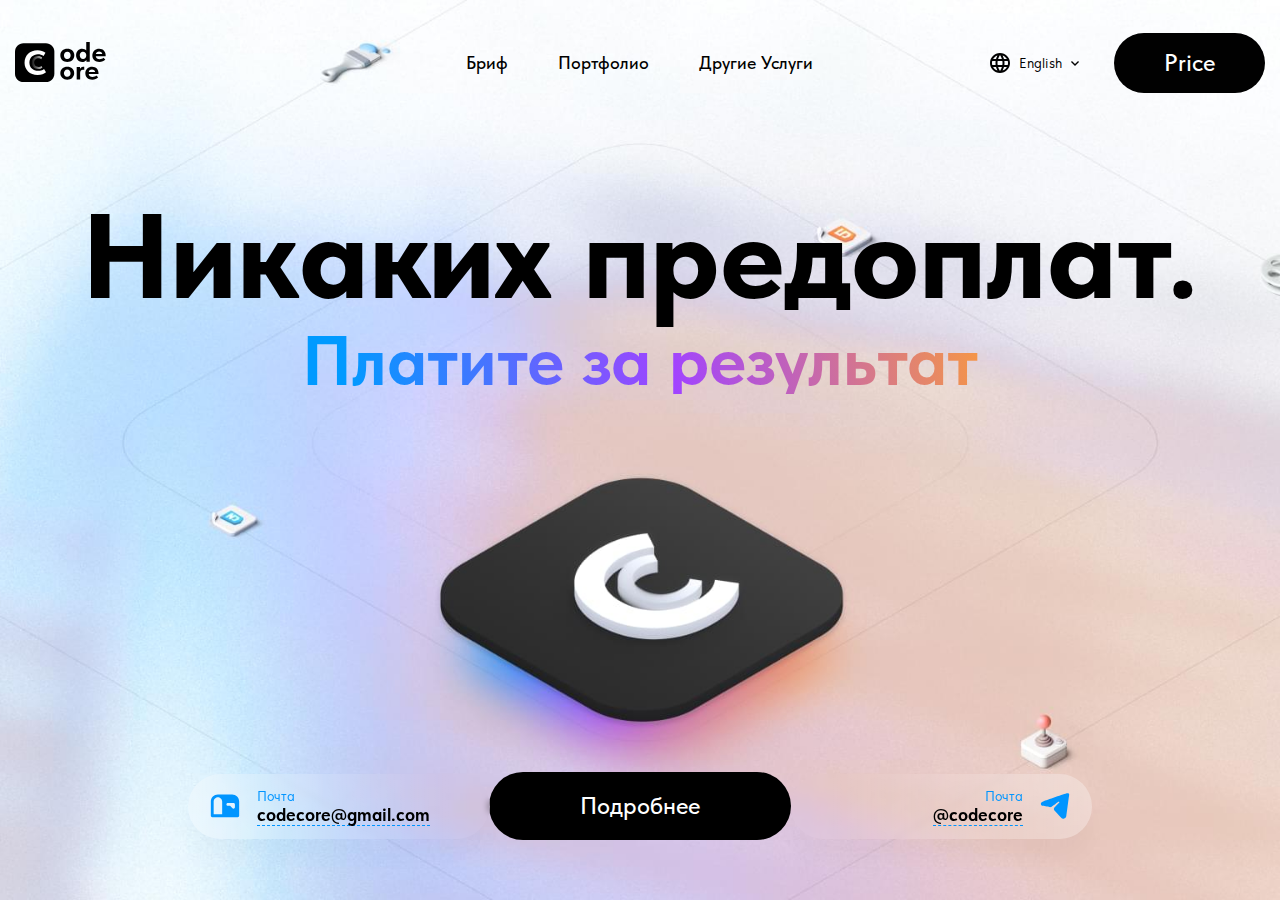
<file: index.html>
<!DOCTYPE html>
<html lang="ru">

<head>
	<meta charset="UTF-8">
	<meta http-equiv="X-UA-Compatible" content="IE=edge">
	<meta name="viewport" content="width=device-width, initial-scale=1.0">
	<link rel="stylesheet" href="css/style.min.css?_v=20230506172841">
	<title>Главная</title>
</head>

<body>
	<div class="wrapper">

		<header class="header">
			<div class="header__container _container">

				<div class="header__contacts">
					<a href="#" class="header__logo">
						<img src="img/Logo.svg" alt="Logo">
					</a>
				</div>

				<nav class="header__menu menu">
					<ul class="menu__list">
						<li class="menu__item">
							<a href="#" class="menu__link">Бриф</a>
						</li>
						<li class="menu__item">
							<a href="#" class="menu__link">Портфолио</a>
						</li>
						<li class="menu__item">
							<a href="#" class="menu__link">Другие Услуги</a>
						</li>
					</ul>
				</nav>
				<div class="header__controls">
					<div class="header__language language-header">
						<button type="button" class="language-header__lang">
							English
						</button>
						<ul class="language-header__list">
							<li class="language-header__item">
								<a href="#" class="language-header__link">English</a>
							</li>
							<li class="language-header__item">
								<a href="#" class="language-header__link">English</a>
							</li>
							<li class="language-header__item">
								<a href="#" class="language-header__link">English</a>
							</li>
						</ul>
					</div>
					<a href="#" class="header__price">Price</a>
				</div>
				<button class="header__burger">
					<span></span>
					<span></span>
					<span></span>
				</button>
			</div>
		</header>

		<main class="main">
			<section class="home">
				<div class="home__container _container">
					<div class="home__text">
						<h1 class="home__title">Никаких предоплат.</h1>
						<h2 class="home__sub-title">Платите за результат</h2>
					</div>
					<div class="home__footer">
						<div class="home__social">
							<div class="home__icon">
								<svg width="34" height="34" viewBox="0 0 34 34" fill="none" xmlns="http://www.w3.org/2000/svg">
									<path d="M9.91512 5.53394C6.00314 5.53394 2.83179 8.70585 2.83179 12.6173V26.74C2.83179 27.522 3.46674 28.1553 4.24845 28.1567L29.7484 28.2006C30.5316 28.202 31.1651 27.5674 31.1651 26.7839V12.6173C31.1651 8.70585 27.9938 5.53394 24.0818 5.53394H9.91512ZM9.91512 8.36727C11.8749 8.36727 14.1651 10.2359 14.1651 12.6173V25.3673L5.66512 25.278V12.6173C5.66512 10.2359 7.9553 8.36727 9.91512 8.36727ZM19.8318 14.0339H25.4984C26.2809 14.0339 26.9151 14.6686 26.9151 15.4506V18.2839C26.9151 19.5462 25.3727 20.195 24.4803 19.3025L22.0453 16.8673H19.8318C19.0494 16.8673 18.4151 16.2326 18.4151 15.4506C18.4151 14.6686 19.0494 14.0339 19.8318 14.0339Z" fill="#0095FF" />
								</svg>
							</div>
							<div class="home__info">
								<div class="home__name">Почта</div>
								<a href="mailto:codecore@gmail.com" class="home__link">codecore@gmail.com</a>
							</div>
						</div>
						<div class="home__button">
							<a href="page.html" class="home__more">Подробнее</a>
						</div>
						<div class="home__social home__social_reverse">
							<div class="home__info">
								<div class="home__name">Почта</div>
								<a href="#" class="home__link">@codecore</a>
							</div>
							<div class="home__icon">
								<svg width="34" height="34" viewBox="0 0 34 34" fill="none" xmlns="http://www.w3.org/2000/svg">
									<path d="M5.70941 12.1875C7.59358 11.533 27.6012 4.70182 28.6212 4.34907C29.0178 4.21166 29.4159 4.13374 29.7814 4.15357C30.1158 4.17199 30.4232 4.27257 30.6796 4.48366C31.055 4.79249 31.174 5.17357 31.1839 5.58157C31.1938 5.95556 31.1131 6.35365 31.0536 6.74181C30.8184 8.28881 28.5744 25.7039 28.3902 26.8613C28.1735 28.2298 27.2541 29.6748 25.5598 29.6479C24.6984 29.6337 24.0397 29.4354 22.9927 28.3984C21.4047 26.8245 17.9862 23.1964 16.4378 21.4652C15.6686 20.6039 15.7323 19.4097 16.3302 18.724C16.7183 18.2792 19.7486 15.3169 21.1511 13.8294C21.4585 13.5036 21.2757 13.0092 21.1072 12.8377C20.9443 12.672 20.4853 12.5615 20.2104 12.7811C18.2583 14.3408 14.3171 17.2846 13.7943 17.6346C13.1625 18.0581 12.185 18.2296 11.369 18.0695C10.553 17.9094 4.49957 16.8667 4.49957 16.8667C3.88332 16.7534 2.86192 16.0791 2.85342 14.7346C2.84634 13.3279 4.13549 12.7343 5.70941 12.1875Z" fill="#0095FF" />
								</svg>
							</div>
						</div>
					</div>
				</div>
			</section>
		</main>

	</div>



	<script src="js/app.min.js?_v=20230506172841"></script>
</body>

</html>
</file>
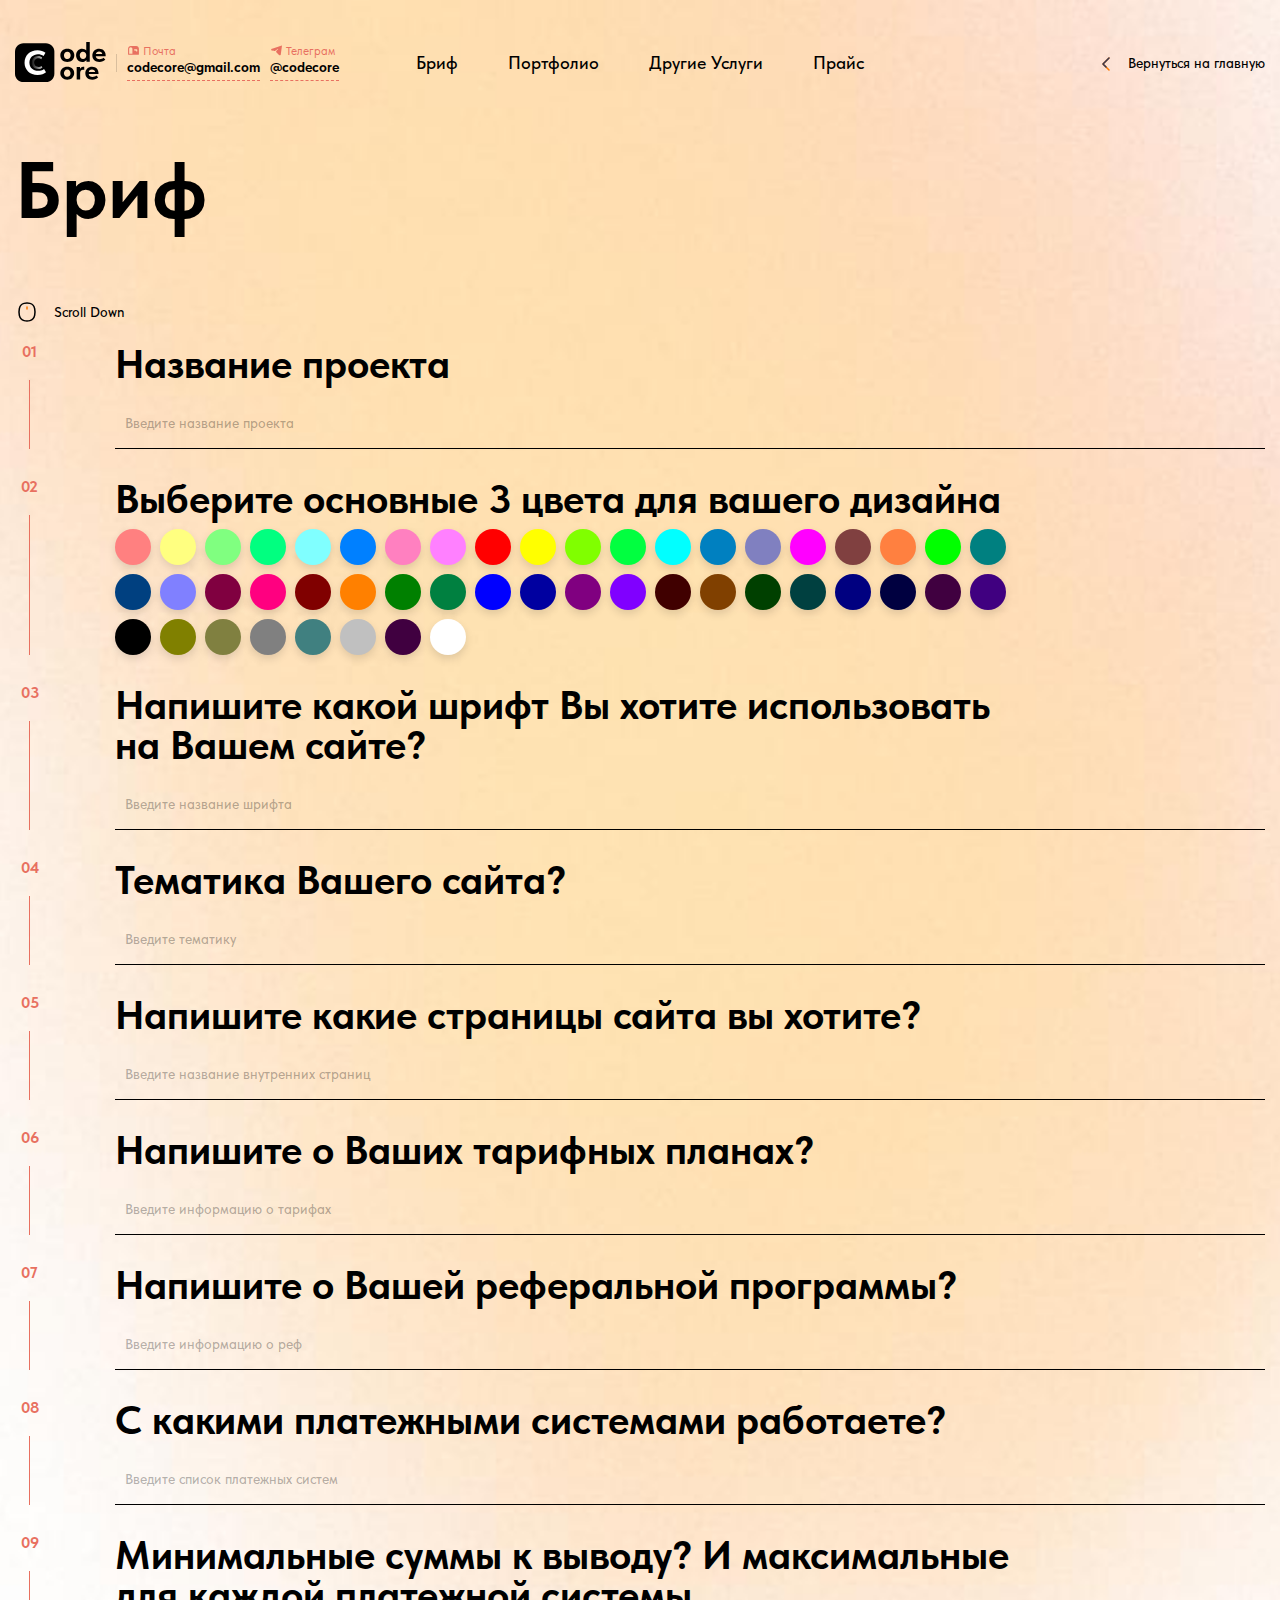
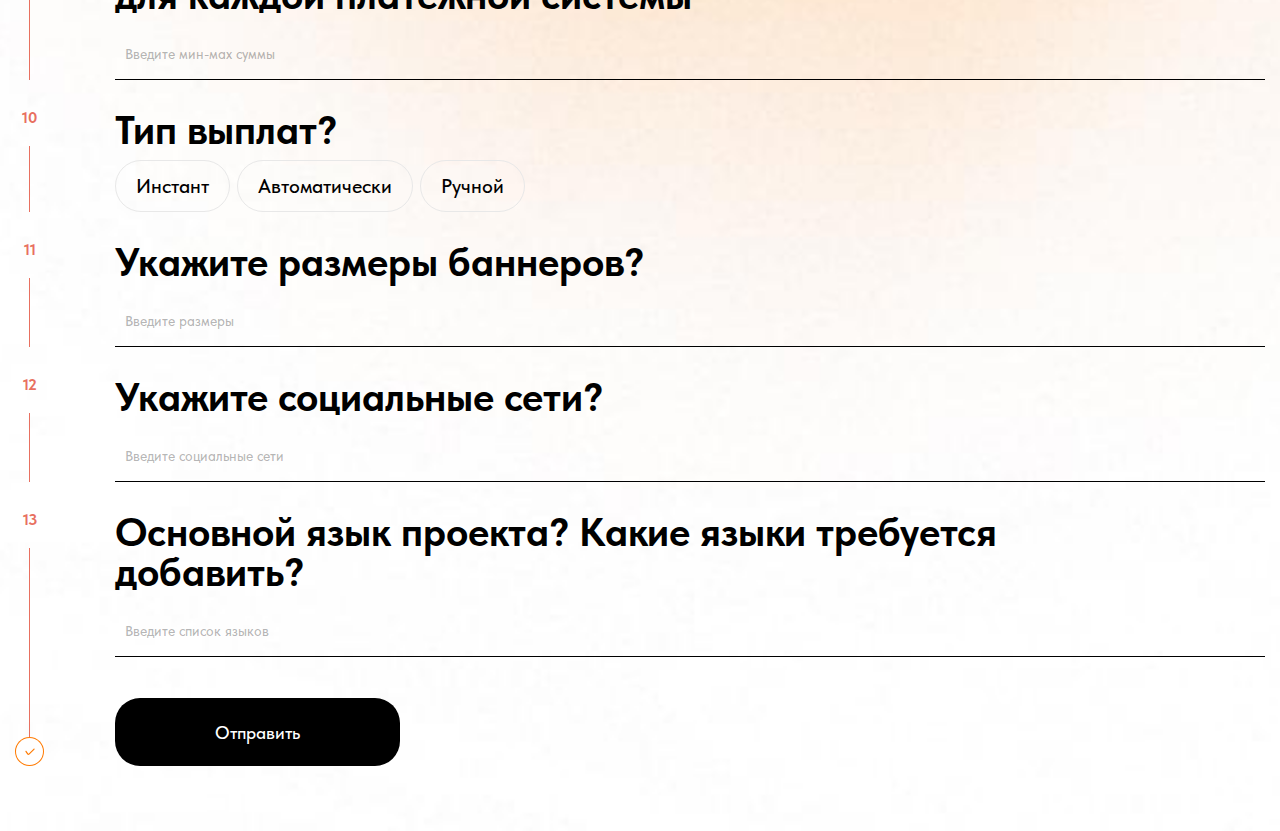
<file: brief.html>
<!DOCTYPE html>
<html lang="ru">

<head>
	<meta charset="UTF-8">
	<meta http-equiv="X-UA-Compatible" content="IE=edge">
	<meta name="viewport" content="width=device-width, initial-scale=1.0">
	<link rel="stylesheet" href="css/style.min.css?_v=20230506172841">
	<title>Главная</title>
</head>

<body>
	<div class="wrapper">

		<header class="header _orange">
			<div class="header__container _container">
				<div class="header__contacts">
					<a href="#" class="header__logo">
						<img src="img/Logo.svg" alt="Logo">
					</a>
					<div data-da=".menu, 767.98, last" class="header__list">
						<div class="header__item">
							<div class="header__name">
								<span>
									<svg width="13" height="13" viewBox="0 0 13 13" fill="none" xmlns="http://www.w3.org/2000/svg">
										<path d="M3.79107 2.11594C2.29532 2.11594 1.08274 3.32873 1.08274 4.82427V10.2241C1.08274 10.5231 1.32552 10.7653 1.62441 10.7658L11.3744 10.7826C11.6738 10.7831 11.9161 10.5405 11.9161 10.2409V4.82427C11.9161 3.32873 10.7035 2.11594 9.20774 2.11594H3.79107ZM3.79107 3.19927C4.54041 3.19927 5.41607 3.91373 5.41607 4.82427V9.69927L2.16607 9.66515V4.82427C2.16607 3.91373 3.04173 3.19927 3.79107 3.19927ZM7.58274 5.36594H9.7494C10.0486 5.36594 10.2911 5.6086 10.2911 5.9076V6.99094C10.2911 7.47356 9.70131 7.72164 9.36011 7.38039L8.42909 6.44927H7.58274C7.28358 6.44927 7.04107 6.2066 7.04107 5.9076C7.04107 5.6086 7.28358 5.36594 7.58274 5.36594Z" fill="#0095FF" />
									</svg>
								</span>
								Почта
							</div>
							<a href="mailto:codecore@gmail.com" class="header__link">codecore@gmail.com</a>
						</div>
						<div class="header__item">
							<div class="header__name">
								<span>
									<svg width="13" height="13" viewBox="0 0 13 13" fill="none" xmlns="http://www.w3.org/2000/svg">
										<path d="M2.18301 4.65993C2.90343 4.40968 10.5534 1.79777 10.9434 1.6629C11.0951 1.61035 11.2473 1.58056 11.387 1.58814C11.5148 1.59519 11.6324 1.63365 11.7304 1.71435C11.874 1.83244 11.9195 1.97814 11.9233 2.13414C11.9271 2.27714 11.8962 2.42935 11.8734 2.57777C11.7835 3.16927 10.9255 9.82797 10.8551 10.2705C10.7722 10.7938 10.4207 11.3463 9.77285 11.336C9.44352 11.3306 9.19163 11.2547 8.79134 10.8582C8.18413 10.2564 6.87709 8.86922 6.28505 8.20731C5.99093 7.87798 6.01531 7.42135 6.24389 7.15919C6.39231 6.9891 7.55093 5.85649 8.08718 5.28774C8.20472 5.16315 8.13485 4.9741 8.07039 4.90856C8.0081 4.84519 7.8326 4.80293 7.72752 4.88689C6.9811 5.48327 5.47418 6.60885 5.2743 6.74264C5.03272 6.9046 4.65897 6.97014 4.34697 6.90893C4.03497 6.84772 1.72042 6.44906 1.72042 6.44906C1.4848 6.40572 1.09426 6.14789 1.09101 5.63385C1.08831 5.09597 1.58122 4.86901 2.18301 4.65993Z" fill="#0095FF" />
									</svg>
								</span>
								Телеграм
							</div>
							<a href="#" class="header__link">@codecore</a>
						</div>
					</div>
				</div>

				<nav class="header__menu menu">
					<ul class="menu__list">
						<li class="menu__item">
							<a href="#" class="menu__link">Бриф</a>
						</li>
						<li class="menu__item">
							<a href="#" class="menu__link">Портфолио</a>
						</li>
						<li class="menu__item">
							<a href="#" class="menu__link">Другие Услуги</a>
						</li>
						<li class="menu__item">
							<a href="#" class="menu__link">Прайс</a>
						</li>
					</ul>
				</nav>
				<div class="header__controls">
					<a href="#" class="header__return">
						<span>
							<svg width="8" height="14" viewBox="0 0 8 14" fill="none" xmlns="http://www.w3.org/2000/svg">
								<path d="M7 13L4 10L1 7L7 1" stroke="#FF7A00" stroke-width="1.5" stroke-linecap="round" stroke-linejoin="round" />
								<path d="M7 1L1 7L4 10" stroke="#363853" stroke-width="1.5" stroke-linecap="round" stroke-linejoin="round" />
							</svg>
						</span>
						Вернуться на главную
					</a>
				</div>
				<button class="header__burger">
					<span></span>
					<span></span>
					<span></span>
				</button>
			</div>
		</header>

		<main class="main">
			<section class="brief">
				<div class="brief__container _container">
					<h2 class="brief__title title">Бриф</h2>
					<div class="brief__body">
						<div class="brief__scroll-down scroll-down">
							<span>
								<svg width="24" height="24" viewBox="0 0 24 24" fill="none" xmlns="http://www.w3.org/2000/svg">
									<path d="M9.08393 20.6215C6.72938 19.9998 4.92802 18.1003 4.43096 15.7151L4.33598 15.2593C3.88801 13.1095 3.88801 10.8905 4.33598 8.74072L4.43096 8.28494C4.92801 5.89968 6.72938 4.0002 9.08394 3.3785C10.9953 2.87383 13.0047 2.87383 14.9161 3.3785C17.2706 4.00019 19.072 5.89968 19.569 8.28494L19.664 8.74072C20.112 10.8905 20.112 13.1095 19.664 15.2593L19.569 15.7151C19.072 18.1003 17.2706 19.9998 14.9161 20.6215C13.0047 21.1262 10.9953 21.1262 9.08393 20.6215Z" stroke="black" stroke-width="1.5" />
									<path d="M12 7L12 9" stroke="#FF7A00" stroke-width="1.5" stroke-linecap="round" />
								</svg>
							</span>
							Scroll Down
						</div>
						<form action="#" class="brief__form form-brief">
							<div class="form-brief__body">
								<div class="form-brief__block">
									<div class="form-brief__progress">
										<div class="form-brief__progress-number">
											01
										</div>
									</div>
									<div class="form-brief__block-wrapper">
										<div class="form-brief__name">Название проекта</div>
										<div class="form-brief__field">
											<input autocomplete="off" type="text" placeholder="Введите название проекта" class="form-brief__input">
										</div>
									</div>

								</div>
								<div class="form-brief__block">
									<div class="form-brief__progress">
										<div class="form-brief__progress-number">
											02
										</div>
									</div>
									<div class="form-brief__block-wrapper">
										<div class="form-brief__name">Выберите основные 3 цвета для вашего дизайна</div>
										<div class="form-brief__colors">
											<div style="background: #FF8080;" class="form-brief__color"></div>
											<div style="background: #FFFF80;" class="form-brief__color"></div>
											<div style="background: #80FF80;" class="form-brief__color"></div>
											<div style="background: #01FF80;" class="form-brief__color"></div>
											<div style="background: #80FFFF;" class="form-brief__color"></div>
											<div style="background: #0080FF;" class="form-brief__color"></div>
											<div style="background: #FF80C0;" class="form-brief__color"></div>
											<div style="background: #FF80FF;" class="form-brief__color"></div>
											<div style="background: #FF0000;" class="form-brief__color"></div>
											<div style="background: #FFFF00;" class="form-brief__color"></div>
											<div style="background: #80FF00;" class="form-brief__color"></div>
											<div style="background: #01FF40;" class="form-brief__color"></div>
											<div style="background: #01FFFF;" class="form-brief__color"></div>
											<div style="background: #0080C0;" class="form-brief__color"></div>
											<div style="background: #8080C0;" class="form-brief__color"></div>
											<div style="background: #FF00FF;" class="form-brief__color"></div>
											<div style="background: #804040;" class="form-brief__color"></div>
											<div style="background: #FF8040;" class="form-brief__color"></div>
											<div style="background: #01FF00;" class="form-brief__color"></div>
											<div style="background: #008080;" class="form-brief__color"></div>
											<div style="background: #004080;" class="form-brief__color"></div>
											<div style="background: #8080FF;" class="form-brief__color"></div>
											<div style="background: #800040;" class="form-brief__color"></div>
											<div style="background: #FF0080;" class="form-brief__color"></div>
											<div style="background: #800000;" class="form-brief__color"></div>
											<div style="background: #FF8000;" class="form-brief__color"></div>
											<div style="background: #008000;" class="form-brief__color"></div>
											<div style="background: #008040;" class="form-brief__color"></div>
											<div style="background: #0000FF;" class="form-brief__color"></div>
											<div style="background: #0000A0;" class="form-brief__color"></div>
											<div style="background: #800080;" class="form-brief__color"></div>
											<div style="background: #8000FF;" class="form-brief__color"></div>
											<div style="background: #400000;" class="form-brief__color"></div>
											<div style="background: #804000;" class="form-brief__color"></div>
											<div style="background: #004000;" class="form-brief__color"></div>
											<div style="background: #004040;" class="form-brief__color"></div>
											<div style="background: #000080;" class="form-brief__color"></div>
											<div style="background: #000040;" class="form-brief__color"></div>
											<div style="background: #400040;" class="form-brief__color"></div>
											<div style="background: #400080;" class="form-brief__color"></div>
											<div style="background: #000000;" class="form-brief__color"></div>
											<div style="background: #808000;" class="form-brief__color"></div>
											<div style="background: #808040;" class="form-brief__color"></div>
											<div style="background: #808080;" class="form-brief__color"></div>
											<div style="background: #408080;" class="form-brief__color"></div>
											<div style="background: #C0C0C0;" class="form-brief__color"></div>
											<div style="background: #400040;" class="form-brief__color"></div>
											<div style="background: #FFFFFF;" class="form-brief__color"></div>
										</div>
									</div>
								</div>
								<div class="form-brief__block">
									<div class="form-brief__progress">
										<div class="form-brief__progress-number">
											03
										</div>
									</div>
									<div class="form-brief__block-wrapper">
										<div class="form-brief__name">Напишите какой шрифт Вы хотите использовать на Вашем сайте?</div>
										<div class="form-brief__field">
											<input autocomplete="off" type="text" placeholder="Введите название шрифта" class="form-brief__input">
										</div>
									</div>
								</div>
								<div class="form-brief__block">
									<div class="form-brief__progress">
										<div class="form-brief__progress-number">
											04
										</div>
									</div>
									<div class="form-brief__block-wrapper">
										<div class="form-brief__name">Тематика Вашего сайта?</div>
										<div class="form-brief__field">
											<input autocomplete="off" type="text" placeholder="Введите тематику" class="form-brief__input">
										</div>
									</div>
								</div>
								<div class="form-brief__block">
									<div class="form-brief__progress">
										<div class="form-brief__progress-number">
											05
										</div>
									</div>
									<div class="form-brief__block-wrapper">
										<div class="form-brief__name">Напишите какие страницы сайта вы хотите?</div>
										<div class="form-brief__field">
											<input autocomplete="off" type="text" placeholder="Введите название внутренних страниц" class="form-brief__input">
										</div>
									</div>
								</div>
								<div class="form-brief__block">
									<div class="form-brief__progress">
										<div class="form-brief__progress-number">
											06
										</div>
									</div>
									<div class="form-brief__block-wrapper">
										<div class="form-brief__name">Напишите о Ваших тарифных планах?</div>
										<div class="form-brief__field">
											<input autocomplete="off" type="text" placeholder="Введите информацию о тарифах" class="form-brief__input">
										</div>
									</div>
								</div>
								<div class="form-brief__block">
									<div class="form-brief__progress">
										<div class="form-brief__progress-number">
											07
										</div>
									</div>
									<div class="form-brief__block-wrapper">
										<div class="form-brief__name">Напишите о Вашей реферальной программы?</div>
										<div class="form-brief__field">
											<input autocomplete="off" type="text" placeholder="Введите информацию о реф" class="form-brief__input">
										</div>
									</div>
								</div>
								<div class="form-brief__block">
									<div class="form-brief__progress">
										<div class="form-brief__progress-number">
											08
										</div>
									</div>
									<div class="form-brief__block-wrapper">
										<div class="form-brief__name">С какими платежными системами работаете?</div>
										<div class="form-brief__field">
											<input autocomplete="off" type="text" placeholder="Введите список платежных систем" class="form-brief__input">
										</div>
									</div>
								</div>
								<div class="form-brief__block">
									<div class="form-brief__progress">
										<div class="form-brief__progress-number">
											09
										</div>
									</div>
									<div class="form-brief__block-wrapper">
										<div class="form-brief__name">Минимальные суммы к выводу? И максимальные для каждой платежной системы</div>
										<div class="form-brief__field">
											<input autocomplete="off" type="text" placeholder="Введите мин-мах суммы" class="form-brief__input">
										</div>
									</div>
								</div>
								<div class="form-brief__block">
									<div class="form-brief__progress">
										<div class="form-brief__progress-number">
											10
										</div>
									</div>
									<div class="form-brief__block-wrapper">
										<div class="form-brief__name">Тип выплат?</div>
										<div class="form-brief__check">
											<div class="form-brief__check-box">
												<input name="payment" id="instant" type="radio" class="form-brief__radio">
												<label for="instant" class="form-brief__radio-label">Инстант</label>
											</div>
											<div class="form-brief__check-box">
												<input name="payment" id="auto" type="radio" class="form-brief__radio">
												<label for="auto" class="form-brief__radio-label">Автоматически</label>
											</div>
											<div class="form-brief__check-box">
												<input name="payment" id="hand" type="radio" class="form-brief__radio">
												<label for="hand" class="form-brief__radio-label">Ручной</label>
											</div>
										</div>
									</div>
								</div>
								<div class="form-brief__block">
									<div class="form-brief__progress">
										<div class="form-brief__progress-number">
											11
										</div>
									</div>
									<div class="form-brief__block-wrapper">
										<div class="form-brief__name">Укажите размеры баннеров?</div>
										<div class="form-brief__field">
											<input autocomplete="off" type="text" placeholder="Введите размеры" class="form-brief__input">
										</div>
									</div>
								</div>
								<div class="form-brief__block">
									<div class="form-brief__progress">
										<div class="form-brief__progress-number">
											12
										</div>
									</div>
									<div class="form-brief__block-wrapper">
										<div class="form-brief__name">Укажите социальные сети?</div>
										<div class="form-brief__field">
											<input autocomplete="off" type="text" placeholder="Введите социальные сети" class="form-brief__input">
										</div>
									</div>
								</div>
								<div class="form-brief__block">
									<div class="form-brief__progress">
										<div class="form-brief__progress-number">
											13
										</div>
									</div>
									<div class="form-brief__block-wrapper">
										<div class="form-brief__name">Основной язык проекта? Какие языки требуется добавить?</div>
										<div class="form-brief__field">
											<input autocomplete="off" type="text" placeholder="Введите список языков" class="form-brief__input">
										</div>
									</div>
								</div>
							</div>
							<div class="form-brief__button">
								<div class="form-brief__complete">
								</div>
								<button class="form-brief__send button">Отправить</button>
							</div>
						</form>
					</div>
				</div>
			</section>
		</main>

	</div>



	<script src="js/app.min.js?_v=20230506172841"></script>
</body>

</html>
</file>
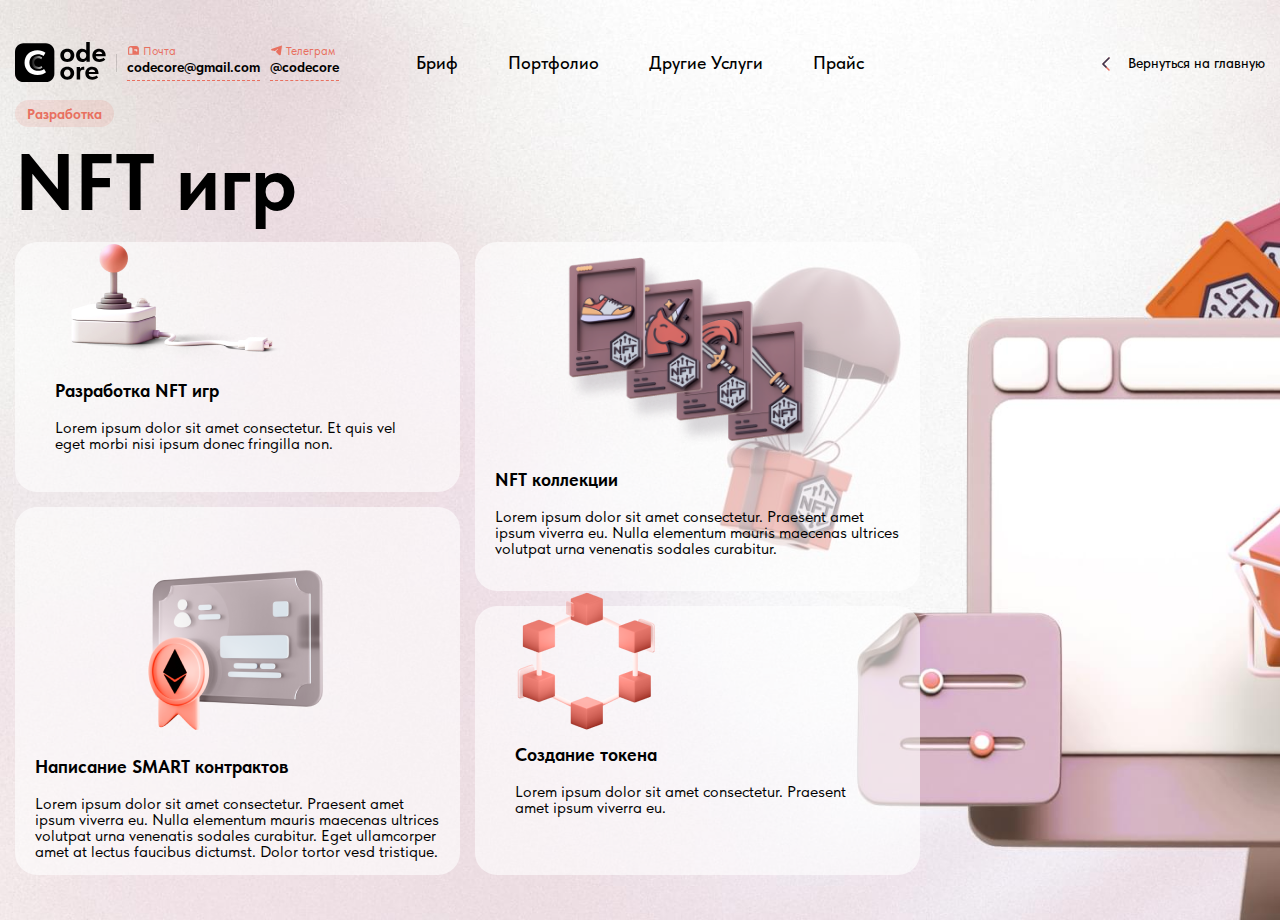
<file: nft-game.html>
<!DOCTYPE html>
<html lang="ru">

<head>
	<meta charset="UTF-8">
	<meta http-equiv="X-UA-Compatible" content="IE=edge">
	<meta name="viewport" content="width=device-width, initial-scale=1.0">
	<link rel="stylesheet" href="css/style.min.css?_v=20230506172841">
	<title>Главная</title>
</head>

<body>
	<div class="wrapper">

		<header class="header _orange">
			<div class="header__container _container">
				<div class="header__contacts">
					<a href="#" class="header__logo">
						<img src="img/Logo.svg" alt="Logo">
					</a>
					<div data-da=".menu, 767.98, last" class="header__list">
						<div class="header__item">
							<div class="header__name">
								<span>
									<svg width="13" height="13" viewBox="0 0 13 13" fill="none" xmlns="http://www.w3.org/2000/svg">
										<path d="M3.79107 2.11594C2.29532 2.11594 1.08274 3.32873 1.08274 4.82427V10.2241C1.08274 10.5231 1.32552 10.7653 1.62441 10.7658L11.3744 10.7826C11.6738 10.7831 11.9161 10.5405 11.9161 10.2409V4.82427C11.9161 3.32873 10.7035 2.11594 9.20774 2.11594H3.79107ZM3.79107 3.19927C4.54041 3.19927 5.41607 3.91373 5.41607 4.82427V9.69927L2.16607 9.66515V4.82427C2.16607 3.91373 3.04173 3.19927 3.79107 3.19927ZM7.58274 5.36594H9.7494C10.0486 5.36594 10.2911 5.6086 10.2911 5.9076V6.99094C10.2911 7.47356 9.70131 7.72164 9.36011 7.38039L8.42909 6.44927H7.58274C7.28358 6.44927 7.04107 6.2066 7.04107 5.9076C7.04107 5.6086 7.28358 5.36594 7.58274 5.36594Z" fill="#0095FF" />
									</svg>
								</span>
								Почта
							</div>
							<a href="mailto:codecore@gmail.com" class="header__link">codecore@gmail.com</a>
						</div>
						<div class="header__item">
							<div class="header__name">
								<span>
									<svg width="13" height="13" viewBox="0 0 13 13" fill="none" xmlns="http://www.w3.org/2000/svg">
										<path d="M2.18301 4.65993C2.90343 4.40968 10.5534 1.79777 10.9434 1.6629C11.0951 1.61035 11.2473 1.58056 11.387 1.58814C11.5148 1.59519 11.6324 1.63365 11.7304 1.71435C11.874 1.83244 11.9195 1.97814 11.9233 2.13414C11.9271 2.27714 11.8962 2.42935 11.8734 2.57777C11.7835 3.16927 10.9255 9.82797 10.8551 10.2705C10.7722 10.7938 10.4207 11.3463 9.77285 11.336C9.44352 11.3306 9.19163 11.2547 8.79134 10.8582C8.18413 10.2564 6.87709 8.86922 6.28505 8.20731C5.99093 7.87798 6.01531 7.42135 6.24389 7.15919C6.39231 6.9891 7.55093 5.85649 8.08718 5.28774C8.20472 5.16315 8.13485 4.9741 8.07039 4.90856C8.0081 4.84519 7.8326 4.80293 7.72752 4.88689C6.9811 5.48327 5.47418 6.60885 5.2743 6.74264C5.03272 6.9046 4.65897 6.97014 4.34697 6.90893C4.03497 6.84772 1.72042 6.44906 1.72042 6.44906C1.4848 6.40572 1.09426 6.14789 1.09101 5.63385C1.08831 5.09597 1.58122 4.86901 2.18301 4.65993Z" fill="#0095FF" />
									</svg>
								</span>
								Телеграм
							</div>
							<a href="#" class="header__link">@codecore</a>
						</div>
					</div>
				</div>

				<nav class="header__menu menu">
					<ul class="menu__list">
						<li class="menu__item">
							<a href="#" class="menu__link">Бриф</a>
						</li>
						<li class="menu__item">
							<a href="#" class="menu__link">Портфолио</a>
						</li>
						<li class="menu__item">
							<a href="#" class="menu__link">Другие Услуги</a>
						</li>
						<li class="menu__item">
							<a href="#" class="menu__link">Прайс</a>
						</li>
					</ul>
				</nav>
				<div class="header__controls">
					<a href="#" class="header__return">
						<span>
							<svg width="8" height="14" viewBox="0 0 8 14" fill="none" xmlns="http://www.w3.org/2000/svg">
								<path d="M7 13L4 10L1 7L7 1" stroke="#E87060" stroke-width="1.5" stroke-linecap="round" stroke-linejoin="round" />
								<path d="M7 1L1 7L4 10" stroke="#363853" stroke-width="1.5" stroke-linecap="round" stroke-linejoin="round" />
							</svg>
						</span>
						Вернуться на главную
					</a>
				</div>
				<button class="header__burger">
					<span></span>
					<span></span>
					<span></span>
				</button>
			</div>
		</header>

		<main class="main">
			<section class="nft-game">
				<div class="nft-game__container _container">
					<div class="nft-game__text">
						<h4 class="nft-game__additionally additionally">
							<span>Разработка</span>
						</h4>
						<h1 class="nft-game__title title">
							<span>
								NFT игр
							</span>
						</h1>
					</div>
					<div class="nft-game__body">
						<div class="nft-game__column">
							<div class="nft-game__item nft-game__item_small">
								<div class="nft-game__image">
									<img src="img/nft-game/image-1.png" alt="Image">
								</div>
								<h4 class="nft-game__name item-name">Разработка NFT игр</h4>
								<div class="nft-game__description item-description">
									Lorem ipsum dolor sit amet consectetur. Et quis vel eget morbi nisi ipsum donec fringilla non.
								</div>
							</div>
							<div class="nft-game__item">
								<div class="nft-game__image">
									<img src="img/nft-game/image-2.png" alt="Image">
								</div>
								<h4 class="nft-game__name item-name">Написание SMART контрактов</h4>
								<div class="nft-game__description item-description">
									Lorem ipsum dolor sit amet consectetur. Praesent amet ipsum viverra eu. Nulla elementum mauris maecenas ultrices volutpat urna venenatis sodales curabitur. Eget ullamcorper amet at lectus faucibus dictumst. Dolor tortor vesd tristique.
								</div>
							</div>
						</div>
						<div class="nft-game__column">
							<div class="nft-game__item">
								<div class="nft-game__image">
									<img src="img/nft-game/image-3.png" alt="Image">
								</div>
								<h4 class="nft-game__name item-name">NFT коллекции</h4>
								<div class="nft-game__description item-description">
									Lorem ipsum dolor sit amet consectetur. Praesent amet ipsum viverra eu. Nulla elementum mauris maecenas ultrices volutpat urna venenatis sodales curabitur.
								</div>
							</div>
							<div class="nft-game__item nft-game__item_small">
								<div class="nft-game__image">
									<img src="img/nft-game/image-4.png" alt="Image">
								</div>
								<h4 class="nft-game__name item-name">Создание токена</h4>
								<div class="nft-game__description item-description">
									Lorem ipsum dolor sit amet consectetur. Praesent amet ipsum viverra eu.
								</div>
							</div>
						</div>
					</div>
				</div>
			</section>
		</main>

	</div>



	<script src="js/app.min.js?_v=20230506172841"></script>
</body>

</html>
</file>
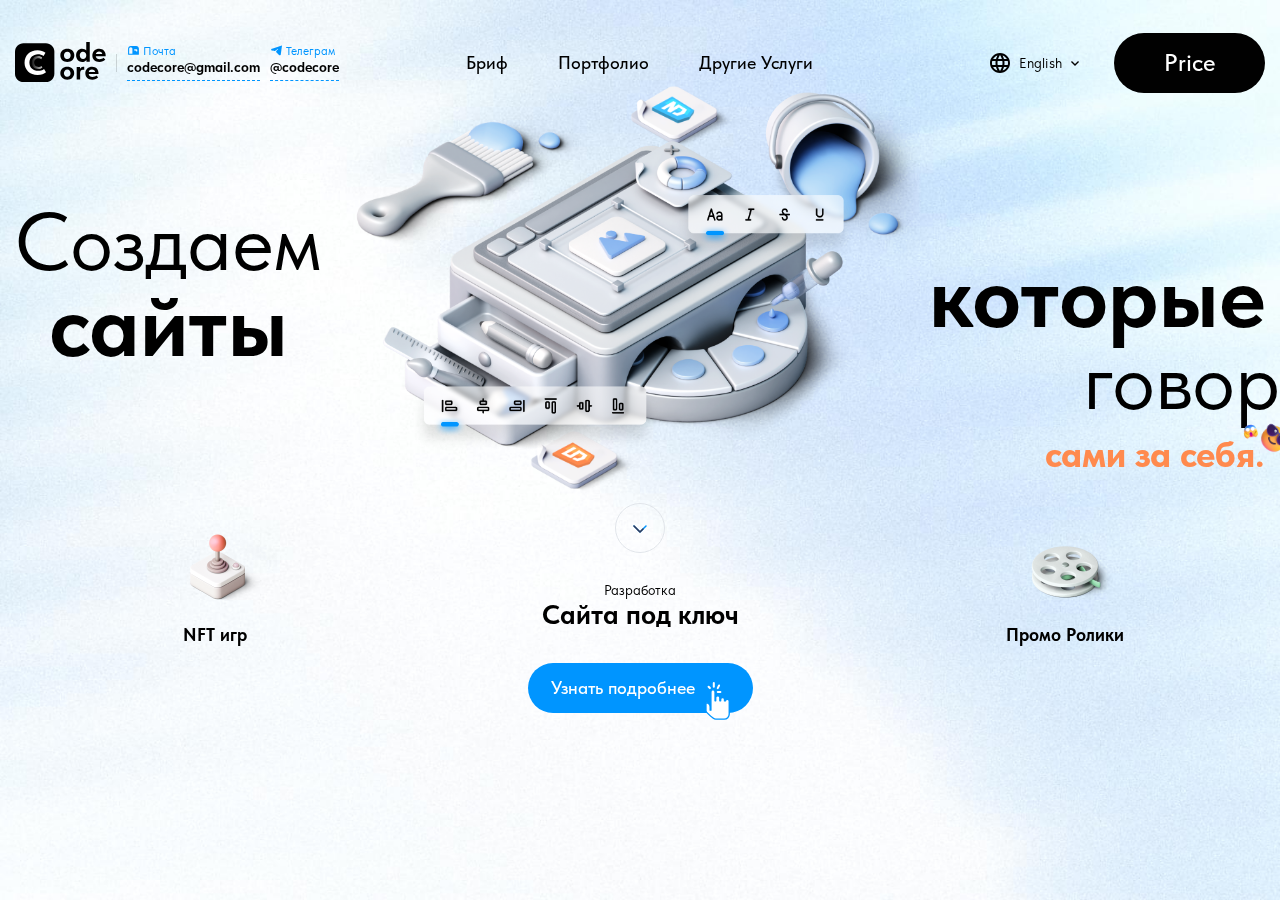
<file: page.html>
<!DOCTYPE html>
<html lang="ru">

<head>
	<meta charset="UTF-8">
	<meta http-equiv="X-UA-Compatible" content="IE=edge">
	<meta name="viewport" content="width=device-width, initial-scale=1.0">
	<link rel="stylesheet" href="css/style.min.css?_v=20230508121411">
	<title>Главная</title>
</head>

<body>
	<div class="wrapper">

		<header class="header">
			<div class="header__container _container">

				<div class="header__contacts">
					<a href="#" class="header__logo">
						<img src="img/Logo.svg" alt="Logo">
					</a>
					<div data-da=".menu, 767.98, last" class="header__list">
						<div class="header__item">
							<div class="header__name">
								<span>
									<svg width="13" height="13" viewBox="0 0 13 13" fill="none" xmlns="http://www.w3.org/2000/svg">
										<path d="M3.79107 2.11594C2.29532 2.11594 1.08274 3.32873 1.08274 4.82427V10.2241C1.08274 10.5231 1.32552 10.7653 1.62441 10.7658L11.3744 10.7826C11.6738 10.7831 11.9161 10.5405 11.9161 10.2409V4.82427C11.9161 3.32873 10.7035 2.11594 9.20774 2.11594H3.79107ZM3.79107 3.19927C4.54041 3.19927 5.41607 3.91373 5.41607 4.82427V9.69927L2.16607 9.66515V4.82427C2.16607 3.91373 3.04173 3.19927 3.79107 3.19927ZM7.58274 5.36594H9.7494C10.0486 5.36594 10.2911 5.6086 10.2911 5.9076V6.99094C10.2911 7.47356 9.70131 7.72164 9.36011 7.38039L8.42909 6.44927H7.58274C7.28358 6.44927 7.04107 6.2066 7.04107 5.9076C7.04107 5.6086 7.28358 5.36594 7.58274 5.36594Z" fill="#0095FF" />
									</svg>
								</span>
								Почта
							</div>
							<a href="mailto:codecore@gmail.com" class="header__link">codecore@gmail.com</a>
						</div>
						<div class="header__item">
							<div class="header__name">
								<span>
									<svg width="13" height="13" viewBox="0 0 13 13" fill="none" xmlns="http://www.w3.org/2000/svg">
										<path d="M2.18301 4.65993C2.90343 4.40968 10.5534 1.79777 10.9434 1.6629C11.0951 1.61035 11.2473 1.58056 11.387 1.58814C11.5148 1.59519 11.6324 1.63365 11.7304 1.71435C11.874 1.83244 11.9195 1.97814 11.9233 2.13414C11.9271 2.27714 11.8962 2.42935 11.8734 2.57777C11.7835 3.16927 10.9255 9.82797 10.8551 10.2705C10.7722 10.7938 10.4207 11.3463 9.77285 11.336C9.44352 11.3306 9.19163 11.2547 8.79134 10.8582C8.18413 10.2564 6.87709 8.86922 6.28505 8.20731C5.99093 7.87798 6.01531 7.42135 6.24389 7.15919C6.39231 6.9891 7.55093 5.85649 8.08718 5.28774C8.20472 5.16315 8.13485 4.9741 8.07039 4.90856C8.0081 4.84519 7.8326 4.80293 7.72752 4.88689C6.9811 5.48327 5.47418 6.60885 5.2743 6.74264C5.03272 6.9046 4.65897 6.97014 4.34697 6.90893C4.03497 6.84772 1.72042 6.44906 1.72042 6.44906C1.4848 6.40572 1.09426 6.14789 1.09101 5.63385C1.08831 5.09597 1.58122 4.86901 2.18301 4.65993Z" fill="#0095FF" />
									</svg>
								</span>
								Телеграм
							</div>
							<a href="#" class="header__link">@codecore</a>
						</div>
					</div>
				</div>

				<nav class="header__menu menu">
					<ul class="menu__list">
						<li class="menu__item">
							<a href="#" class="menu__link">Бриф</a>
						</li>
						<li class="menu__item">
							<a href="#" class="menu__link">Портфолио</a>
						</li>
						<li class="menu__item">
							<a href="#" class="menu__link">Другие Услуги</a>
						</li>
					</ul>
				</nav>
				<div class="header__controls">
					<div class="header__language language-header">
						<button type="button" class="language-header__lang">
							English
						</button>
						<ul class="language-header__list">
							<li class="language-header__item">
								<a href="#" class="language-header__link">English</a>
							</li>
							<li class="language-header__item">
								<a href="#" class="language-header__link">English</a>
							</li>
							<li class="language-header__item">
								<a href="#" class="language-header__link">English</a>
							</li>
						</ul>
					</div>
					<a href="#" class="header__price">Price</a>
				</div>
				<button class="header__burger">
					<span></span>
					<span></span>
					<span></span>
				</button>
			</div>
		</header>

		<main class="main">
			<div class="fullpage">
				<div class="fullpage__wrapper">
					<div data-class="_blue" class="fullpage__screen">
						<div class="page">
							<div class="page__container _container">
								<div class="top-page first-page">
									<div class="first-page__text">
										<span class="first-page__span first-page__span_thin">Создаем</span>
										<span class="first-page__span">сайты</span>
									</div>
									<div class="first-page__image">
										<div class="first-page__wrapper">
											<img src="img/pages/first-page/main-img.png" alt="Main">
										</div>
										<div data-prlx-mouse data-prlx-dxr data-prlx-dyr data-prlx-cx="50" class="first-page__decor first-page__decor_1">
											<img src="img/pages/first-page/css.png" alt="css">
										</div>
										<div data-prlx-mouse data-prlx-dxr data-prlx-cy="110" data-prlx-a="30" class="first-page__decor first-page__decor_2">
											<img src="img/pages/first-page/decor-2.png" alt="Decor">
										</div>
										<div data-prlx-mouse data-prlx-dyr data-prlx-cx="70" class="first-page__decor first-page__decor_3">
											<img src="img/pages/first-page/html.png" alt="Decor">
										</div>
										<div data-prlx-mouse data-prlx-dyr data-prlx-cy="80" data-prlx-a="30" class="first-page__decor first-page__decor_4">
											<img src="img/pages/first-page/decor-1.png" alt="Decor">
										</div>

									</div>
									<div class="first-page__text">
										<span class="first-page__span">которые</span>
										<span class="first-page__span first-page__span_thin">говорят</span>
										<span class="first-page__yoursalf">
											<span>сами за себя.</span>
										</span>
									</div>
								</div>
								<div class="page__bottom bottom-page">
									<div class="bottom-page__item">
										<div class="bottom-page__icon">
											<img src="img/pages/item-img-1.png" alt="image">
										</div>
										<div class="bottom-page__name">NFT игр</div>
									</div>
									<div class="bottom-page__item bottom-page__item_more">
										<div class="bottom-page__wrapper">
											<div class="bottom-page__arrow">
												<span>
													<svg width="14" height="8" viewBox="0 0 14 8" fill="none" xmlns="http://www.w3.org/2000/svg">
														<path d="M13 1L10 4L7 7L1 1" stroke="#0095FF" stroke-width="1.5" stroke-linecap="round" stroke-linejoin="round" />
														<path d="M1 1L7 7L10 4" stroke="#363853" stroke-width="1.5" stroke-linecap="round" stroke-linejoin="round" />
													</svg>
												</span>
											</div>
											<div class="bottom-page__text">
												<div class="bottom-page__sub-title">Разработка</div>
												<div class="bottom-page__title">Сайта под ключ</div>
											</div>
											<div class="bottom-page__button cursor-button">
												<a href="#" class="cursor-button__link">Узнать подробнее</a>
											</div>
										</div>
									</div>
									<div class="bottom-page__item">
										<div class="bottom-page__icon">
											<img src="img/pages/item-img-3.png" alt="image">
										</div>
										<div class="bottom-page__name">Промо Ролики</div>
									</div>
								</div>
							</div>
						</div>
					</div>
					<div data-class="_orange" class="fullpage__screen fullpage__screen_second">
						<div class="page">
							<div class="page__container _container">
								<div class="top-page second-page">
									<div class="second-page__text">
										<span class="second-page__span second-page__span_thin">Создай</span>
										<span class="second-page__span">свой</span>
									</div>
									<div class="second-page__image">
										<div class="second-page__wrapper">
											<img src="img/pages/second-page/main.png" alt="Main">
										</div>
										<div class="second-page__decor second-page__decor_1">
											<img src="img/pages/second-page/decor-1.png" alt="css">
										</div>
										<div class="second-page__decor second-page__decor_2">
											<img src="img/pages/second-page/decor-2.png" alt="Decor">
										</div>
										<div class="second-page__decor second-page__decor_3">
											<img src="img/pages/second-page/decor-3.png" alt="Decor">
										</div>
										<div data-prlx-mouse data-prlx-cx="90" class="second-page__decor-wrapper">
											<div class="second-page__decor second-page__decor_4">
												<img src="img/pages/second-page/mouse.png" alt="Decor">
											</div>
										</div>
									</div>
									<div class="second-page__text">
										<span class="second-page__span">уникальный</span>
										<span class="second-page__text-block">
											<span class="second-page__span second-page__span_thin">МИР</span>
											<span class="second-page__special">
												с нашей <span>CodeCore</span> студией!
											</span>
										</span>
									</div>
								</div>
								<div class="page__bottom bottom-page">
									<div class="bottom-page__item bottom-page__item_more">
										<div class="bottom-page__wrapper">
											<div class="bottom-page__arrow">
												<span>
													<svg width="14" height="8" viewBox="0 0 14 8" fill="none" xmlns="http://www.w3.org/2000/svg">
														<path d="M13 1L10 4L7 7L1 1" stroke="#0095FF" stroke-width="1.5" stroke-linecap="round" stroke-linejoin="round" />
														<path d="M1 1L7 7L10 4" stroke="#363853" stroke-width="1.5" stroke-linecap="round" stroke-linejoin="round" />
													</svg>
												</span>
											</div>
											<div class="bottom-page__text">
												<div class="bottom-page__sub-title">Разработка</div>
												<div class="bottom-page__title">NFT Игр</div>
											</div>
											<div class="bottom-page__button cursor-button">
												<a href="#" class="cursor-button__link">Узнать подробнее</a>
											</div>
										</div>
									</div>
									<div class="bottom-page__item">
										<div class="bottom-page__icon">
											<img src="img/pages/item-img-2.png" alt="image">
										</div>
										<div class="bottom-page__name">Сайт под ключ</div>
									</div>
									<div class="bottom-page__item">
										<div class="bottom-page__icon">
											<img src="img/pages/item-img-3.png" alt="image">
										</div>
										<div class="bottom-page__name">Промо Ролики</div>
									</div>
								</div>
							</div>
						</div>
					</div>
					<div data-class="_green" class="fullpage__screen fullpage__screen_third">
						<div class="page">
							<div class="page__container _container">
								<div class="top-page third-page">
									<div class="third-page__text">
										<span class="third-page__span third-page__span_thin">Визуализируйте</span>
										<span class="third-page__span">свой</span>
									</div>
									<div class="third-page__image">
										<div class="third-page__wrapper">
											<img src="img/pages/third-page/main.png" alt="Main">
										</div>
										<div data-prlx-mouse data-prlx-dxr data-prlx-dyr data-prlx-cx="50" class="third-page__decor third-page__decor_1">
											<img src="img/pages/third-page/decor-1.png" alt="css">
										</div>
										<div data-prlx-mouse data-prlx-dxr data-prlx-cy="110" data-prlx-a="30" class="third-page__decor third-page__decor_2">
											<img src="img/pages/third-page/decor-2.png" alt="Decor">
										</div>
										<div data-prlx-mouse data-prlx-dyr data-prlx-cx="70" class="third-page__decor third-page__decor_3">
											<img src="img/pages/third-page/decor-4.png" alt="Decor">
										</div>
										<div data-prlx-mouse data-prlx-cx="50" data-prlx-cy="50" class="third-page__decor third-page__decor_4">
											<img src="img/pages/third-page/cursor.png" alt="Decor">
										</div>
									</div>
									<div class="third-page__text">
										<span class="third-page__span">успех</span>
										<span class="third-page__span third-page__span_thin">с нами!</span>
									</div>
								</div>
								<div class="page__bottom bottom-page">
									<div class="bottom-page__item">
										<div class="bottom-page__icon">
											<img src="img/pages/item-img-1.png" alt="image">
										</div>
										<div class="bottom-page__name">NFT игр</div>
									</div>
									<div class="bottom-page__item">
										<div class="bottom-page__icon">
											<img src="img/pages/item-img-2.png" alt="image">
										</div>
										<div class="bottom-page__name">Сайт под Ключ</div>
									</div>
									<div class="bottom-page__item bottom-page__item_more">
										<div class="bottom-page__wrapper">
											<div class="bottom-page__arrow">
												<span>
													<svg width="14" height="8" viewBox="0 0 14 8" fill="none" xmlns="http://www.w3.org/2000/svg">
														<path d="M13 1L10 4L7 7L1 1" stroke="#0095FF" stroke-width="1.5" stroke-linecap="round" stroke-linejoin="round" />
														<path d="M1 1L7 7L10 4" stroke="#363853" stroke-width="1.5" stroke-linecap="round" stroke-linejoin="round" />
													</svg>
												</span>
											</div>
											<div class="bottom-page__text">
												<div class="bottom-page__sub-title">Разработка</div>
												<div class="bottom-page__title">Промо Ролики</div>
											</div>
											<div class="bottom-page__button cursor-button">
												<a href="#" class="cursor-button__link">Узнать подробнее</a>
											</div>
										</div>
									</div>
								</div>
							</div>
						</div>
					</div>
				</div>
			</div>
		</main>

	</div>



	<script src="js/app.min.js?_v=20230508121411"></script>
</body>

</html>
</file>
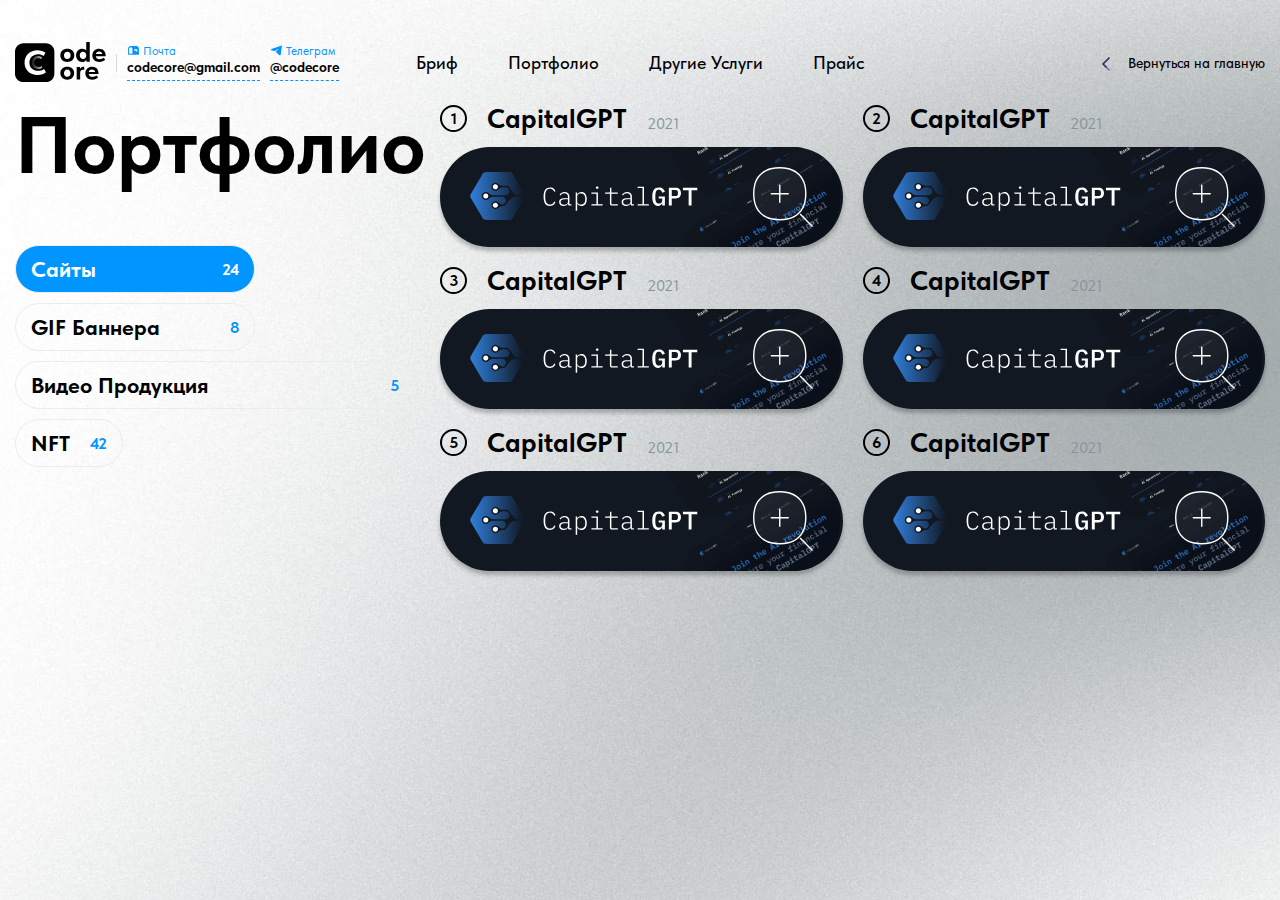
<file: portfolio.html>
<!DOCTYPE html>
<html lang="ru">

<head>
	<meta charset="UTF-8">
	<meta http-equiv="X-UA-Compatible" content="IE=edge">
	<meta name="viewport" content="width=device-width, initial-scale=1.0">
	<link rel="stylesheet" href="css/style.min.css?_v=20230506172841">
	<title>Главная</title>
</head>

<body>
	<div class="wrapper">

		<header class="header">
			<div class="header__container _container">

				<div class="header__contacts">
					<a href="#" class="header__logo">
						<img src="img/Logo.svg" alt="Logo">
					</a>
					<div data-da=".menu, 767.98, last" class="header__list">
						<div class="header__item">
							<div class="header__name">
								<span>
									<svg width="13" height="13" viewBox="0 0 13 13" fill="none" xmlns="http://www.w3.org/2000/svg">
										<path d="M3.79107 2.11594C2.29532 2.11594 1.08274 3.32873 1.08274 4.82427V10.2241C1.08274 10.5231 1.32552 10.7653 1.62441 10.7658L11.3744 10.7826C11.6738 10.7831 11.9161 10.5405 11.9161 10.2409V4.82427C11.9161 3.32873 10.7035 2.11594 9.20774 2.11594H3.79107ZM3.79107 3.19927C4.54041 3.19927 5.41607 3.91373 5.41607 4.82427V9.69927L2.16607 9.66515V4.82427C2.16607 3.91373 3.04173 3.19927 3.79107 3.19927ZM7.58274 5.36594H9.7494C10.0486 5.36594 10.2911 5.6086 10.2911 5.9076V6.99094C10.2911 7.47356 9.70131 7.72164 9.36011 7.38039L8.42909 6.44927H7.58274C7.28358 6.44927 7.04107 6.2066 7.04107 5.9076C7.04107 5.6086 7.28358 5.36594 7.58274 5.36594Z" fill="#0095FF" />
									</svg>
								</span>
								Почта
							</div>
							<a href="mailto:codecore@gmail.com" class="header__link">codecore@gmail.com</a>
						</div>
						<div class="header__item">
							<div class="header__name">
								<span>
									<svg width="13" height="13" viewBox="0 0 13 13" fill="none" xmlns="http://www.w3.org/2000/svg">
										<path d="M2.18301 4.65993C2.90343 4.40968 10.5534 1.79777 10.9434 1.6629C11.0951 1.61035 11.2473 1.58056 11.387 1.58814C11.5148 1.59519 11.6324 1.63365 11.7304 1.71435C11.874 1.83244 11.9195 1.97814 11.9233 2.13414C11.9271 2.27714 11.8962 2.42935 11.8734 2.57777C11.7835 3.16927 10.9255 9.82797 10.8551 10.2705C10.7722 10.7938 10.4207 11.3463 9.77285 11.336C9.44352 11.3306 9.19163 11.2547 8.79134 10.8582C8.18413 10.2564 6.87709 8.86922 6.28505 8.20731C5.99093 7.87798 6.01531 7.42135 6.24389 7.15919C6.39231 6.9891 7.55093 5.85649 8.08718 5.28774C8.20472 5.16315 8.13485 4.9741 8.07039 4.90856C8.0081 4.84519 7.8326 4.80293 7.72752 4.88689C6.9811 5.48327 5.47418 6.60885 5.2743 6.74264C5.03272 6.9046 4.65897 6.97014 4.34697 6.90893C4.03497 6.84772 1.72042 6.44906 1.72042 6.44906C1.4848 6.40572 1.09426 6.14789 1.09101 5.63385C1.08831 5.09597 1.58122 4.86901 2.18301 4.65993Z" fill="#0095FF" />
									</svg>
								</span>
								Телеграм
							</div>
							<a href="#" class="header__link">@codecore</a>
						</div>
					</div>
				</div>

				<nav class="header__menu menu">
					<ul class="menu__list">
						<li class="menu__item">
							<a href="#" class="menu__link">Бриф</a>
						</li>
						<li class="menu__item">
							<a href="#" class="menu__link">Портфолио</a>
						</li>
						<li class="menu__item">
							<a href="#" class="menu__link">Другие Услуги</a>
						</li>
						<li class="menu__item">
							<a href="#" class="menu__link">Прайс</a>
						</li>
					</ul>
				</nav>
				<div class="header__controls">
					<a href="#" class="header__return">
						<span>
							<svg width="8" height="14" viewBox="0 0 8 14" fill="none" xmlns="http://www.w3.org/2000/svg">
								<path d="M7 13L4 10L1 7L7 1" stroke="#9358C1" stroke-width="1.5" stroke-linecap="round" stroke-linejoin="round" />
								<path d="M7 1L1 7L4 10" stroke="#363853" stroke-width="1.5" stroke-linecap="round" stroke-linejoin="round" />
							</svg>
						</span>
						Вернуться на главную
					</a>
				</div>
				<button class="header__burger">
					<span></span>
					<span></span>
					<span></span>
				</button>
			</div>
		</header>

		<main class="main">
			<section class="portfolio">
				<div class="portfolio__container _container">
					<div data-tabs class="portfolio__tabs tabs">
						<div class="tabs__nav">
							<div class="tabs__title title">Портфолио</div>
							<nav data-tabs-titles class="tabs__navigation">
								<button type="button" class="tabs__btn tabs__btn_small _tab-active">
									Сайты
									<span>24</span>
								</button>
								<button type="button" class="tabs__btn tabs__btn_small">
									GIF Баннера
									<span>8</span>
								</button>
								<button type="button" class="tabs__btn tabs__btn_large">
									Видео Продукция
									<span>5</span>
								</button>
								<button type="button" class="tabs__btn">
									NFT
									<span>42</span>
								</button>
							</nav>
						</div>

						<div data-tabs-body class="tabs__content">
							<div class="tabs__body">
								<div class="tabs__wrapper">
									<div class="tabs__item portfolio-item">
										<div class="portfolio-item__header">
											<div class="portfolio-item__number">1</div>
											<div class="portfolio-item__name">CapitalGPT</div>
											<div class="portfolio-item__date">2021</div>
										</div>
										<div class="portfolio-item__body">
											<div style="background: url('img/portfolio/portfolio-item-bg.png')no-repeat center / cover" class="portfolio-item__wrapper">
												<div class="portfolio-item__logo">
													<img src="img/portfolio/logo-portfolio-1.svg" alt="logo">
												</div>
												<a href="img/portfolio/portfolio-image.png" class="portfolio-item__loop">
													<img src="img/portfolio/zoom.svg" alt="Zoom">
												</a>
											</div>
										</div>
									</div>
									<div class="tabs__item portfolio-item">
										<div class="portfolio-item__header">
											<div class="portfolio-item__number">2</div>
											<div class="portfolio-item__name">CapitalGPT</div>
											<div class="portfolio-item__date">2021</div>
										</div>
										<div class="portfolio-item__body">
											<div style="background: url('img/portfolio/portfolio-item-bg.png')no-repeat center / cover" class="portfolio-item__wrapper">
												<div class="portfolio-item__logo">
													<img src="img/portfolio/logo-portfolio-1.svg" alt="logo">
												</div>
												<a href="img/portfolio/portfolio-image.png" class="portfolio-item__loop">
													<img src="img/portfolio/zoom.svg" alt="Zoom">
												</a>
											</div>
										</div>
									</div>
									<div class="tabs__item portfolio-item">
										<div class="portfolio-item__header">
											<div class="portfolio-item__number">3</div>
											<div class="portfolio-item__name">CapitalGPT</div>
											<div class="portfolio-item__date">2021</div>
										</div>
										<div class="portfolio-item__body">
											<div style="background: url('img/portfolio/portfolio-item-bg.png')no-repeat center / cover" class="portfolio-item__wrapper">
												<div class="portfolio-item__logo">
													<img src="img/portfolio/logo-portfolio-1.svg" alt="logo">
												</div>
												<a href="img/portfolio/portfolio-image.png" class="portfolio-item__loop">
													<img src="img/portfolio/zoom.svg" alt="Zoom">
												</a>
											</div>
										</div>
									</div>
									<div class="tabs__item portfolio-item">
										<div class="portfolio-item__header">
											<div class="portfolio-item__number">4</div>
											<div class="portfolio-item__name">CapitalGPT</div>
											<div class="portfolio-item__date">2021</div>
										</div>
										<div class="portfolio-item__body">
											<div style="background: url('img/portfolio/portfolio-item-bg.png')no-repeat center / cover" class="portfolio-item__wrapper">
												<div class="portfolio-item__logo">
													<img src="img/portfolio/logo-portfolio-1.svg" alt="logo">
												</div>
												<a href="img/portfolio/portfolio-image.png" class="portfolio-item__loop">
													<img src="img/portfolio/zoom.svg" alt="Zoom">
												</a>
											</div>
										</div>
									</div>
									<div class="tabs__item portfolio-item">
										<div class="portfolio-item__header">
											<div class="portfolio-item__number">5</div>
											<div class="portfolio-item__name">CapitalGPT</div>
											<div class="portfolio-item__date">2021</div>
										</div>
										<div class="portfolio-item__body">
											<div style="background: url('img/portfolio/portfolio-item-bg.png')no-repeat center / cover" class="portfolio-item__wrapper">
												<div class="portfolio-item__logo">
													<img src="img/portfolio/logo-portfolio-1.svg" alt="logo">
												</div>
												<a href="img/portfolio/portfolio-image.png" class="portfolio-item__loop">
													<img src="img/portfolio/zoom.svg" alt="Zoom">
												</a>
											</div>
										</div>
									</div>
									<div class="tabs__item portfolio-item">
										<div class="portfolio-item__header">
											<div class="portfolio-item__number">6</div>
											<div class="portfolio-item__name">CapitalGPT</div>
											<div class="portfolio-item__date">2021</div>
										</div>
										<div class="portfolio-item__body">
											<div style="background: url('img/portfolio/portfolio-item-bg.png')no-repeat center / cover" class="portfolio-item__wrapper">
												<div class="portfolio-item__logo">
													<img src="img/portfolio/logo-portfolio-1.svg" alt="logo">
												</div>
												<a href="img/portfolio/portfolio-image.png" class="portfolio-item__loop">
													<img src="img/portfolio/zoom.svg" alt="Zoom">
												</a>
											</div>
										</div>
									</div>
								</div>
							</div>
							<div class="tabs__body">
								<div class="tabs__wrapper">
									<div class="tabs__item portfolio-item">
										<div class="portfolio-item__header">
											<div class="portfolio-item__number">1</div>
											<div class="portfolio-item__name">CapitalGPT</div>
											<div class="portfolio-item__date">2021</div>
										</div>
										<div class="portfolio-item__body">
											<div style="background: url('img/portfolio/portfolio-item-bg.png')no-repeat center / cover" class="portfolio-item__wrapper">
												<div class="portfolio-item__logo">
													<img src="img/portfolio/logo-portfolio-1.svg" alt="logo">
												</div>
												<a href="img/portfolio/portfolio-image.png" class="portfolio-item__loop">
													<img src="img/portfolio/zoom.svg" alt="Zoom">
												</a>
											</div>
										</div>
									</div>
									<div class="tabs__item portfolio-item">
										<div class="portfolio-item__header">
											<div class="portfolio-item__number">2</div>
											<div class="portfolio-item__name">CapitalGPT</div>
											<div class="portfolio-item__date">2021</div>
										</div>
										<div class="portfolio-item__body">
											<div style="background: url('img/portfolio/portfolio-item-bg.png')no-repeat center / cover" class="portfolio-item__wrapper">
												<div class="portfolio-item__logo">
													<img src="img/portfolio/logo-portfolio-1.svg" alt="logo">
												</div>
												<a href="img/portfolio/portfolio-image.png" class="portfolio-item__loop">
													<img src="img/portfolio/zoom.svg" alt="Zoom">
												</a>
											</div>
										</div>
									</div>
									<div class="tabs__item portfolio-item">
										<div class="portfolio-item__header">
											<div class="portfolio-item__number">3</div>
											<div class="portfolio-item__name">CapitalGPT</div>
											<div class="portfolio-item__date">2021</div>
										</div>
										<div class="portfolio-item__body">
											<div style="background: url('img/portfolio/portfolio-item-bg.png')no-repeat center / cover" class="portfolio-item__wrapper">
												<div class="portfolio-item__logo">
													<img src="img/portfolio/logo-portfolio-1.svg" alt="logo">
												</div>
												<a href="img/portfolio/portfolio-image.png" class="portfolio-item__loop">
													<img src="img/portfolio/zoom.svg" alt="Zoom">
												</a>
											</div>
										</div>
									</div>
									<div class="tabs__item portfolio-item">
										<div class="portfolio-item__header">
											<div class="portfolio-item__number">4</div>
											<div class="portfolio-item__name">CapitalGPT</div>
											<div class="portfolio-item__date">2021</div>
										</div>
										<div class="portfolio-item__body">
											<div style="background: url('img/portfolio/portfolio-item-bg.png')no-repeat center / cover" class="portfolio-item__wrapper">
												<div class="portfolio-item__logo">
													<img src="img/portfolio/logo-portfolio-1.svg" alt="logo">
												</div>
												<a href="img/portfolio/portfolio-image.png" class="portfolio-item__loop">
													<img src="img/portfolio/zoom.svg" alt="Zoom">
												</a>
											</div>
										</div>
									</div>
									<div class="tabs__item portfolio-item">
										<div class="portfolio-item__header">
											<div class="portfolio-item__number">5</div>
											<div class="portfolio-item__name">CapitalGPT</div>
											<div class="portfolio-item__date">2021</div>
										</div>
										<div class="portfolio-item__body">
											<div style="background: url('img/portfolio/portfolio-item-bg.png')no-repeat center / cover" class="portfolio-item__wrapper">
												<div class="portfolio-item__logo">
													<img src="img/portfolio/logo-portfolio-1.svg" alt="logo">
												</div>
												<a href="img/portfolio/portfolio-image.png" class="portfolio-item__loop">
													<img src="img/portfolio/zoom.svg" alt="Zoom">
												</a>
											</div>
										</div>
									</div>
									<div class="tabs__item portfolio-item">
										<div class="portfolio-item__header">
											<div class="portfolio-item__number">6</div>
											<div class="portfolio-item__name">CapitalGPT</div>
											<div class="portfolio-item__date">2021</div>
										</div>
										<div class="portfolio-item__body">
											<div style="background: url('img/portfolio/portfolio-item-bg.png')no-repeat center / cover" class="portfolio-item__wrapper">
												<div class="portfolio-item__logo">
													<img src="img/portfolio/logo-portfolio-1.svg" alt="logo">
												</div>
												<a href="img/portfolio/portfolio-image.png" class="portfolio-item__loop">
													<img src="img/portfolio/zoom.svg" alt="Zoom">
												</a>
											</div>
										</div>
									</div>
								</div>
							</div>
							<div class="tabs__body">
								<div class="tabs__wrapper">
									<div class="tabs__item portfolio-item">
										<div class="portfolio-item__header">
											<div class="portfolio-item__number">1</div>
											<div class="portfolio-item__name">CapitalGPT</div>
											<div class="portfolio-item__date">2021</div>
										</div>
										<div class="portfolio-item__body">
											<div style="background: url('img/portfolio/portfolio-item-bg.png')no-repeat center / cover" class="portfolio-item__wrapper">
												<div class="portfolio-item__logo">
													<img src="img/portfolio/logo-portfolio-1.svg" alt="logo">
												</div>
												<a href="img/portfolio/portfolio-image.png" class="portfolio-item__loop">
													<img src="img/portfolio/zoom.svg" alt="Zoom">
												</a>
											</div>
										</div>
									</div>
									<div class="tabs__item portfolio-item">
										<div class="portfolio-item__header">
											<div class="portfolio-item__number">2</div>
											<div class="portfolio-item__name">CapitalGPT</div>
											<div class="portfolio-item__date">2021</div>
										</div>
										<div class="portfolio-item__body">
											<div style="background: url('img/portfolio/portfolio-item-bg.png')no-repeat center / cover" class="portfolio-item__wrapper">
												<div class="portfolio-item__logo">
													<img src="img/portfolio/logo-portfolio-1.svg" alt="logo">
												</div>
												<a href="img/portfolio/portfolio-image.png" class="portfolio-item__loop">
													<img src="img/portfolio/zoom.svg" alt="Zoom">
												</a>
											</div>
										</div>
									</div>
									<div class="tabs__item portfolio-item">
										<div class="portfolio-item__header">
											<div class="portfolio-item__number">3</div>
											<div class="portfolio-item__name">CapitalGPT</div>
											<div class="portfolio-item__date">2021</div>
										</div>
										<div class="portfolio-item__body">
											<div style="background: url('img/portfolio/portfolio-item-bg.png')no-repeat center / cover" class="portfolio-item__wrapper">
												<div class="portfolio-item__logo">
													<img src="img/portfolio/logo-portfolio-1.svg" alt="logo">
												</div>
												<a href="img/portfolio/portfolio-image.png" class="portfolio-item__loop">
													<img src="img/portfolio/zoom.svg" alt="Zoom">
												</a>
											</div>
										</div>
									</div>
									<div class="tabs__item portfolio-item">
										<div class="portfolio-item__header">
											<div class="portfolio-item__number">4</div>
											<div class="portfolio-item__name">CapitalGPT</div>
											<div class="portfolio-item__date">2021</div>
										</div>
										<div class="portfolio-item__body">
											<div style="background: url('img/portfolio/portfolio-item-bg.png')no-repeat center / cover" class="portfolio-item__wrapper">
												<div class="portfolio-item__logo">
													<img src="img/portfolio/logo-portfolio-1.svg" alt="logo">
												</div>
												<a href="img/portfolio/portfolio-image.png" class="portfolio-item__loop">
													<img src="img/portfolio/zoom.svg" alt="Zoom">
												</a>
											</div>
										</div>
									</div>
									<div class="tabs__item portfolio-item">
										<div class="portfolio-item__header">
											<div class="portfolio-item__number">5</div>
											<div class="portfolio-item__name">CapitalGPT</div>
											<div class="portfolio-item__date">2021</div>
										</div>
										<div class="portfolio-item__body">
											<div style="background: url('img/portfolio/portfolio-item-bg.png')no-repeat center / cover" class="portfolio-item__wrapper">
												<div class="portfolio-item__logo">
													<img src="img/portfolio/logo-portfolio-1.svg" alt="logo">
												</div>
												<a href="img/portfolio/portfolio-image.png" class="portfolio-item__loop">
													<img src="img/portfolio/zoom.svg" alt="Zoom">
												</a>
											</div>
										</div>
									</div>
									<div class="tabs__item portfolio-item">
										<div class="portfolio-item__header">
											<div class="portfolio-item__number">6</div>
											<div class="portfolio-item__name">CapitalGPT</div>
											<div class="portfolio-item__date">2021</div>
										</div>
										<div class="portfolio-item__body">
											<div style="background: url('img/portfolio/portfolio-item-bg.png')no-repeat center / cover" class="portfolio-item__wrapper">
												<div class="portfolio-item__logo">
													<img src="img/portfolio/logo-portfolio-1.svg" alt="logo">
												</div>
												<a href="img/portfolio/portfolio-image.png" class="portfolio-item__loop">
													<img src="img/portfolio/zoom.svg" alt="Zoom">
												</a>
											</div>
										</div>
									</div>
								</div>
							</div>
							<div class="tabs__body">
								<div class="tabs__wrapper">
									<div class="tabs__item portfolio-item">
										<div class="portfolio-item__header">
											<div class="portfolio-item__number">1</div>
											<div class="portfolio-item__name">CapitalGPT</div>
											<div class="portfolio-item__date">2021</div>
										</div>
										<div class="portfolio-item__body">
											<div style="background: url('img/portfolio/portfolio-item-bg.png')no-repeat center / cover" class="portfolio-item__wrapper">
												<div class="portfolio-item__logo">
													<img src="img/portfolio/logo-portfolio-1.svg" alt="logo">
												</div>
												<a href="img/portfolio/portfolio-image.png" class="portfolio-item__loop">
													<img src="img/portfolio/zoom.svg" alt="Zoom">
												</a>
											</div>
										</div>
									</div>
									<div class="tabs__item portfolio-item">
										<div class="portfolio-item__header">
											<div class="portfolio-item__number">2</div>
											<div class="portfolio-item__name">CapitalGPT</div>
											<div class="portfolio-item__date">2021</div>
										</div>
										<div class="portfolio-item__body">
											<div style="background: url('img/portfolio/portfolio-item-bg.png')no-repeat center / cover" class="portfolio-item__wrapper">
												<div class="portfolio-item__logo">
													<img src="img/portfolio/logo-portfolio-1.svg" alt="logo">
												</div>
												<a href="img/portfolio/portfolio-image.png" class="portfolio-item__loop">
													<img src="img/portfolio/zoom.svg" alt="Zoom">
												</a>
											</div>
										</div>
									</div>
									<div class="tabs__item portfolio-item">
										<div class="portfolio-item__header">
											<div class="portfolio-item__number">3</div>
											<div class="portfolio-item__name">CapitalGPT</div>
											<div class="portfolio-item__date">2021</div>
										</div>
										<div class="portfolio-item__body">
											<div style="background: url('img/portfolio/portfolio-item-bg.png')no-repeat center / cover" class="portfolio-item__wrapper">
												<div class="portfolio-item__logo">
													<img src="img/portfolio/logo-portfolio-1.svg" alt="logo">
												</div>
												<a href="img/portfolio/portfolio-image.png" class="portfolio-item__loop">
													<img src="img/portfolio/zoom.svg" alt="Zoom">
												</a>
											</div>
										</div>
									</div>
									<div class="tabs__item portfolio-item">
										<div class="portfolio-item__header">
											<div class="portfolio-item__number">4</div>
											<div class="portfolio-item__name">CapitalGPT</div>
											<div class="portfolio-item__date">2021</div>
										</div>
										<div class="portfolio-item__body">
											<div style="background: url('img/portfolio/portfolio-item-bg.png')no-repeat center / cover" class="portfolio-item__wrapper">
												<div class="portfolio-item__logo">
													<img src="img/portfolio/logo-portfolio-1.svg" alt="logo">
												</div>
												<a href="img/portfolio/portfolio-image.png" class="portfolio-item__loop">
													<img src="img/portfolio/zoom.svg" alt="Zoom">
												</a>
											</div>
										</div>
									</div>
									<div class="tabs__item portfolio-item">
										<div class="portfolio-item__header">
											<div class="portfolio-item__number">5</div>
											<div class="portfolio-item__name">CapitalGPT</div>
											<div class="portfolio-item__date">2021</div>
										</div>
										<div class="portfolio-item__body">
											<div style="background: url('img/portfolio/portfolio-item-bg.png')no-repeat center / cover" class="portfolio-item__wrapper">
												<div class="portfolio-item__logo">
													<img src="img/portfolio/logo-portfolio-1.svg" alt="logo">
												</div>
												<a href="img/portfolio/portfolio-image.png" class="portfolio-item__loop">
													<img src="img/portfolio/zoom.svg" alt="Zoom">
												</a>
											</div>
										</div>
									</div>
									<div class="tabs__item portfolio-item">
										<div class="portfolio-item__header">
											<div class="portfolio-item__number">6</div>
											<div class="portfolio-item__name">CapitalGPT</div>
											<div class="portfolio-item__date">2021</div>
										</div>
										<div class="portfolio-item__body">
											<div style="background: url('img/portfolio/portfolio-item-bg.png')no-repeat center / cover" class="portfolio-item__wrapper">
												<div class="portfolio-item__logo">
													<img src="img/portfolio/logo-portfolio-1.svg" alt="logo">
												</div>
												<a href="img/portfolio/portfolio-image.png" class="portfolio-item__loop">
													<img src="img/portfolio/zoom.svg" alt="Zoom">
												</a>
											</div>
										</div>
									</div>
								</div>
							</div>
						</div>
					</div>
				</div>
			</section>
		</main>

	</div>



	<script src="js/app.min.js?_v=20230506172841"></script>
</body>

</html>
</file>
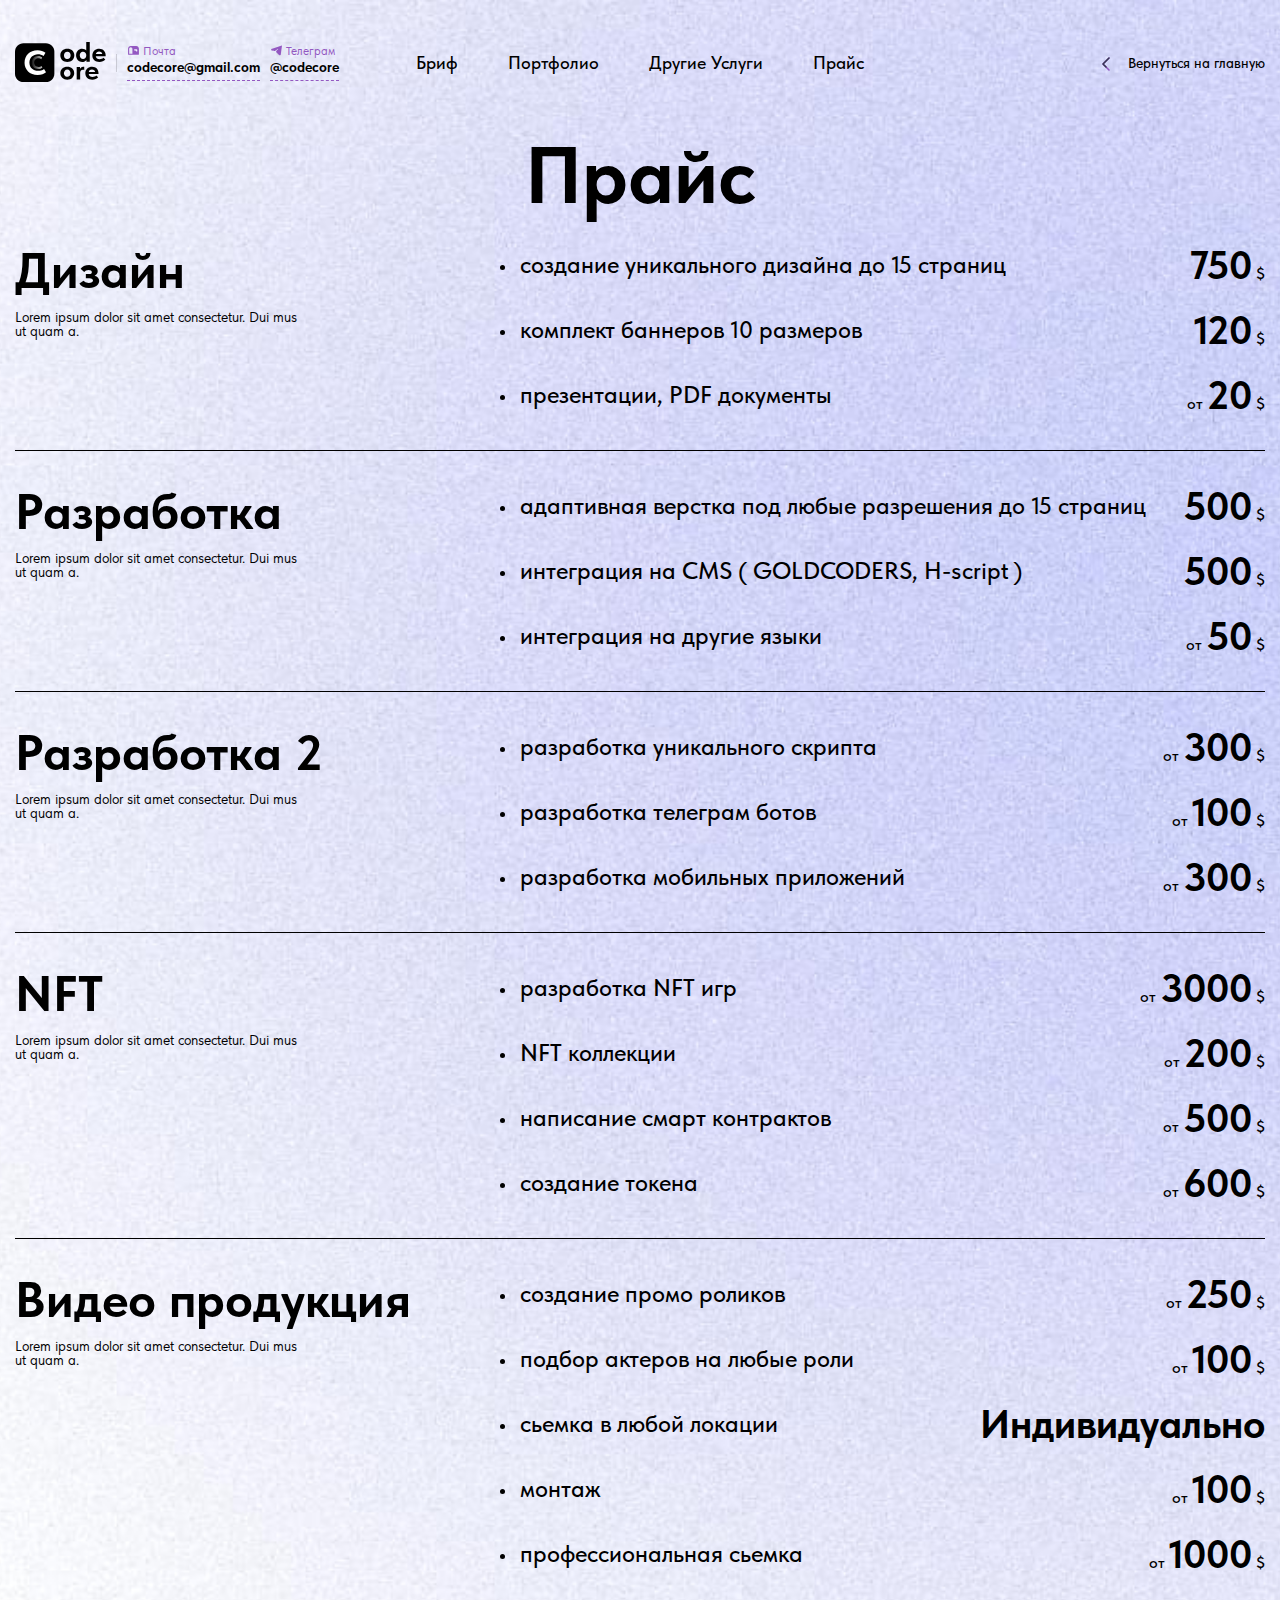
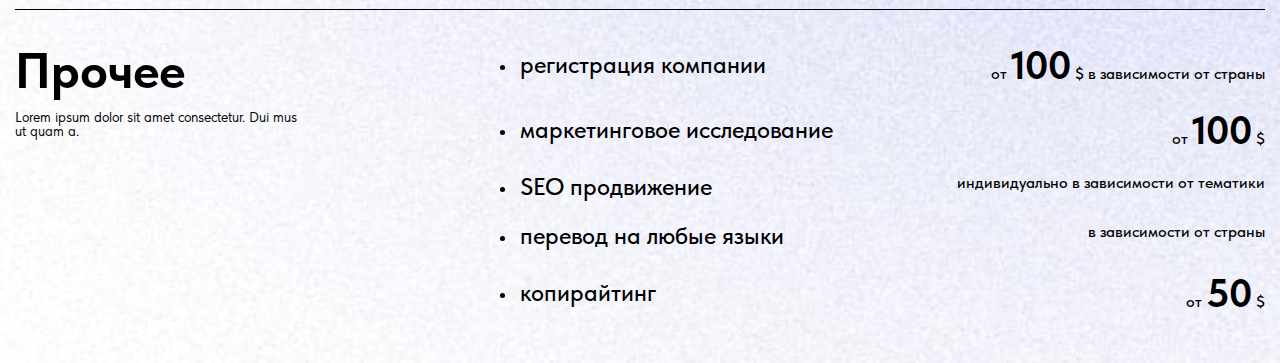
<file: price.html>
<!DOCTYPE html>
<html lang="ru">

<head>
	<meta charset="UTF-8">
	<meta http-equiv="X-UA-Compatible" content="IE=edge">
	<meta name="viewport" content="width=device-width, initial-scale=1.0">
	<link rel="stylesheet" href="css/style.min.css?_v=20230506172841">
	<title>Главная</title>
</head>

<body>
	<div class="wrapper">

		<header class="header _purple">
			<div class="header__container _container">
				<div class="header__contacts">
					<a href="#" class="header__logo">
						<img src="img/Logo.svg" alt="Logo">
					</a>
					<div data-da=".menu, 767.98, last" class="header__list">
						<div class="header__item">
							<div class="header__name">
								<span>
									<svg width="13" height="13" viewBox="0 0 13 13" fill="none" xmlns="http://www.w3.org/2000/svg">
										<path d="M3.79107 2.11594C2.29532 2.11594 1.08274 3.32873 1.08274 4.82427V10.2241C1.08274 10.5231 1.32552 10.7653 1.62441 10.7658L11.3744 10.7826C11.6738 10.7831 11.9161 10.5405 11.9161 10.2409V4.82427C11.9161 3.32873 10.7035 2.11594 9.20774 2.11594H3.79107ZM3.79107 3.19927C4.54041 3.19927 5.41607 3.91373 5.41607 4.82427V9.69927L2.16607 9.66515V4.82427C2.16607 3.91373 3.04173 3.19927 3.79107 3.19927ZM7.58274 5.36594H9.7494C10.0486 5.36594 10.2911 5.6086 10.2911 5.9076V6.99094C10.2911 7.47356 9.70131 7.72164 9.36011 7.38039L8.42909 6.44927H7.58274C7.28358 6.44927 7.04107 6.2066 7.04107 5.9076C7.04107 5.6086 7.28358 5.36594 7.58274 5.36594Z" fill="#0095FF" />
									</svg>
								</span>
								Почта
							</div>
							<a href="mailto:codecore@gmail.com" class="header__link">codecore@gmail.com</a>
						</div>
						<div class="header__item">
							<div class="header__name">
								<span>
									<svg width="13" height="13" viewBox="0 0 13 13" fill="none" xmlns="http://www.w3.org/2000/svg">
										<path d="M2.18301 4.65993C2.90343 4.40968 10.5534 1.79777 10.9434 1.6629C11.0951 1.61035 11.2473 1.58056 11.387 1.58814C11.5148 1.59519 11.6324 1.63365 11.7304 1.71435C11.874 1.83244 11.9195 1.97814 11.9233 2.13414C11.9271 2.27714 11.8962 2.42935 11.8734 2.57777C11.7835 3.16927 10.9255 9.82797 10.8551 10.2705C10.7722 10.7938 10.4207 11.3463 9.77285 11.336C9.44352 11.3306 9.19163 11.2547 8.79134 10.8582C8.18413 10.2564 6.87709 8.86922 6.28505 8.20731C5.99093 7.87798 6.01531 7.42135 6.24389 7.15919C6.39231 6.9891 7.55093 5.85649 8.08718 5.28774C8.20472 5.16315 8.13485 4.9741 8.07039 4.90856C8.0081 4.84519 7.8326 4.80293 7.72752 4.88689C6.9811 5.48327 5.47418 6.60885 5.2743 6.74264C5.03272 6.9046 4.65897 6.97014 4.34697 6.90893C4.03497 6.84772 1.72042 6.44906 1.72042 6.44906C1.4848 6.40572 1.09426 6.14789 1.09101 5.63385C1.08831 5.09597 1.58122 4.86901 2.18301 4.65993Z" fill="#0095FF" />
									</svg>
								</span>
								Телеграм
							</div>
							<a href="#" class="header__link">@codecore</a>
						</div>
					</div>
				</div>

				<nav class="header__menu menu">
					<ul class="menu__list">
						<li class="menu__item">
							<a href="#" class="menu__link">Бриф</a>
						</li>
						<li class="menu__item">
							<a href="#" class="menu__link">Портфолио</a>
						</li>
						<li class="menu__item">
							<a href="#" class="menu__link">Другие Услуги</a>
						</li>
						<li class="menu__item">
							<a href="#" class="menu__link">Прайс</a>
						</li>
					</ul>
				</nav>
				<div class="header__controls">
					<a href="#" class="header__return">
						<span>
							<svg width="8" height="14" viewBox="0 0 8 14" fill="none" xmlns="http://www.w3.org/2000/svg">
								<path d="M7 13L4 10L1 7L7 1" stroke="#9358C1" stroke-width="1.5" stroke-linecap="round" stroke-linejoin="round" />
								<path d="M7 1L1 7L4 10" stroke="#363853" stroke-width="1.5" stroke-linecap="round" stroke-linejoin="round" />
							</svg>
						</span>
						Вернуться на главную
					</a>
				</div>
				<button class="header__burger">
					<span></span>
					<span></span>
					<span></span>
				</button>
			</div>
		</header>

		<main class="main">
			<section class="price">
				<div class="price__container _container">
					<h2 class="price__title title">Прайс</h2>
					<div class="price__body">
						<div class="price__block block-price">
							<div class="block-price__info">
								<div class="block-price__name">Дизайн</div>
								<div class="block-price__description">Lorem ipsum dolor sit amet consectetur. Dui mus ut quam a.</div>
							</div>
							<div class="block-price__content">
								<div class="block-price__list">
									<div class="block-price__item">
										<div class="block-price__item-name">создание уникального дизайна до 15 страниц</div>
										<div class="block-price__item-price">
											<span>750</span>
											$
										</div>
									</div>
									<div class="block-price__item">
										<div class="block-price__item-name">комплект баннеров 10 размеров</div>
										<div class="block-price__item-price">
											<span>120</span>
											$
										</div>
									</div>
									<div class="block-price__item">
										<div class="block-price__item-name">презентации, PDF документы</div>
										<div class="block-price__item-price">
											от
											<span>20</span>
											$
										</div>
									</div>
								</div>
							</div>
						</div>
						<div class="price__block block-price">
							<div class="block-price__info">
								<div class="block-price__name">Разработка</div>
								<div class="block-price__description">Lorem ipsum dolor sit amet consectetur. Dui mus ut quam a.</div>
							</div>
							<div class="block-price__content">
								<div class="block-price__list">
									<div class="block-price__item">
										<div class="block-price__item-name">адаптивная верстка под любые разрешения до 15 страниц</div>
										<div class="block-price__item-price">
											<span>500</span>
											$
										</div>
									</div>
									<div class="block-price__item">
										<div class="block-price__item-name">интеграция на CMS ( GOLDCODERS, H-script )</div>
										<div class="block-price__item-price">
											<span>500</span>
											$
										</div>
									</div>
									<div class="block-price__item">
										<div class="block-price__item-name">интеграция на другие языки</div>
										<div class="block-price__item-price">
											от
											<span>50</span>
											$
										</div>
									</div>
								</div>
							</div>
						</div>
						<div class="price__block block-price">
							<div class="block-price__info">
								<div class="block-price__name">Разработка 2</div>
								<div class="block-price__description">Lorem ipsum dolor sit amet consectetur. Dui mus ut quam a.</div>
							</div>
							<div class="block-price__content">
								<div class="block-price__list">
									<div class="block-price__item">
										<div class="block-price__item-name">разработка уникального скрипта</div>
										<div class="block-price__item-price">
											от
											<span>300</span>
											$
										</div>
									</div>
									<div class="block-price__item">
										<div class="block-price__item-name">разработка телеграм ботов</div>
										<div class="block-price__item-price">
											от
											<span>100</span>
											$
										</div>
									</div>
									<div class="block-price__item">
										<div class="block-price__item-name">разработка мобильных приложений</div>
										<div class="block-price__item-price">
											от
											<span>300</span>
											$
										</div>
									</div>
								</div>
							</div>
						</div>
						<div class="price__block block-price">
							<div class="block-price__info">
								<div class="block-price__name">NFT</div>
								<div class="block-price__description">Lorem ipsum dolor sit amet consectetur. Dui mus ut quam a.</div>
							</div>
							<div class="block-price__content">
								<div class="block-price__list">
									<div class="block-price__item">
										<div class="block-price__item-name">разработка NFT игр</div>
										<div class="block-price__item-price">
											от
											<span>3000</span>
											$
										</div>
									</div>
									<div class="block-price__item">
										<div class="block-price__item-name">NFT коллекции</div>
										<div class="block-price__item-price">
											от
											<span>200</span>
											$
										</div>
									</div>
									<div class="block-price__item">
										<div class="block-price__item-name">написание смарт контрактов</div>
										<div class="block-price__item-price">
											от
											<span>500</span>
											$
										</div>
									</div>
									<div class="block-price__item">
										<div class="block-price__item-name">создание токена</div>
										<div class="block-price__item-price">
											от
											<span>600</span>
											$
										</div>
									</div>
								</div>
							</div>
						</div>
						<div class="price__block block-price">
							<div class="block-price__info">
								<div class="block-price__name">Видео продукция</div>
								<div class="block-price__description">Lorem ipsum dolor sit amet consectetur. Dui mus ut quam a.</div>
							</div>
							<div class="block-price__content">
								<div class="block-price__list">
									<div class="block-price__item">
										<div class="block-price__item-name">создание промо роликов</div>
										<div class="block-price__item-price">
											от
											<span>250</span>
											$
										</div>
									</div>
									<div class="block-price__item">
										<div class="block-price__item-name">подбор актеров на любые роли</div>
										<div class="block-price__item-price">
											от
											<span>100</span>
											$
										</div>
									</div>
									<div class="block-price__item">
										<div class="block-price__item-name">сьемка в любой локации</div>
										<div class="block-price__item-price">
											<span>Индивидуально</span>
										</div>
									</div>
									<div class="block-price__item">
										<div class="block-price__item-name">монтаж</div>
										<div class="block-price__item-price">
											от
											<span>100</span>
											$
										</div>
									</div>
									<div class="block-price__item">
										<div class="block-price__item-name">профессиональная сьемка</div>
										<div class="block-price__item-price">
											от
											<span>1000</span>
											$
										</div>
									</div>
								</div>
							</div>
						</div>
						<div class="price__block block-price">
							<div class="block-price__info">
								<div class="block-price__name">Прочее</div>
								<div class="block-price__description">Lorem ipsum dolor sit amet consectetur. Dui mus ut quam a.</div>
							</div>
							<div class="block-price__content">
								<div class="block-price__list">
									<div class="block-price__item">
										<div class="block-price__item-name">регистрация компании</div>
										<div class="block-price__item-price">
											от
											<span>100</span>
											$

											в зависимости от страны
										</div>
									</div>
									<div class="block-price__item">
										<div class="block-price__item-name">маркетинговое исследование</div>
										<div class="block-price__item-price">
											от
											<span>100</span>
											$
										</div>
									</div>
									<div class="block-price__item">
										<div class="block-price__item-name">SEO продвижение</div>
										<div class="block-price__item-price">
											индивидуально в зависимости от тематики
										</div>
									</div>
									<div class="block-price__item">
										<div class="block-price__item-name">перевод на любые языки</div>
										<div class="block-price__item-price">
											в зависимости от страны
										</div>
									</div>
									<div class="block-price__item">
										<div class="block-price__item-name">копирайтинг</div>
										<div class="block-price__item-price">
											от
											<span>50</span>
											$
										</div>
									</div>
								</div>
							</div>
						</div>
					</div>
				</div>
			</section>
		</main>

	</div>



	<script src="js/app.min.js?_v=20230506172841"></script>
</body>

</html>
</file>
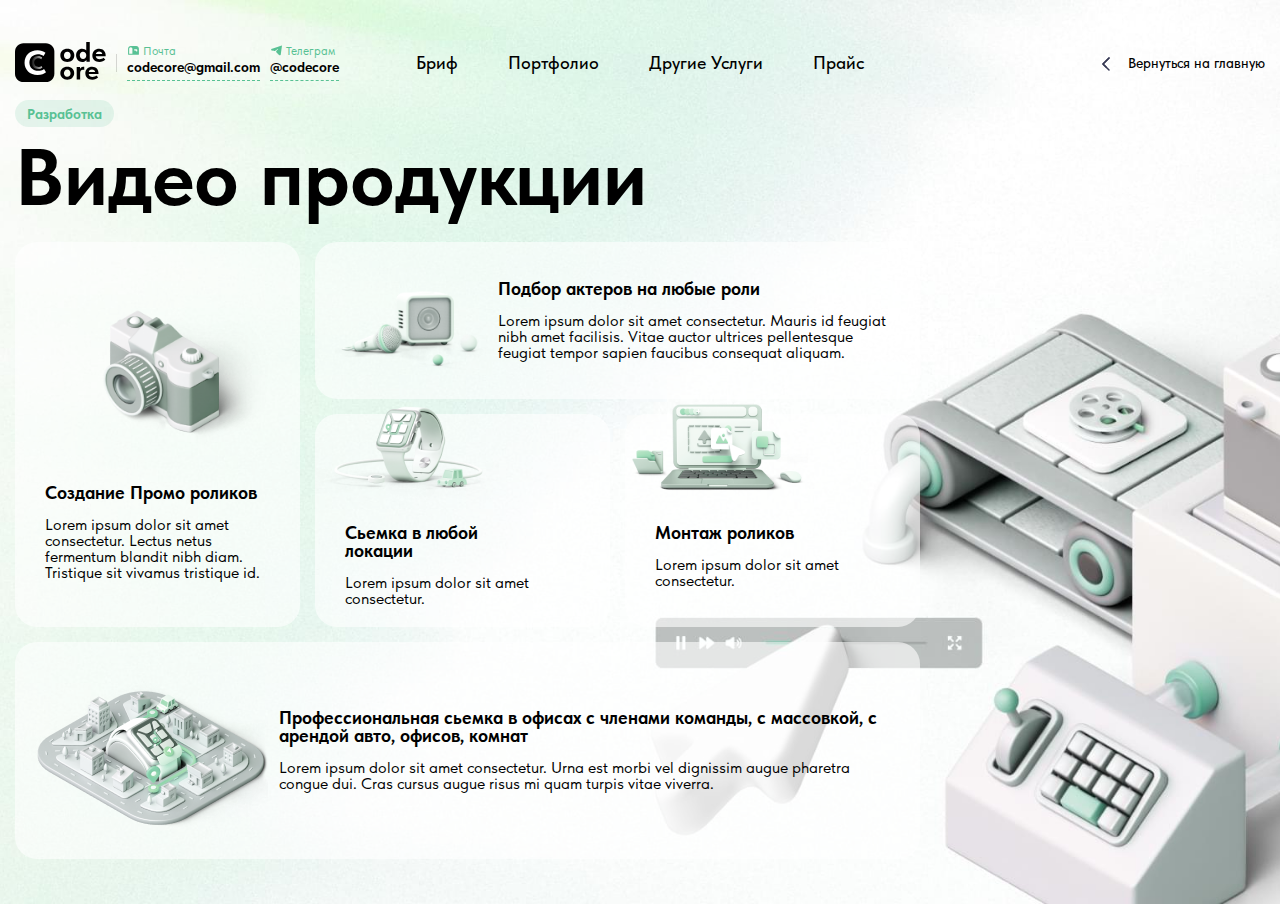
<file: product-video.html>
<!DOCTYPE html>
<html lang="ru">

<head>
	<meta charset="UTF-8">
	<meta http-equiv="X-UA-Compatible" content="IE=edge">
	<meta name="viewport" content="width=device-width, initial-scale=1.0">
	<link rel="stylesheet" href="css/style.min.css?_v=20230506172841">
	<title>Главная</title>
</head>

<body>
	<div class="wrapper">

		<header class="header _green">
			<div class="header__container _container">
				<div class="header__contacts">
					<a href="#" class="header__logo">
						<img src="img/Logo.svg" alt="Logo">
					</a>
					<div data-da=".menu, 767.98, last" class="header__list">
						<div class="header__item">
							<div class="header__name">
								<span>
									<svg width="13" height="13" viewBox="0 0 13 13" fill="none" xmlns="http://www.w3.org/2000/svg">
										<path d="M3.79107 2.11594C2.29532 2.11594 1.08274 3.32873 1.08274 4.82427V10.2241C1.08274 10.5231 1.32552 10.7653 1.62441 10.7658L11.3744 10.7826C11.6738 10.7831 11.9161 10.5405 11.9161 10.2409V4.82427C11.9161 3.32873 10.7035 2.11594 9.20774 2.11594H3.79107ZM3.79107 3.19927C4.54041 3.19927 5.41607 3.91373 5.41607 4.82427V9.69927L2.16607 9.66515V4.82427C2.16607 3.91373 3.04173 3.19927 3.79107 3.19927ZM7.58274 5.36594H9.7494C10.0486 5.36594 10.2911 5.6086 10.2911 5.9076V6.99094C10.2911 7.47356 9.70131 7.72164 9.36011 7.38039L8.42909 6.44927H7.58274C7.28358 6.44927 7.04107 6.2066 7.04107 5.9076C7.04107 5.6086 7.28358 5.36594 7.58274 5.36594Z" fill="#0095FF" />
									</svg>
								</span>
								Почта
							</div>
							<a href="mailto:codecore@gmail.com" class="header__link">codecore@gmail.com</a>
						</div>
						<div class="header__item">
							<div class="header__name">
								<span>
									<svg width="13" height="13" viewBox="0 0 13 13" fill="none" xmlns="http://www.w3.org/2000/svg">
										<path d="M2.18301 4.65993C2.90343 4.40968 10.5534 1.79777 10.9434 1.6629C11.0951 1.61035 11.2473 1.58056 11.387 1.58814C11.5148 1.59519 11.6324 1.63365 11.7304 1.71435C11.874 1.83244 11.9195 1.97814 11.9233 2.13414C11.9271 2.27714 11.8962 2.42935 11.8734 2.57777C11.7835 3.16927 10.9255 9.82797 10.8551 10.2705C10.7722 10.7938 10.4207 11.3463 9.77285 11.336C9.44352 11.3306 9.19163 11.2547 8.79134 10.8582C8.18413 10.2564 6.87709 8.86922 6.28505 8.20731C5.99093 7.87798 6.01531 7.42135 6.24389 7.15919C6.39231 6.9891 7.55093 5.85649 8.08718 5.28774C8.20472 5.16315 8.13485 4.9741 8.07039 4.90856C8.0081 4.84519 7.8326 4.80293 7.72752 4.88689C6.9811 5.48327 5.47418 6.60885 5.2743 6.74264C5.03272 6.9046 4.65897 6.97014 4.34697 6.90893C4.03497 6.84772 1.72042 6.44906 1.72042 6.44906C1.4848 6.40572 1.09426 6.14789 1.09101 5.63385C1.08831 5.09597 1.58122 4.86901 2.18301 4.65993Z" fill="#0095FF" />
									</svg>
								</span>
								Телеграм
							</div>
							<a href="#" class="header__link">@codecore</a>
						</div>
					</div>
				</div>

				<nav class="header__menu menu">
					<ul class="menu__list">
						<li class="menu__item">
							<a href="#" class="menu__link">Бриф</a>
						</li>
						<li class="menu__item">
							<a href="#" class="menu__link">Портфолио</a>
						</li>
						<li class="menu__item">
							<a href="#" class="menu__link">Другие Услуги</a>
						</li>
						<li class="menu__item">
							<a href="#" class="menu__link">Прайс</a>
						</li>
					</ul>
				</nav>
				<div class="header__controls">
					<a href="#" class="header__return">
						<span>
							<svg width="8" height="14" viewBox="0 0 8 14" fill="none" xmlns="http://www.w3.org/2000/svg">
								<path d="M7 13L4 10L1 7L7 1" stroke="#363853" stroke-width="1.5" stroke-linecap="round" stroke-linejoin="round" />
								<path d="M7 1L1 7L4 10" stroke="#363853" stroke-width="1.5" stroke-linecap="round" stroke-linejoin="round" />
							</svg>
						</span>
						Вернуться на главную
					</a>
				</div>
				<button class="header__burger">
					<span></span>
					<span></span>
					<span></span>
				</button>
			</div>
		</header>

		<main class="main">
			<section class="product-video">
				<div class="product-video__container _container">
					<div class="product-video__text">
						<h4 class="product-video__additionally additionally">
							<span>Разработка</span>
						</h4>
						<h1 class="product-video__title title">
							<span>
								Видео продукции
							</span>
						</h1>
					</div>
					<div class="product-video__body">
						<div class="product-video__block">
							<div class="product-video__column">
								<div class="product-video__item">
									<div class="product-video__image">
										<img src="img/product-video/image-1.png" alt="Image">
									</div>
									<h4 class="product-video__name item-name">Создание Промо роликов</h4>
									<div class="product-video__description item-description">Lorem ipsum dolor sit amet consectetur. Lectus netus fermentum blandit nibh diam.

										Tristique sit vivamus tristique id.</div>
								</div>
							</div>
							<div class="product-video__column product-video__column_large">
								<div class="product-video__row">
									<div class="product-video__item product-video__item_row">
										<div class="product-video__image">
											<img src="img/product-video/image-2.png" alt="Image">
										</div>
										<div class="product-video__content">
											<h4 class="product-video__name item-name">Подбор актеров на любые роли</h4>
											<div class="product-video__description item-description">Lorem ipsum dolor sit amet consectetur. Mauris id feugiat nibh amet facilisis. Vitae auctor ultrices pellentesque feugiat tempor sapien faucibus consequat aliquam. </div>
										</div>
									</div>
								</div>
								<div class="product-video__row product-video__row_large">
									<div class="product-video__item product-video__item_small">
										<div class="product-video__image">
											<img src="img/product-video/image-3.png" alt="Image">
										</div>
										<h4 class="product-video__name item-name">Сьемка в любой локации</h4>
										<div class="product-video__description item-description">Lorem ipsum dolor sit amet consectetur.</div>
									</div>
									<div class="product-video__item product-video__item_small">
										<div class="product-video__image">
											<img src="img/product-video/image-4.png" alt="Image">
										</div>
										<h4 class="product-video__name item-name">Монтаж роликов</h4>
										<div class="product-video__description item-description">Lorem ipsum dolor sit amet consectetur.</div>
									</div>
								</div>
							</div>
						</div>
						<div class="product-video__item product-video__item_row">
							<div class="product-video__image">
								<img src="img/product-video/image-5.png" alt="Image">
							</div>
							<div class="product-video__content">
								<h4 class="product-video__name item-name">Профессиональная сьемка в офисах с членами команды, с массовкой, с арендой авто, офисов, комнат</h4>
								<div class="product-video__description item-description">Lorem ipsum dolor sit amet consectetur. Urna est morbi vel dignissim augue pharetra congue dui. Cras cursus augue risus mi quam turpis vitae viverra. </div>
							</div>
						</div>
					</div>
				</div>
			</section>
		</main>

	</div>



	<script src="js/app.min.js?_v=20230506172841"></script>
</body>

</html>
</file>
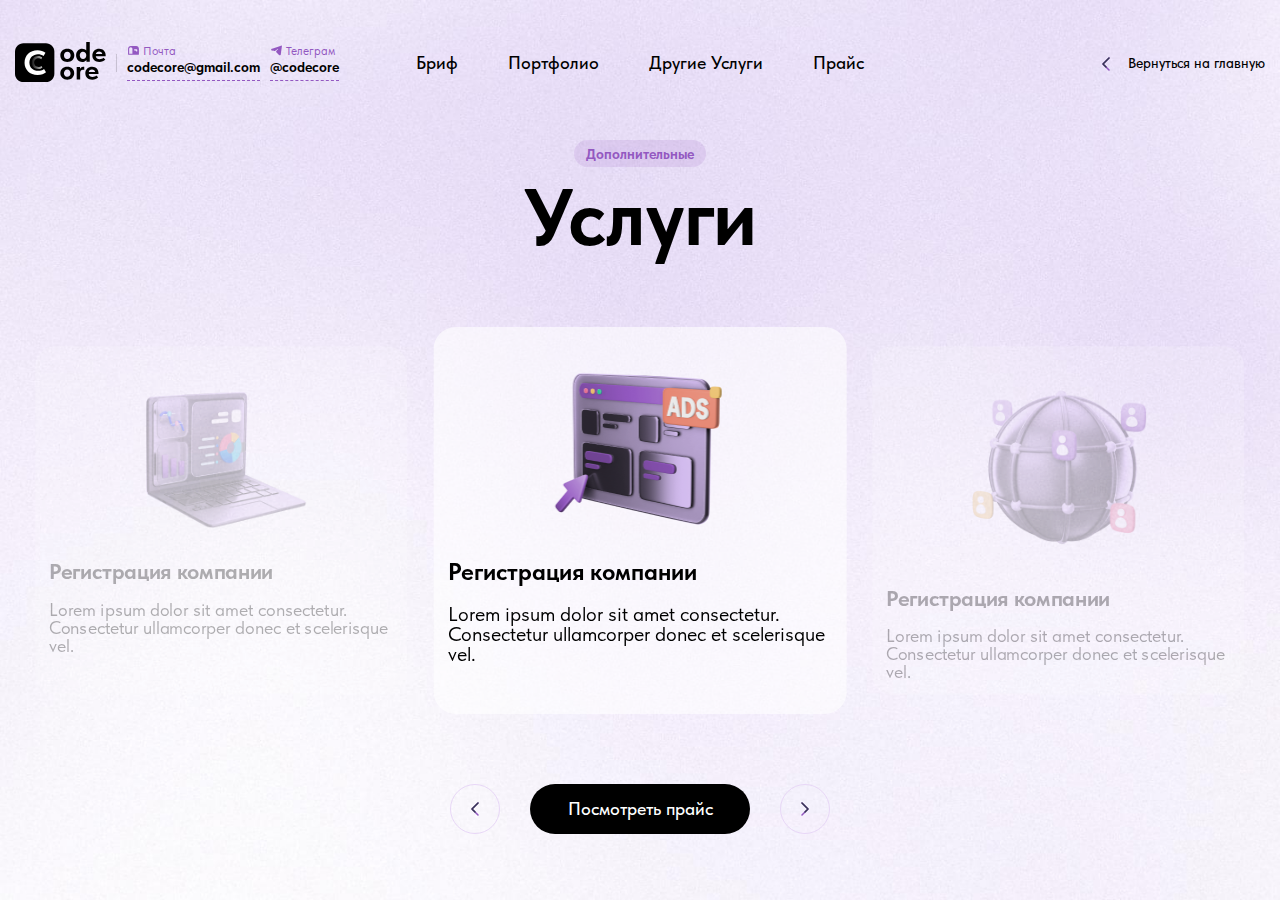
<file: services.html>
<!DOCTYPE html>
<html lang="ru">

<head>
	<meta charset="UTF-8">
	<meta http-equiv="X-UA-Compatible" content="IE=edge">
	<meta name="viewport" content="width=device-width, initial-scale=1.0">
	<link rel="stylesheet" href="css/style.min.css?_v=20230506172841">
	<title>Главная</title>
</head>

<body>
	<div class="wrapper">

		<header class="header _purple">
			<div class="header__container _container">

				<div class="header__contacts">
					<a href="#" class="header__logo">
						<img src="img/Logo.svg" alt="Logo">
					</a>
					<div data-da=".menu, 767.98, last" class="header__list">
						<div class="header__item">
							<div class="header__name">
								<span>
									<svg width="13" height="13" viewBox="0 0 13 13" fill="none" xmlns="http://www.w3.org/2000/svg">
										<path d="M3.79107 2.11594C2.29532 2.11594 1.08274 3.32873 1.08274 4.82427V10.2241C1.08274 10.5231 1.32552 10.7653 1.62441 10.7658L11.3744 10.7826C11.6738 10.7831 11.9161 10.5405 11.9161 10.2409V4.82427C11.9161 3.32873 10.7035 2.11594 9.20774 2.11594H3.79107ZM3.79107 3.19927C4.54041 3.19927 5.41607 3.91373 5.41607 4.82427V9.69927L2.16607 9.66515V4.82427C2.16607 3.91373 3.04173 3.19927 3.79107 3.19927ZM7.58274 5.36594H9.7494C10.0486 5.36594 10.2911 5.6086 10.2911 5.9076V6.99094C10.2911 7.47356 9.70131 7.72164 9.36011 7.38039L8.42909 6.44927H7.58274C7.28358 6.44927 7.04107 6.2066 7.04107 5.9076C7.04107 5.6086 7.28358 5.36594 7.58274 5.36594Z" fill="#0095FF" />
									</svg>
								</span>
								Почта
							</div>
							<a href="mailto:codecore@gmail.com" class="header__link">codecore@gmail.com</a>
						</div>
						<div class="header__item">
							<div class="header__name">
								<span>
									<svg width="13" height="13" viewBox="0 0 13 13" fill="none" xmlns="http://www.w3.org/2000/svg">
										<path d="M2.18301 4.65993C2.90343 4.40968 10.5534 1.79777 10.9434 1.6629C11.0951 1.61035 11.2473 1.58056 11.387 1.58814C11.5148 1.59519 11.6324 1.63365 11.7304 1.71435C11.874 1.83244 11.9195 1.97814 11.9233 2.13414C11.9271 2.27714 11.8962 2.42935 11.8734 2.57777C11.7835 3.16927 10.9255 9.82797 10.8551 10.2705C10.7722 10.7938 10.4207 11.3463 9.77285 11.336C9.44352 11.3306 9.19163 11.2547 8.79134 10.8582C8.18413 10.2564 6.87709 8.86922 6.28505 8.20731C5.99093 7.87798 6.01531 7.42135 6.24389 7.15919C6.39231 6.9891 7.55093 5.85649 8.08718 5.28774C8.20472 5.16315 8.13485 4.9741 8.07039 4.90856C8.0081 4.84519 7.8326 4.80293 7.72752 4.88689C6.9811 5.48327 5.47418 6.60885 5.2743 6.74264C5.03272 6.9046 4.65897 6.97014 4.34697 6.90893C4.03497 6.84772 1.72042 6.44906 1.72042 6.44906C1.4848 6.40572 1.09426 6.14789 1.09101 5.63385C1.08831 5.09597 1.58122 4.86901 2.18301 4.65993Z" fill="#0095FF" />
									</svg>
								</span>
								Телеграм
							</div>
							<a href="#" class="header__link">@codecore</a>
						</div>
					</div>
				</div>

				<nav class="header__menu menu">
					<ul class="menu__list">
						<li class="menu__item">
							<a href="#" class="menu__link">Бриф</a>
						</li>
						<li class="menu__item">
							<a href="#" class="menu__link">Портфолио</a>
						</li>
						<li class="menu__item">
							<a href="#" class="menu__link">Другие Услуги</a>
						</li>
						<li class="menu__item">
							<a href="#" class="menu__link">Прайс</a>
						</li>
					</ul>
				</nav>
				<div class="header__controls">
					<a href="#" class="header__return">
						<span>
							<svg width="8" height="14" viewBox="0 0 8 14" fill="none" xmlns="http://www.w3.org/2000/svg">
								<path d="M7 13L4 10L1 7L7 1" stroke="#9358C1" stroke-width="1.5" stroke-linecap="round" stroke-linejoin="round" />
								<path d="M7 1L1 7L4 10" stroke="#363853" stroke-width="1.5" stroke-linecap="round" stroke-linejoin="round" />
							</svg>
						</span>
						Вернуться на главную
					</a>
				</div>
				<button class="header__burger">
					<span></span>
					<span></span>
					<span></span>
				</button>
			</div>
		</header>

		<main class="main">
			<section class="services">
				<div class="services__container _container">
					<div class="services__text">
						<h4 class="services__additionally additionally">
							<span> Дополнительные</span>
						</h4>
						<h1 class="services__title title">Услуги</h1>
					</div>
					<div class="services__wrapper">
						<div class="services__swiper swiper">
							<div class="services__body swiper-wrapper">
								<div class="services__slide slide-service swiper-slide">
									<div class="slide-service__wrapper">
										<div class="slide-service__image">
											<img src="img/services/service-img-1.png" alt="image">
										</div>
										<div class="slide-service__name">Регистрация компании</div>
										<div class="slide-service__text">Lorem ipsum dolor sit amet consectetur. Consectetur ullamcorper donec et scelerisque vel. </div>
									</div>
								</div>
								<div class="services__slide slide-service swiper-slide">
									<div class="slide-service__wrapper">
										<div class="slide-service__image">
											<img src="img/services/service-img-2.png" alt="image">
										</div>
										<div class="slide-service__name">Регистрация компании</div>
										<div class="slide-service__text">Lorem ipsum dolor sit amet consectetur. Consectetur ullamcorper donec et scelerisque vel. </div>
									</div>
								</div>
								<div class="services__slide slide-service swiper-slide">
									<div class="slide-service__wrapper">
										<div class="slide-service__image">
											<img src="img/services/service-img-3.png" alt="image">
										</div>
										<div class="slide-service__name">Регистрация компании</div>
										<div class="slide-service__text">Lorem ipsum dolor sit amet consectetur. Consectetur ullamcorper donec et scelerisque vel. </div>
									</div>
								</div>
								<div class="services__slide slide-service swiper-slide">
									<div class="slide-service__wrapper">
										<div class="slide-service__image">
											<img src="img/services/service-img-1.png" alt="image">
										</div>
										<div class="slide-service__name">Регистрация компании</div>
										<div class="slide-service__text">Lorem ipsum dolor sit amet consectetur. Consectetur ullamcorper donec et scelerisque vel. </div>
									</div>
								</div>
								<div class="services__slide slide-service swiper-slide">
									<div class="slide-service__wrapper">
										<div class="slide-service__image">
											<img src="img/services/service-img-2.png" alt="image">
										</div>
										<div class="slide-service__name">Регистрация компании</div>
										<div class="slide-service__text">Lorem ipsum dolor sit amet consectetur. Consectetur ullamcorper donec et scelerisque vel. </div>
									</div>
								</div>
								<div class="services__slide slide-service swiper-slide">
									<div class="slide-service__wrapper">
										<div class="slide-service__image">
											<img src="img/services/service-img-2.png" alt="image">
										</div>
										<div class="slide-service__name">Регистрация компании</div>
										<div class="slide-service__text">Lorem ipsum dolor sit amet consectetur. Consectetur ullamcorper donec et scelerisque vel. </div>
									</div>
								</div>
							</div>
						</div>
						<div class="services__buttons">
							<button class="services__button services__button_prev">
								<svg width="8" height="14" viewBox="0 0 8 14" fill="none" xmlns="http://www.w3.org/2000/svg">
									<path d="M7 13L4 10L1 7L7 1" stroke="#9358C1" stroke-width="1.5" stroke-linecap="round" stroke-linejoin="round" />
									<path d="M7 1L1 7L4 10" stroke="#363853" stroke-width="1.5" stroke-linecap="round" stroke-linejoin="round" />
								</svg>
							</button>
							<a href="#" class="services__price button">Посмотреть прайс</a>
							<button class="services__button services__button_next">
								<svg width="8" height="14" viewBox="0 0 8 14" fill="none" xmlns="http://www.w3.org/2000/svg">
									<path d="M1 13L4 10L7 7L1 1" stroke="#9358C1" stroke-width="1.5" stroke-linecap="round" stroke-linejoin="round" />
									<path d="M1 1L7 7L4 10" stroke="#363853" stroke-width="1.5" stroke-linecap="round" stroke-linejoin="round" />
								</svg>
							</button>
						</div>
					</div>

				</div>
			</section>
		</main>

	</div>



	<script src="js/app.min.js?_v=20230506172841"></script>
</body>

</html>
</file>
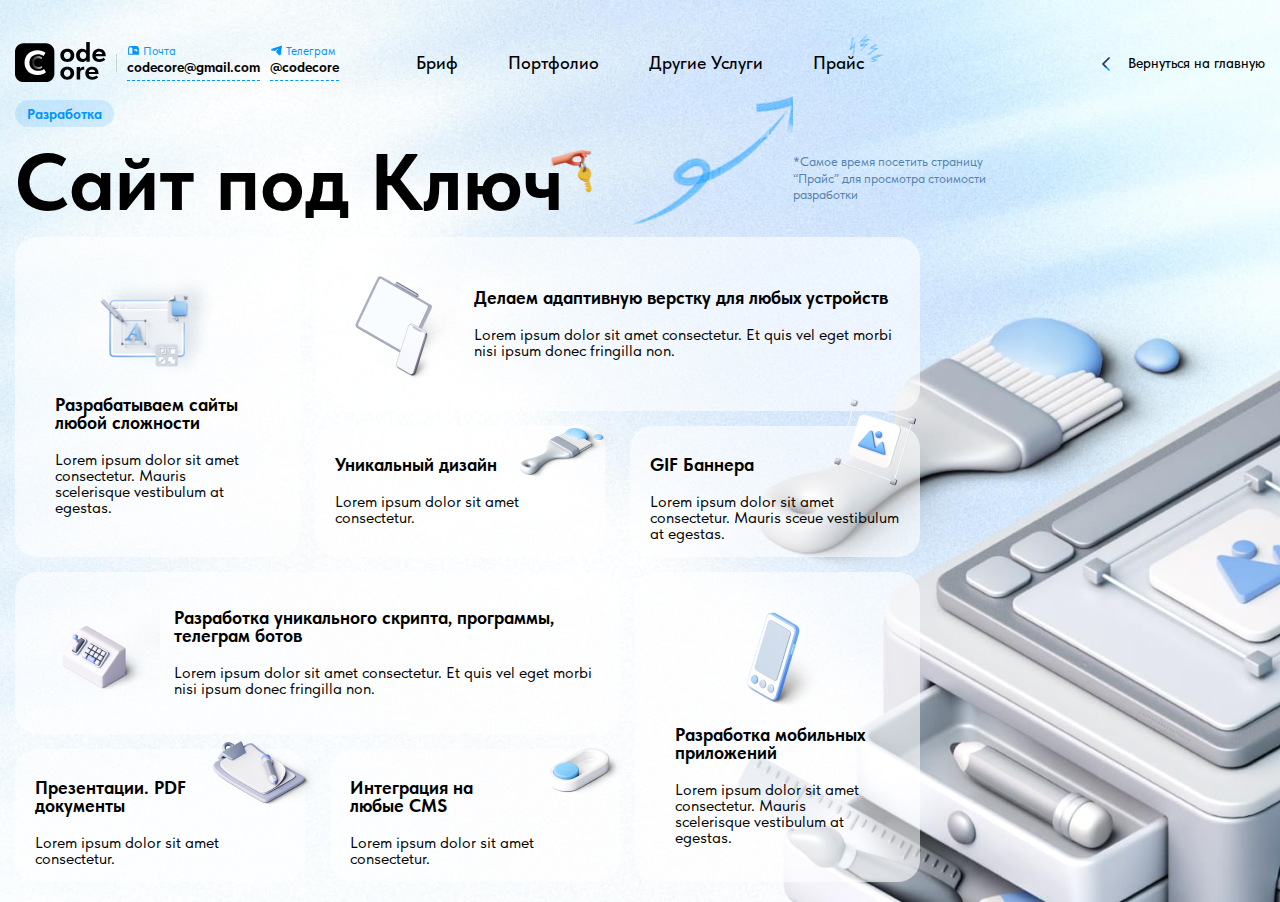
<file: turnkey-website.html>
<!DOCTYPE html>
<html lang="ru">

<head>
	<meta charset="UTF-8">
	<meta http-equiv="X-UA-Compatible" content="IE=edge">
	<meta name="viewport" content="width=device-width, initial-scale=1.0">
	<link rel="stylesheet" href="css/style.min.css?_v=20230506172841">
	<title>Главная</title>
</head>

<body>
	<div class="wrapper">

		<header class="header header_turnkey">
			<div class="header__container _container">
				<div class="header__contacts">
					<a href="#" class="header__logo">
						<img src="img/Logo.svg" alt="Logo">
					</a>
					<div data-da=".menu, 767.98, last" class="header__list">
						<div class="header__item">
							<div class="header__name">
								<span>
									<svg width="13" height="13" viewBox="0 0 13 13" fill="none" xmlns="http://www.w3.org/2000/svg">
										<path d="M3.79107 2.11594C2.29532 2.11594 1.08274 3.32873 1.08274 4.82427V10.2241C1.08274 10.5231 1.32552 10.7653 1.62441 10.7658L11.3744 10.7826C11.6738 10.7831 11.9161 10.5405 11.9161 10.2409V4.82427C11.9161 3.32873 10.7035 2.11594 9.20774 2.11594H3.79107ZM3.79107 3.19927C4.54041 3.19927 5.41607 3.91373 5.41607 4.82427V9.69927L2.16607 9.66515V4.82427C2.16607 3.91373 3.04173 3.19927 3.79107 3.19927ZM7.58274 5.36594H9.7494C10.0486 5.36594 10.2911 5.6086 10.2911 5.9076V6.99094C10.2911 7.47356 9.70131 7.72164 9.36011 7.38039L8.42909 6.44927H7.58274C7.28358 6.44927 7.04107 6.2066 7.04107 5.9076C7.04107 5.6086 7.28358 5.36594 7.58274 5.36594Z" fill="#0095FF" />
									</svg>
								</span>
								Почта
							</div>
							<a href="mailto:codecore@gmail.com" class="header__link">codecore@gmail.com</a>
						</div>
						<div class="header__item">
							<div class="header__name">
								<span>
									<svg width="13" height="13" viewBox="0 0 13 13" fill="none" xmlns="http://www.w3.org/2000/svg">
										<path d="M2.18301 4.65993C2.90343 4.40968 10.5534 1.79777 10.9434 1.6629C11.0951 1.61035 11.2473 1.58056 11.387 1.58814C11.5148 1.59519 11.6324 1.63365 11.7304 1.71435C11.874 1.83244 11.9195 1.97814 11.9233 2.13414C11.9271 2.27714 11.8962 2.42935 11.8734 2.57777C11.7835 3.16927 10.9255 9.82797 10.8551 10.2705C10.7722 10.7938 10.4207 11.3463 9.77285 11.336C9.44352 11.3306 9.19163 11.2547 8.79134 10.8582C8.18413 10.2564 6.87709 8.86922 6.28505 8.20731C5.99093 7.87798 6.01531 7.42135 6.24389 7.15919C6.39231 6.9891 7.55093 5.85649 8.08718 5.28774C8.20472 5.16315 8.13485 4.9741 8.07039 4.90856C8.0081 4.84519 7.8326 4.80293 7.72752 4.88689C6.9811 5.48327 5.47418 6.60885 5.2743 6.74264C5.03272 6.9046 4.65897 6.97014 4.34697 6.90893C4.03497 6.84772 1.72042 6.44906 1.72042 6.44906C1.4848 6.40572 1.09426 6.14789 1.09101 5.63385C1.08831 5.09597 1.58122 4.86901 2.18301 4.65993Z" fill="#0095FF" />
									</svg>
								</span>
								Телеграм
							</div>
							<a href="#" class="header__link">@codecore</a>
						</div>
					</div>
				</div>

				<nav class="header__menu menu">
					<ul class="menu__list">
						<li class="menu__item">
							<a href="#" class="menu__link">Бриф</a>
						</li>
						<li class="menu__item">
							<a href="#" class="menu__link">Портфолио</a>
						</li>
						<li class="menu__item">
							<a href="#" class="menu__link">Другие Услуги</a>
						</li>
						<li class="menu__item menu__item_price">
							<a href="#" class="menu__link menu__link_price">Прайс</a>
							<div class="menu__visit">
								*Самое время посетить страницу “Прайс” для просмотра стоимости разработки
							</div>
						</li>
					</ul>
				</nav>
				<div class="header__controls">
					<a href="#" class="header__return">
						<span>
							<svg width="8" height="14" viewBox="0 0 8 14" fill="none" xmlns="http://www.w3.org/2000/svg">
								<path d="M7 13L4 10L1 7L7 1" stroke="#0095FF" stroke-width="1.5" stroke-linecap="round" stroke-linejoin="round" />
								<path d="M7 1L1 7L4 10" stroke="#363853" stroke-width="1.5" stroke-linecap="round" stroke-linejoin="round" />
							</svg>
						</span>
						Вернуться на главную
					</a>
				</div>
				<button class="header__burger">
					<span></span>
					<span></span>
					<span></span>
				</button>
			</div>
		</header>

		<main class="main">
			<section class="turnkey-website">
				<div class="turnkey-website__container _container">
					<div class="turnkey-website__text">
						<h4 class="turnkey-website__additionally additionally">
							<span>Разработка</span>
						</h4>
						<h1 class="turnkey-website__title title">
							<span>
								Сайт под Ключ
							</span>
						</h1>
					</div>
					<div class="turnkey-website__body">
						<div class="turnkey-website__block">
							<div class="turnkey-website__column">
								<div class="turnkey-website__item">
									<div class="turnkey-website__image">
										<img src="img/turnkey-website/image-1.png" alt="Image">
									</div>
									<h4 class="turnkey-website__name">Разрабатываем сайты любой сложности</h4>
									<div class="turnkey-website__description">Lorem ipsum dolor sit amet consectetur. Mauris scelerisque vestibulum at egestas.</div>
								</div>
							</div>
							<div class="turnkey-website__column turnkey-website__column_large">
								<div class="turnkey-website__row">
									<div class="turnkey-website__item turnkey-website__item_row">
										<div class="turnkey-website__image">
											<img src="img/turnkey-website/image-2.png" alt="Image">
										</div>
										<div class="turnkey-website__content">
											<h4 class="turnkey-website__name">Делаем адаптивную верстку для любых устройств</h4>
											<div class="turnkey-website__description">Lorem ipsum dolor sit amet consectetur. Et quis vel eget morbi nisi ipsum donec fringilla non. </div>
										</div>
									</div>
								</div>
								<div class="turnkey-website__row turnkey-website__row_large">
									<div class="turnkey-website__item turnkey-website__item_small">
										<div class="turnkey-website__image">
											<img src="img/turnkey-website/image-3.png" alt="Image">
										</div>
										<h4 class="turnkey-website__name">Уникальный дизайн</h4>
										<div class="turnkey-website__description">Lorem ipsum dolor sit amet consectetur.</div>
									</div>
									<div class="turnkey-website__item turnkey-website__item_small">
										<div class="turnkey-website__image">
											<img src="img/turnkey-website/image-4.png" alt="Image">
										</div>
										<h4 class="turnkey-website__name">GIF Баннера</h4>
										<div class="turnkey-website__description">Lorem ipsum dolor sit amet consectetur. Mauris sceue vestibulum at egestas.</div>
									</div>
								</div>
							</div>
						</div>
						<div class="turnkey-website__block turnkey-website__block_reverse">
							<div class="turnkey-website__column turnkey-website__column_large">
								<div class="turnkey-website__row">
									<div class="turnkey-website__item turnkey-website__item_row">
										<div class="turnkey-website__image">
											<img src="img/turnkey-website/image-5.png" alt="Image">
										</div>
										<div class="turnkey-website__content">
											<h4 class="turnkey-website__name">Разработка уникального скрипта, программы, телеграм ботов</h4>
											<div class="turnkey-website__description">Lorem ipsum dolor sit amet consectetur. Et quis vel eget morbi nisi ipsum donec fringilla non. </div>
										</div>
									</div>
								</div>
								<div class="turnkey-website__row turnkey-website__row_large">
									<div class="turnkey-website__item turnkey-website__item_small">
										<div class="turnkey-website__image">
											<img src="img/turnkey-website/image-6.png" alt="Image">
										</div>
										<h4 class="turnkey-website__name">Презентации. PDF документы</h4>
										<div class="turnkey-website__description">Lorem ipsum dolor sit amet consectetur.</div>
									</div>
									<div class="turnkey-website__item turnkey-website__item_small">
										<div class="turnkey-website__image">
											<img src="img/turnkey-website/image-7.png" alt="Image">
										</div>
										<h4 class="turnkey-website__name">Интеграция на любые CMS</h4>
										<div class="turnkey-website__description">Lorem ipsum dolor sit amet consectetur. </div>
									</div>
								</div>
							</div>
							<div class="turnkey-website__column">
								<div class="turnkey-website__item">
									<div class="turnkey-website__image">
										<img src="img/turnkey-website/image-8.png" alt="Image">
									</div>
									<h4 class="turnkey-website__name">Разработка мобильных приложений</h4>
									<div class="turnkey-website__description">Lorem ipsum dolor sit amet consectetur. Mauris scelerisque vestibulum at egestas.</div>
								</div>
							</div>
						</div>
					</div>
				</div>
			</section>
		</main>

	</div>



	<script src="js/app.min.js?_v=20230506172841"></script>
</body>

</html>
</file>
<file: css/style.min.css>
@font-face{font-family:TildaSans;font-display:swap;src:url(../fonts/TildaSans-Medium.woff2) format("woff2"),url(../fonts/TildaSans-Medium.woff) format("woff");font-weight:500;font-style:normal}@font-face{font-family:TildaSans;font-display:swap;src:url(../fonts/TildaSans-ExtraBold.woff2) format("woff2"),url(../fonts/TildaSans-ExtraBold.woff) format("woff");font-weight:800;font-style:normal}@font-face{font-family:TildaSans;font-display:swap;src:url(../fonts/TildaSans-Bold.woff2) format("woff2"),url(../fonts/TildaSans-Bold.woff) format("woff");font-weight:700;font-style:normal}@font-face{font-family:TildaSans;font-display:swap;src:url(../fonts/TildaSans-Regular.woff2) format("woff2"),url(../fonts/TildaSans-Regular.woff) format("woff");font-weight:400;font-style:normal}*,::after,::before{-webkit-box-sizing:border-box;box-sizing:border-box}h1,h2,h3,h4,h5,h6,p{margin:0;padding:0;font-size:inherit;font-weight:inherit}a{text-decoration:none;color:inherit;font-family:TildaSans}li,ol,ul{list-style:none;margin:0;padding:0}input{margin:0;padding:0;border:none;background:0 0}button,input,textarea{font-family:TildaSans;font-size:inherit}button{border:none;padding:0;cursor:pointer;color:inherit;background-color:inherit}body,html{height:100%}body{color:#000;line-height:1;font-family:TildaSans;font-size:.875rem}._container{margin:0 auto;max-width:1865px;padding:0 15px}._ibg{position:relative}._ibg img{position:absolute;width:100%;height:100%;top:0;left:0;-o-object-fit:cover;object-fit:cover}._vbg embed,._vbg iframe,._vbg object,._vbg video{position:fixed;top:50%;left:50%;min-width:100%;min-height:100%;width:auto;height:auto;z-index:-100;-webkit-transform:translateX(-50%) translateY(-50%);-ms-transform:translateX(-50%) translateY(-50%);transform:translateX(-50%) translateY(-50%);background-size:cover}._responsive-video{position:relative;overflow:hidden;height:0;padding-bottom:56.25%}._responsive-video embed,._responsive-video iframe,._responsive-video object,._responsive-video video{position:absolute;top:0;left:0;width:100%;height:100%}._list-counter{list-style-type:none;counter-reset:item}._list-counter li{position:relative}._list-counter li:before{counter-increment:item;content:counter(item);position:absolute;left:0;top:0}.wrapper{overflow:hidden;min-height:100%;display:-webkit-box;display:-ms-flexbox;display:flex;-webkit-box-orient:vertical;-webkit-box-direction:normal;-ms-flex-direction:column;flex-direction:column}.main{-webkit-box-flex:1;-ms-flex:1 1 auto;flex:1 1 auto}body{font-weight:400;margin:0;height:100%;background-color:#eee}.lock body{overflow:hidden;-ms-touch-action:none;touch-action:none}body.lock{overflow:hidden;-ms-touch-action:none;touch-action:none}.swiper{overflow:hidden}.swiper-wrapper{width:100%;height:100%;-webkit-box-sizing:content-box;box-sizing:content-box;display:-webkit-box;display:-ms-flexbox;display:flex;position:relative}.swiper-vertical .swiper-wrapper{-webkit-box-orient:vertical;-webkit-box-direction:normal;-ms-flex-direction:column;flex-direction:column}.swiper-autoheight .swiper-wrapper{-webkit-box-align:start;-ms-flex-align:start;align-items:flex-start}.swiper-initialized .swiper-slide{-ms-flex-negative:0;flex-shrink:0}.swiper-android .swiper-slide,.swiper-android .swiper-wrapper{-webkit-transform:translate3d(0,0,0);transform:translate3d(0,0,0)}.swiper-button-lock{display:none!important}.header__burger{display:none}.header{position:absolute;z-index:100;top:0;left:0;width:100%}.header._orange .header__name{color:#e87060}.header._orange .header__name path{fill:#e87060}.header._orange .header__link{border-bottom:1px dashed #e87060}.header._orange .header__price::after{background-color:#e87060}.header._green .header__name{color:#58c194}.header._green .header__name path{fill:#58c194}.header._green .header__link{border-bottom:1px dashed #58c194}.header._green .header__price::after{background-color:#58c194}.header._purple .header__name{color:#9358c1}.header._purple .header__name path{fill:#9358c1}.header._purple .header__link{border-bottom:1px dashed #9358c1}.header._purple .header__price::after{background-color:#9358c1}.header_turnkey .menu__item_price{position:relative}.header_turnkey .menu__visit{pointer-events:none;z-index:-1;position:absolute;top:100px;left:-20px;font-weight:400;font-size:13px;line-height:128%;color:#5582ac;width:200px}.header_turnkey .menu__visit::before{content:"";position:absolute;top:-70px;left:-80%;background:url(../img/turnkey-website/arrow.png) no-repeat center;width:160px;height:153px}.header_turnkey .menu__link_price{position:relative}.header_turnkey .menu__link_price::after{content:"";position:absolute;top:-18px;right:-22px;background:url(../img/turnkey-website/price-decor.svg) center no-repeat;width:38px;height:28px}.header__container{display:-ms-grid;display:grid;-ms-grid-columns:(1fr)[3];grid-template-columns:repeat(3,1fr);-webkit-box-align:center;-ms-flex-align:center;align-items:center;gap:20px;min-height:126px}.header__contacts{display:-webkit-box;display:-ms-flexbox;display:flex}.header__list{display:-webkit-box;display:-ms-flexbox;display:flex;-webkit-box-align:center;-ms-flex-align:center;align-items:center;gap:30px;padding-left:30px}.header__list::before{content:"";height:18px;width:1px;background-color:rgba(2,2,2,.15)}.header__item{display:-webkit-box;display:-ms-flexbox;display:flex;-webkit-box-orient:vertical;-webkit-box-direction:normal;-ms-flex-direction:column;flex-direction:column}.header__name{display:-webkit-box;display:-ms-flexbox;display:flex;-webkit-box-align:center;-ms-flex-align:center;align-items:center;gap:3px;font-weight:400;font-size:14px;color:#0095ff;margin-bottom:3px;-webkit-transition:all .3s ease 0s;-o-transition:all .3s ease 0s;transition:all .3s ease 0s}.header__name span{width:13px;height:13px;-webkit-box-flex:0;-ms-flex:0 0 13px;flex:0 0 13px}.header__name span path{-webkit-transition:all .3s ease 0s;-o-transition:all .3s ease 0s;transition:all .3s ease 0s}.header__link{font-weight:600;font-size:18px;padding-bottom:6px;border-bottom:1px dashed #0095ff;-webkit-transition:all .2s ease 0s;-o-transition:all .2s ease 0s;transition:all .2s ease 0s}.header__logo{width:91px;position:relative;z-index:20}.header__logo img{max-width:100%}.header__controls{display:-webkit-box;display:-ms-flexbox;display:flex;-webkit-box-align:center;-ms-flex-align:center;align-items:center;-webkit-box-pack:end;-ms-flex-pack:end;justify-content:flex-end;gap:35px}.header__price{display:-webkit-box;display:-ms-flexbox;display:flex;-webkit-box-align:center;-ms-flex-align:center;align-items:center;-webkit-box-pack:center;-ms-flex-pack:center;justify-content:center;min-height:60px;padding:0 50px;background-color:#010101;border-radius:30px;font-weight:500;font-size:24px;color:#fff;position:relative;z-index:1}.header__price::after{content:"";background-color:#0095ff;border-radius:30px;position:absolute;top:0;left:0;width:100%;height:100%;z-index:-1;-webkit-transition:all .2s ease 0s;-o-transition:all .2s ease 0s;transition:all .2s ease 0s;-webkit-transform:scale(0);-ms-transform:scale(0);transform:scale(0)}.header__return{display:-webkit-box;display:-ms-flexbox;display:flex;-webkit-box-align:center;-ms-flex-align:center;align-items:center;gap:20px;font-weight:500;font-size:14px;color:#000}.header__return span{width:6px;height:12px;-webkit-transition:all .2s ease;-o-transition:all .2s ease;transition:all .2s ease}.header__return span path{-webkit-transition:all .2s ease 0s;-o-transition:all .2s ease 0s;transition:all .2s ease 0s}.menu__list{display:-webkit-box;display:-ms-flexbox;display:flex;-webkit-box-align:center;-ms-flex-align:center;align-items:center;-webkit-box-pack:center;-ms-flex-pack:center;justify-content:center;gap:50px}.menu__link{white-space:nowrap;font-weight:500;font-size:18px;-webkit-transition:all .2s ease 0s;-o-transition:all .2s ease 0s;transition:all .2s ease 0s}.language-header{position:relative}.language-header._active .language-header__lang::after{-webkit-transform:rotate(180deg);-ms-transform:rotate(180deg);transform:rotate(180deg)}.language-header._active .language-header__list{top:calc(100% + 5px);opacity:1;pointer-events:visible}.language-header__lang{font-weight:400;font-size:14px;letter-spacing:.2px;display:-webkit-box;display:-ms-flexbox;display:flex;-webkit-box-align:center;-ms-flex-align:center;align-items:center;gap:9px}.language-header__lang::before{content:"";background:url(../img/language-icon.svg) center no-repeat;width:20px;height:20px;-webkit-box-flex:0;-ms-flex:0 0 20px;flex:0 0 20px}.language-header__lang::after{content:"";background:url(../img/arrow.svg) center no-repeat;width:8px;height:5px;-webkit-box-flex:0;-ms-flex:0 0 8px;flex:0 0 8px;-webkit-transition:all .3s ease 0s;-o-transition:all .3s ease 0s;transition:all .3s ease 0s}.language-header__list{display:-webkit-box;display:-ms-flexbox;display:flex;-webkit-box-orient:vertical;-webkit-box-direction:normal;-ms-flex-direction:column;flex-direction:column;background-color:#000;border-radius:5px;position:absolute;top:100%;left:0;width:100%;overflow-y:auto;max-height:112px;-webkit-transition:all .3s ease 0s;-o-transition:all .3s ease 0s;transition:all .3s ease 0s;opacity:0;pointer-events:none}.language-header__link{display:-webkit-box;display:-ms-flexbox;display:flex;-webkit-box-align:center;-ms-flex-align:center;align-items:center;color:#fff;padding:7px 5px}.additionally{display:-webkit-box;display:-ms-flexbox;display:flex}.additionally span{display:-webkit-box;display:-ms-flexbox;display:flex;-webkit-box-align:center;-ms-flex-align:center;align-items:center;-webkit-box-pack:center;-ms-flex-pack:center;justify-content:center;padding:0 12px;min-height:27px;color:#9358c1;background:rgba(147,88,193,.14);border-radius:28px;font-weight:600;font-size:14px}.title{font-weight:700;font-size:80px}.button{display:-webkit-box;display:-ms-flexbox;display:flex;-webkit-box-align:center;-ms-flex-align:center;align-items:center;-webkit-box-pack:center;-ms-flex-pack:center;justify-content:center;text-align:center;min-height:50px;max-width:220px;width:100%;padding:0 10px;background:#000;border-radius:25px;font-weight:500;font-size:18px;color:#fff;-webkit-transition:all .2s ease 0s;-o-transition:all .2s ease 0s;transition:all .2s ease 0s}.scroll-down{display:-webkit-box;display:-ms-flexbox;display:flex;-webkit-box-align:center;-ms-flex-align:center;align-items:center;gap:15px;font-weight:500;font-size:14px}.scroll-down span{-webkit-box-flex:0;-ms-flex:0 0 24px;flex:0 0 24px;width:24px;height:24px}.item-name{font-weight:700;font-size:18px}.item-description{font-size:16px}.home{display:-webkit-box;display:-ms-flexbox;display:flex;padding-top:200px;padding-bottom:60px;min-height:100vh;background:url(../img/home/BG.jpg) center no-repeat;background-size:cover}.home__container{-webkit-box-flex:1;-ms-flex:1 1 auto;flex:1 1 auto;display:-webkit-box;display:-ms-flexbox;display:flex;-webkit-box-orient:vertical;-webkit-box-direction:normal;-ms-flex-direction:column;flex-direction:column;-webkit-box-pack:justify;-ms-flex-pack:justify;justify-content:space-between}.home__text{margin-bottom:20px}.home__title{font-weight:800;font-size:170px;line-height:94.5%;text-align:center;margin-bottom:15px}.home__sub-title{font-weight:700;font-size:110px;line-height:94.5%;text-align:center;background:-o-linear-gradient(12.8deg,#009aff 26.44%,#a143ff 52.38%,#ffa030 79.98%);background:linear-gradient(77.2deg,#009aff 26.44%,#a143ff 52.38%,#ffa030 79.98%);-webkit-background-clip:text;-webkit-text-fill-color:transparent}.home__footer{display:-ms-grid;display:grid;-webkit-box-align:center;-ms-flex-align:center;align-items:center;-ms-grid-columns:(1fr)[3];grid-template-columns:repeat(3,1fr);justify-items:center;max-width:905px;width:100%;margin:0 auto}.home__social{width:100%;display:-webkit-box;display:-ms-flexbox;display:flex;-webkit-box-align:center;-ms-flex-align:center;align-items:center;gap:15px;padding:15px 20px;background:-webkit-gradient(linear,left top,right top,from(rgba(255,255,255,.3)),color-stop(87.41%,rgba(255,255,255,0)));background:-o-linear-gradient(left,rgba(255,255,255,.3) 0,rgba(255,255,255,0) 87.41%);background:linear-gradient(90deg,rgba(255,255,255,.3) 0,rgba(255,255,255,0) 87.41%);-webkit-box-shadow:0 21px 22px rgba(0,0,0,.02);box-shadow:0 21px 22px rgba(0,0,0,.02);-webkit-backdrop-filter:blur(3px);backdrop-filter:blur(3px);border-radius:34px}.home__social_reverse{text-align:right;-webkit-box-pack:end;-ms-flex-pack:end;justify-content:flex-end;background:-webkit-gradient(linear,left top,right top,color-stop(13.54%,rgba(255,255,255,0)),to(rgba(255,255,255,.3)));background:-o-linear-gradient(left,rgba(255,255,255,0) 13.54%,rgba(255,255,255,.3) 100%);background:linear-gradient(90deg,rgba(255,255,255,0) 13.54%,rgba(255,255,255,.3) 100%)}.home__icon{width:34px;height:34px;-webkit-box-flex:0;-ms-flex:0 0 34px;flex:0 0 34px}.home__name{font-size:14px;color:#0095ff;margin-bottom:3px}.home__link{font-weight:600;font-size:18px;border-bottom:1px dashed #000;border-color:#0095ff;-webkit-transition:all .2s ease 0s;-o-transition:all .2s ease 0s;transition:all .2s ease 0s}.home__button{width:100%}.home__more{display:-webkit-box;display:-ms-flexbox;display:flex;-webkit-box-align:center;-ms-flex-align:center;align-items:center;-webkit-box-pack:center;-ms-flex-pack:center;justify-content:center;min-height:68px;padding:0 10px;background:#000;border-radius:34px;width:100%;font-weight:500;font-size:24px;color:#fff;-webkit-transition:all .3s ease 0s;-o-transition:all .3s ease 0s;transition:all .3s ease 0s}.full-image{padding:15px}.services{padding-top:140px;padding-bottom:40px;min-height:100vh;background:url(../img/services/BG.jpg) no-repeat center/cover}.services__text{margin-bottom:70px}.services__additionally{margin-bottom:10px;-webkit-box-pack:center;-ms-flex-pack:center;justify-content:center}.services__title{text-align:center}.services__swiper{margin-bottom:70px}.services__buttons{display:-webkit-box;display:-ms-flexbox;display:flex;-webkit-box-align:center;-ms-flex-align:center;align-items:center;-webkit-box-pack:center;-ms-flex-pack:center;justify-content:center;gap:30px}.services__button{display:-webkit-box;display:-ms-flexbox;display:flex;-webkit-box-align:center;-ms-flex-align:center;align-items:center;-webkit-box-pack:center;-ms-flex-pack:center;justify-content:center;border-radius:50%;border:1px solid #e8d7f7;width:50px;height:50px;-webkit-box-flex:0;-ms-flex:0 0 50px;flex:0 0 50px;-webkit-transition:all .2s ease 0s;-o-transition:all .2s ease 0s;transition:all .2s ease 0s}.slide-service.swiper-slide-active .slide-service__wrapper{-webkit-transform:scale(1);-ms-transform:scale(1);transform:scale(1);opacity:1}.slide-service__wrapper{display:-webkit-box;display:-ms-flexbox;display:flex;-webkit-box-orient:vertical;-webkit-box-direction:normal;-ms-flex-direction:column;flex-direction:column;height:100%;padding:15px 25px;background:rgba(255,255,255,.6);border-radius:22px;-webkit-transition:all .3s ease 0s;-o-transition:all .3s ease 0s;transition:all .3s ease 0s;opacity:.3;-webkit-transform:scale(.9);-ms-transform:scale(.9);transform:scale(.9)}.slide-service__image{display:-webkit-box;display:-ms-flexbox;display:flex;-webkit-box-align:center;-ms-flex-align:center;align-items:center;-webkit-box-pack:center;-ms-flex-pack:center;justify-content:center;max-width:244px;margin:0 auto;max-height:244px;margin-bottom:10px}.slide-service__image img{max-width:100%}.slide-service__name{font-weight:700;font-size:24px;margin-bottom:20px}.slide-service__text{font-size:20px}.portfolio{padding-top:105px;padding-bottom:30px;background:url(../img/portfolio/BG.jpg) no-repeat center/cover;min-height:100vh}.tabs{display:-ms-grid;display:grid;-ms-grid-columns:595px 1fr;grid-template-columns:595px 1fr;gap:25px}.tabs__title{margin-bottom:60px}.tabs__navigation{display:-webkit-box;display:-ms-flexbox;display:flex;-webkit-box-align:center;-ms-flex-align:center;align-items:center;-ms-flex-wrap:wrap;flex-wrap:wrap;gap:25px}.tabs__btn{display:-webkit-box;display:-ms-flexbox;display:flex;-webkit-box-align:center;-ms-flex-align:center;align-items:center;-webkit-box-pack:justify;-ms-flex-pack:justify;justify-content:space-between;padding:20px 30px;border:1px solid #ececec;border-radius:34px;-webkit-transition:all .2s ease 0s;-o-transition:all .2s ease 0s;transition:all .2s ease 0s;gap:20px;font-weight:700;font-size:22px}.tabs__btn span{font-size:16px;color:#0095ff}.tabs__btn_small{max-width:240px;width:100%}.tabs__btn_large{max-width:480px;width:100%}.tabs__btn._tab-active{background-color:#0095ff;color:#fff}.tabs__btn._tab-active span{color:#fff}.tabs__wrapper{display:-ms-grid;display:grid;-ms-grid-columns:(1fr)[2];grid-template-columns:repeat(2,1fr);gap:35px 75px}.portfolio-item__header{display:-webkit-box;display:-ms-flexbox;display:flex;-webkit-box-align:center;-ms-flex-align:center;align-items:center;gap:20px;margin-bottom:25px}.portfolio-item__number{display:-webkit-box;display:-ms-flexbox;display:flex;-webkit-box-align:center;-ms-flex-align:center;align-items:center;-webkit-box-pack:center;-ms-flex-pack:center;justify-content:center;width:27px;-webkit-box-flex:0;-ms-flex:0 0 27px;flex:0 0 27px;height:27px;border:2px solid #000;border-radius:50%;font-weight:700;font-size:16px}.portfolio-item__name{font-weight:600;font-size:40px}.portfolio-item__date{-ms-flex-item-align:end;align-self:flex-end;font-size:16px;color:#869498}.portfolio-item__body{background-color:#111822;border-radius:200px;-webkit-box-shadow:0 4px 4px rgba(0,0,0,.25);box-shadow:0 4px 4px rgba(0,0,0,.25);overflow:hidden}.portfolio-item__wrapper{display:-webkit-box;display:-ms-flexbox;display:flex;-webkit-box-align:center;-ms-flex-align:center;align-items:center;-webkit-box-pack:justify;-ms-flex-pack:justify;justify-content:space-between;padding:40px 70px;gap:10px}.portfolio-item__logo{max-width:300px}.portfolio-item__logo img{max-width:100%}.portfolio-item__loop{width:85px;height:85px}.portfolio-item__loop img{max-width:100%}.price{padding-top:135px;padding-bottom:50px;background:url(../img/price/BG.jpg) no-repeat center/cover}.price__title{margin-bottom:30px;text-align:center}.block-price{display:-ms-grid;display:grid;-ms-grid-columns:475px 1fr;grid-template-columns:475px 1fr;gap:10px}.block-price:not(:last-child){padding-bottom:35px;margin-bottom:35px;border-bottom:1px solid #000}.block-price__name{font-weight:700;font-size:50px;margin-bottom:15px}.block-price__description{font-weight:400;font-size:14px;max-width:285px}.block-price__item{display:-webkit-box;display:-ms-flexbox;display:flex;-webkit-box-pack:justify;-ms-flex-pack:justify;justify-content:space-between;gap:10px}.block-price__item:not(:last-child){margin-bottom:25px}.block-price__item-name{display:-webkit-box;display:-ms-flexbox;display:flex;-webkit-box-align:center;-ms-flex-align:center;align-items:center;gap:15px;font-weight:500;font-size:24px}.block-price__item-name::before{content:"";display:block;margin-top:5px;-webkit-box-flex:0;-ms-flex:0 0 5px;flex:0 0 5px;width:5px;height:5px;border-radius:50%;background-color:#000}.block-price__item-price{text-align:right;font-size:16px;font-weight:500}.block-price__item-price span{font-size:40px;font-weight:700}.brief{padding-top:150px;padding-bottom:65px;background:url(../img/brief/BG.jpg) no-repeat center/cover}.brief__title{margin-bottom:70px}.brief__scroll-down{margin-bottom:20px}.form-brief__progress{display:-webkit-box;display:-ms-flexbox;display:flex;font-weight:700;font-size:16px;color:#e87060}.form-brief__progress-number{display:-webkit-box;display:-ms-flexbox;display:flex;-webkit-box-orient:vertical;-webkit-box-direction:normal;-ms-flex-direction:column;flex-direction:column;-webkit-box-align:center;-ms-flex-align:center;align-items:center;gap:20px;width:29px}.form-brief__progress-number::after{content:"";display:block;width:1px;height:100%;background-color:#e87060}.form-brief__block{display:-ms-grid;display:grid;-ms-grid-columns:100px 1fr;grid-template-columns:100px 1fr}.form-brief__block:not(:last-child){padding-bottom:30px}.form-brief__name{font-weight:700;font-size:40px;margin-bottom:10px;max-width:905px}.form-brief__field{width:100%}.form-brief__input{width:100%;padding:15px 10px;outline:0;font-weight:500;font-size:20px;border-bottom:1px solid #000;-webkit-transition:all .2s ease 0s;-o-transition:all .2s ease 0s;transition:all .2s ease 0s}.form-brief__input::-webkit-input-placeholder{font-size:14px;color:rgba(0,0,0,.3)}.form-brief__input::-moz-placeholder{font-size:14px;color:rgba(0,0,0,.3)}.form-brief__input:-ms-input-placeholder{font-size:14px;color:rgba(0,0,0,.3)}.form-brief__input::-ms-input-placeholder{font-size:14px;color:rgba(0,0,0,.3)}.form-brief__input::placeholder{font-size:14px;color:rgba(0,0,0,.3)}.form-brief__input:focus{background-color:rgba(0,0,0,.06);border-radius:4px 4px 0 0}.form-brief__colors{display:-webkit-box;display:-ms-flexbox;display:flex;-webkit-box-align:center;-ms-flex-align:center;align-items:center;-ms-flex-wrap:wrap;flex-wrap:wrap;max-width:896px;gap:9px}.form-brief__color{display:-webkit-box;display:-ms-flexbox;display:flex;-webkit-box-align:center;-ms-flex-align:center;align-items:center;-webkit-box-pack:center;-ms-flex-pack:center;justify-content:center;border-radius:50%;-webkit-box-shadow:0 4px 8px rgba(0,0,0,.12);box-shadow:0 4px 8px rgba(0,0,0,.12);cursor:pointer;width:36px;height:36px;-webkit-box-flex:0;-ms-flex:0 0 36px;flex:0 0 36px;position:relative}.form-brief__color::after,.form-brief__color::before{content:"";position:absolute;top:50%;left:50%;-webkit-transform:translate(-50%,-50%) scale(0);-ms-transform:translate(-50%,-50%) scale(0);transform:translate(-50%,-50%) scale(0);-webkit-transition:all .2s ease 0s;-o-transition:all .2s ease 0s;transition:all .2s ease 0s}.form-brief__color::after{content:"";background:url(../img/brief/check.svg) center no-repeat;background-size:100%;width:18px;height:18px}.form-brief__color::before{content:"";border-radius:50%;width:42px;height:42px;border:1px solid #000}.form-brief__color._selected::after,.form-brief__color._selected::before{-webkit-transform:translate(-50%,-50%) scale(1);-ms-transform:translate(-50%,-50%) scale(1);transform:translate(-50%,-50%) scale(1)}.form-brief__check{display:-webkit-box;display:-ms-flexbox;display:flex;-webkit-box-align:center;-ms-flex-align:center;align-items:center;gap:7px}.form-brief__radio{position:absolute;-webkit-appearance:none;-moz-appearance:none;appearance:none}.form-brief__radio-label{cursor:pointer;display:-webkit-box;display:-ms-flexbox;display:flex;-webkit-box-align:center;-ms-flex-align:center;align-items:center;-webkit-box-pack:center;-ms-flex-pack:center;justify-content:center;padding:15px 20px;font-weight:500;font-size:20px;border:1px solid #e8e8e8;border-radius:40px;-webkit-transition:all .2s ease 0s;-o-transition:all .2s ease 0s;transition:all .2s ease 0s}.form-brief__button{display:-ms-grid;display:grid;-webkit-box-align:end;-ms-flex-align:end;align-items:flex-end;-ms-grid-columns:100px 1fr;grid-template-columns:100px 1fr}.form-brief__complete{display:-webkit-box;display:-ms-flexbox;display:flex;-webkit-box-align:center;-ms-flex-align:center;align-items:center;-webkit-box-pack:center;-ms-flex-pack:center;justify-content:center;-webkit-box-orient:vertical;-webkit-box-direction:reverse;-ms-flex-direction:column-reverse;flex-direction:column-reverse;width:29px}.form-brief__complete::after{content:"";display:block;padding-top:80px;width:1px;height:100%;background-color:#e87060}.form-brief__complete::before{content:"";background:url(../img/brief/complete.svg) center no-repeat;width:29px;height:29px;-webkit-box-flex:0;-ms-flex:0 0 29px;flex:0 0 29px;display:block}.form-brief__send{height:68px;max-width:285px}.form-brief__radio:checked+.form-brief__radio-label{background-color:#b2b2b2}.fullpage{position:fixed;width:100%;height:100%;top:0;left:0;overflow:hidden}.fullpage__wrapper{display:-webkit-box;display:-ms-flexbox;display:flex;-webkit-box-orient:vertical;-webkit-box-direction:normal;-ms-flex-direction:column;flex-direction:column;width:100%;height:100%}.fullpage__screen{-webkit-box-flex:1;-ms-flex:1 0 100%;flex:1 0 100%;position:relative;background:url(../img/pages/page-bg-1.jpg) no-repeat center/cover}.fullpage__screen_second{background:url(../img/pages/page-bg-2.jpg) no-repeat center/cover}.fullpage__screen_second .cursor-button__link{background-color:#e87060}.fullpage__screen_second .cursor-button__link::after{background:url(../img/pages/cursor-2.svg) center no-repeat}.fullpage__screen_third{background:url(../img/pages/page-bg-3.jpg) no-repeat center/cover}.fullpage__screen_third .cursor-button__link{background-color:#58c194}.fullpage__screen_third .cursor-button__link::after{background:url(../img/pages/cursor-3.svg) center no-repeat}.wrapper._free .fullpage{display:block;position:relative}.page{min-height:100vh;display:-webkit-box;display:-ms-flexbox;display:flex;padding-top:70px;padding-bottom:45px;position:relative;z-index:2}.page__container{display:-webkit-box;display:-ms-flexbox;display:flex;-webkit-box-orient:vertical;-webkit-box-direction:normal;-ms-flex-direction:column;flex-direction:column;gap:40px;-webkit-box-flex:1;-ms-flex:1 1 auto;flex:1 1 auto;max-width:1560px}.top-page{position:relative;max-height:540px;text-align:center}.top-page img{max-width:100%;max-height:100%}.bottom-page{display:-ms-grid;display:grid;-ms-grid-columns:(1fr)[3];grid-template-columns:repeat(3,1fr);gap:25px;max-width:1370px;width:100%;margin:-10px auto 0 auto;position:relative;z-index:2}.bottom-page__item{display:-webkit-box;display:-ms-flexbox;display:flex;-webkit-box-orient:vertical;-webkit-box-direction:normal;-ms-flex-direction:column;flex-direction:column;-webkit-box-align:center;-ms-flex-align:center;align-items:center}.bottom-page__item_more{display:-webkit-box;display:-ms-flexbox;display:flex;-webkit-box-align:center;-ms-flex-align:center;align-items:center;position:relative}.bottom-page__item_more::before{content:"";position:absolute;background:url(../img/pages/decor-line.svg) center no-repeat;bottom:75px;left:-60px;width:203px;height:74px;margin-right:-25px;background-size:100%}.bottom-page__item_more::after{content:"";position:absolute;background:url(../img/pages/decor-line-2.svg) center no-repeat;background-size:100%;right:-60px;bottom:75px;width:203px;height:74px;margin-left:-25px}.bottom-page__wrapper{display:-webkit-box;display:-ms-flexbox;display:flex;-webkit-box-orient:vertical;-webkit-box-direction:normal;-ms-flex-direction:column;flex-direction:column;-webkit-box-align:center;-ms-flex-align:center;align-items:center;-webkit-box-pack:center;-ms-flex-pack:center;justify-content:center;text-align:center}.bottom-page__icon{width:123px;height:123px}.bottom-page__icon img{max-width:100%}.bottom-page__name{font-weight:600;font-size:18px;text-align:center}.bottom-page__arrow{display:-webkit-box;display:-ms-flexbox;display:flex;-webkit-box-align:center;-ms-flex-align:center;align-items:center;-webkit-box-pack:center;-ms-flex-pack:center;justify-content:center;border:1px solid #e1e5ea;width:50px;height:50px;border-radius:50%;margin-bottom:30px}.bottom-page__text{margin-bottom:35px}.bottom-page__sub-title{font-size:14px;text-align:center;margin-bottom:4px}.bottom-page__title{font-weight:700;font-size:27px}.cursor-button__link{white-space:nowrap;display:-webkit-box;display:-ms-flexbox;display:flex;-webkit-box-align:center;-ms-flex-align:center;align-items:center;gap:10px;padding:0 23px;min-height:50px;background-color:#0095ff;border-radius:25px;font-weight:500;font-size:18px;text-align:center;color:#fff;-webkit-transition:all .2s ease 0s;-o-transition:all .2s ease 0s;transition:all .2s ease 0s}.cursor-button__link::after{content:"";background:url(../img/pages/cursor.svg) center no-repeat;background-size:100%;width:25px;height:42px;-webkit-transform:translateY(13px);-ms-transform:translateY(13px);transform:translateY(13px);-webkit-transition:all .2s ease 0s;-o-transition:all .2s ease 0s;transition:all .2s ease 0s}.first-page{display:-webkit-box;display:-ms-flexbox;display:flex;-webkit-box-pack:justify;-ms-flex-pack:justify;justify-content:space-between}.first-page__text:first-child{margin-right:-220px}@supports (padding-top:clamp(1.25rem ,-1.0800970874rem + 11.6504854369vw ,12.5rem)){.first-page__text:first-child{padding-top:clamp(1.25rem ,-1.0800970874rem + 11.6504854369vw ,12.5rem)}}@supports not (padding-top:clamp(1.25rem ,-1.0800970874rem + 11.6504854369vw ,12.5rem)){.first-page__text:first-child{padding-top:calc(1.25rem + 11.25 * (100vw - 20rem)/ 96.5625)}}@supports (margin-right:clamp(-13.75rem ,-4.6966019417rem + -7.7669902913vw ,-6.25rem)){.first-page__text:first-child{margin-right:clamp(-13.75rem ,-4.6966019417rem + -7.7669902913vw ,-6.25rem)}}@supports not (margin-right:clamp(-13.75rem ,-4.6966019417rem + -7.7669902913vw ,-6.25rem)){.first-page__text:first-child{margin-right:calc(-6.25rem + -7.5 * (100vw - 20rem)/ 96.5625)}}.first-page__text:last-child{margin-left:-250px}@supports (padding-top:clamp(2.5rem ,-0.4773462783rem + 14.8867313916vw ,16.875rem)){.first-page__text:last-child{padding-top:clamp(2.5rem ,-.4773462783rem + 14.8867313916vw ,16.875rem)}}@supports not (padding-top:clamp(2.5rem ,-0.4773462783rem + 14.8867313916vw ,16.875rem)){.first-page__text:last-child{padding-top:calc(2.5rem + 14.375 * (100vw - 20rem)/ 96.5625)}}@supports (margin-left:clamp(-15.625rem ,-4.3082524272rem + -9.7087378641vw ,-6.25rem)){.first-page__text:last-child{margin-left:clamp(-15.625rem ,-4.3082524272rem + -9.7087378641vw ,-6.25rem)}}@supports not (margin-left:clamp(-15.625rem ,-4.3082524272rem + -9.7087378641vw ,-6.25rem)){.first-page__text:last-child{margin-left:calc(-6.25rem + -9.375 * (100vw - 20rem)/ 96.5625)}}.first-page__text:last-child .first-page__span_thin{-webkit-transform:translateX(120px);-ms-transform:translateX(120px);transform:translateX(120px)}.first-page__yoursalf{display:block;margin-top:15px;font-weight:900;font-size:50px;text-align:right;color:#ff8a4e}@supports (font-size:clamp(0.875rem ,0.4089805825rem + 2.3300970874vw ,3.125rem)){.first-page__yoursalf{font-size:clamp(.875rem ,.4089805825rem + 2.3300970874vw ,3.125rem)}}@supports not (font-size:clamp(0.875rem ,0.4089805825rem + 2.3300970874vw ,3.125rem)){.first-page__yoursalf{font-size:calc(.875rem + 2.25 * (100vw - 20rem)/ 96.5625)}}.first-page__yoursalf span{position:relative}.first-page__yoursalf span::after{content:"";position:absolute;right:-30px;background:url(../img/pages/first-page/smile.png) no-repeat center;background-size:100%;width:73px}@supports (top:clamp(-1.25rem ,0.2588997518rem + -1.2944984466vw ,0.0000000625rem)){.first-page__yoursalf span::after{top:clamp(-1.25rem ,.2588997518rem + -1.2944984466vw ,.0000000625rem)}}@supports not (top:clamp(-1.25rem ,0.2588997518rem + -1.2944984466vw ,0.0000000625rem)){.first-page__yoursalf span::after{top:calc(.0000000625rem + -1.2500000625 * (100vw - 20rem)/ 96.5625)}}@supports (width:clamp(1.25rem ,0.5639158576rem + 3.430420712vw ,4.5625rem)){.first-page__yoursalf span::after{width:clamp(1.25rem ,.5639158576rem + 3.430420712vw ,4.5625rem)}}@supports not (width:clamp(1.25rem ,0.5639158576rem + 3.430420712vw ,4.5625rem)){.first-page__yoursalf span::after{width:calc(1.25rem + 3.3125 * (100vw - 20rem)/ 96.5625)}}@supports (height:clamp(0.4375rem ,-0.2097491909rem + 3.2362459547vw ,3.5625rem)){.first-page__yoursalf span::after{height:clamp(.4375rem ,-.2097491909rem + 3.2362459547vw ,3.5625rem)}}@supports not (height:clamp(0.4375rem ,-0.2097491909rem + 3.2362459547vw ,3.5625rem)){.first-page__yoursalf span::after{height:calc(.4375rem + 3.125 * (100vw - 20rem)/ 96.5625)}}.first-page__span{display:block;font-weight:700;font-size:130px}@supports (font-size:clamp(1.125rem ,-0.3248381877rem + 7.2491909385vw ,8.125rem)){.first-page__span{font-size:clamp(1.125rem ,-.3248381877rem + 7.2491909385vw ,8.125rem)}}@supports not (font-size:clamp(1.125rem ,-0.3248381877rem + 7.2491909385vw ,8.125rem)){.first-page__span{font-size:calc(1.125rem + 7 * (100vw - 20rem)/ 96.5625)}}.first-page__span_thin{font-weight:400;font-size:120px}@supports (font-size:clamp(1rem ,-0.3462783172rem + 6.7313915858vw ,7.5rem)){.first-page__span_thin{font-size:clamp(1rem ,-.3462783172rem + 6.7313915858vw ,7.5rem)}}@supports not (font-size:clamp(1rem ,-0.3462783172rem + 6.7313915858vw ,7.5rem)){.first-page__span_thin{font-size:calc(1rem + 6.5 * (100vw - 20rem)/ 96.5625)}}.first-page__image{position:absolute;top:0;left:50%;-webkit-transform:translateX(-50%);-ms-transform:translateX(-50%);transform:translateX(-50%)}.first-page__wrapper{position:relative;z-index:5}@supports (width:clamp(12.5rem ,4.3964401294rem + 40.5177993528vw ,51.625rem)){.first-page__wrapper{width:clamp(12.5rem ,4.3964401294rem + 40.5177993528vw ,51.625rem)}}@supports not (width:clamp(12.5rem ,4.3964401294rem + 40.5177993528vw ,51.625rem)){.first-page__wrapper{width:calc(12.5rem + 39.125 * (100vw - 20rem)/ 96.5625)}}.first-page__wrapper img{max-width:100%}.first-page__decor{position:absolute}.first-page__decor_1{z-index:-1;top:-10%;right:30%;background-size:contain;width:auto}@supports (height:clamp(3.75rem ,1.5622977346rem + 10.9385113269vw ,14.3125rem)){.first-page__decor_1{height:clamp(3.75rem ,1.5622977346rem + 10.9385113269vw ,14.3125rem)}}@supports not (height:clamp(3.75rem ,1.5622977346rem + 10.9385113269vw ,14.3125rem)){.first-page__decor_1{height:calc(3.75rem + 10.5625 * (100vw - 20rem)/ 96.5625)}}.first-page__decor_2{z-index:-1;top:8%;left:0;background-size:100%;width:auto}@supports (height:clamp(2.1875rem ,-0.1296521036rem + 11.5857605178vw ,13.375rem)){.first-page__decor_2{height:clamp(2.1875rem ,-.1296521036rem + 11.5857605178vw ,13.375rem)}}@supports not (height:clamp(2.1875rem ,-0.1296521036rem + 11.5857605178vw ,13.375rem)){.first-page__decor_2{height:calc(2.1875rem + 11.1875 * (100vw - 20rem)/ 96.5625)}}.first-page__decor_3{z-index:-1;bottom:-5%;left:25%;width:auto}@supports (height:clamp(3.75rem ,1.5622977346rem + 10.9385113269vw ,14.3125rem)){.first-page__decor_3{height:clamp(3.75rem ,1.5622977346rem + 10.9385113269vw ,14.3125rem)}}@supports not (height:clamp(3.75rem ,1.5622977346rem + 10.9385113269vw ,14.3125rem)){.first-page__decor_3{height:calc(3.75rem + 10.5625 * (100vw - 20rem)/ 96.5625)}}.first-page__decor_4{z-index:-1;top:5%;right:0;background-size:contain;width:auto}@supports (height:clamp(2.3125rem ,-0.3930016181rem + 13.5275080906vw ,15.375rem)){.first-page__decor_4{height:clamp(2.3125rem ,-.3930016181rem + 13.5275080906vw ,15.375rem)}}@supports not (height:clamp(2.3125rem ,-0.3930016181rem + 13.5275080906vw ,15.375rem)){.first-page__decor_4{height:calc(2.3125rem + 13.0625 * (100vw - 20rem)/ 96.5625)}}@-webkit-keyframes parachute{0%{-webkit-transform:rotate(15deg) translate(0,5px);transform:rotate(15deg) translate(0,5px)}15%{-webkit-transform:rotate(-15deg) translate(10px,40px);transform:rotate(-15deg) translate(10px,40px)}30%{-webkit-transform:rotate(17deg) translate(-10px,70px);transform:rotate(17deg) translate(-10px,70px)}45%{-webkit-transform:rotate(-12deg) translate(5px,100px);transform:rotate(-12deg) translate(5px,100px)}60%{-webkit-transform:rotate(10deg) translate(-15px,60px);transform:rotate(10deg) translate(-15px,60px)}80%{-webkit-transform:rotate(-15deg) translate(10px,30px);transform:rotate(-15deg) translate(10px,30px)}100%{-webkit-transform:rotate(15deg) translate(0,5px);transform:rotate(15deg) translate(0,5px)}}@keyframes parachute{0%{-webkit-transform:rotate(15deg) translate(0,5px);transform:rotate(15deg) translate(0,5px)}15%{-webkit-transform:rotate(-15deg) translate(10px,40px);transform:rotate(-15deg) translate(10px,40px)}30%{-webkit-transform:rotate(17deg) translate(-10px,70px);transform:rotate(17deg) translate(-10px,70px)}45%{-webkit-transform:rotate(-12deg) translate(5px,100px);transform:rotate(-12deg) translate(5px,100px)}60%{-webkit-transform:rotate(10deg) translate(-15px,60px);transform:rotate(10deg) translate(-15px,60px)}80%{-webkit-transform:rotate(-15deg) translate(10px,30px);transform:rotate(-15deg) translate(10px,30px)}100%{-webkit-transform:rotate(15deg) translate(0,5px);transform:rotate(15deg) translate(0,5px)}}.second-page{display:-webkit-box;display:-ms-flexbox;display:flex;-webkit-box-pack:justify;-ms-flex-pack:justify;justify-content:space-between}@supports (margin-bottom:clamp(4.375rem ,3.3394012945rem + 5.1779935275vw ,9.375rem)){.second-page{margin-bottom:clamp(4.375rem ,3.3394012945rem + 5.1779935275vw ,9.375rem)}}@supports not (margin-bottom:clamp(4.375rem ,3.3394012945rem + 5.1779935275vw ,9.375rem)){.second-page{margin-bottom:calc(4.375rem + 5 * (100vw - 20rem)/ 96.5625)}}.second-page__text{position:relative;z-index:5}.second-page__text:first-child{margin-right:-220px}@supports (padding-top:clamp(1.25rem ,-0.6917475728rem + 9.7087378641vw ,10.625rem)){.second-page__text:first-child{padding-top:clamp(1.25rem ,-.6917475728rem + 9.7087378641vw ,10.625rem)}}@supports not (padding-top:clamp(1.25rem ,-0.6917475728rem + 9.7087378641vw ,10.625rem)){.second-page__text:first-child{padding-top:calc(1.25rem + 9.375 * (100vw - 20rem)/ 96.5625)}}@supports (margin-right:clamp(-13.75rem ,-4.6966019417rem + -7.7669902913vw ,-6.25rem)){.second-page__text:first-child{margin-right:clamp(-13.75rem ,-4.6966019417rem + -7.7669902913vw ,-6.25rem)}}@supports not (margin-right:clamp(-13.75rem ,-4.6966019417rem + -7.7669902913vw ,-6.25rem)){.second-page__text:first-child{margin-right:calc(-6.25rem + -7.5 * (100vw - 20rem)/ 96.5625)}}.second-page__text:last-child{margin-left:-250px}@supports (padding-top:clamp(2.5rem ,0.428802589rem + 10.355987055vw ,12.5rem)){.second-page__text:last-child{padding-top:clamp(2.5rem ,.428802589rem + 10.355987055vw ,12.5rem)}}@supports not (padding-top:clamp(2.5rem ,0.428802589rem + 10.355987055vw ,12.5rem)){.second-page__text:last-child{padding-top:calc(2.5rem + 10 * (100vw - 20rem)/ 96.5625)}}@supports (margin-left:clamp(-18.75rem ,-3.6610032362rem + -12.9449838188vw ,-6.25rem)){.second-page__text:last-child{margin-left:clamp(-18.75rem ,-3.6610032362rem + -12.9449838188vw ,-6.25rem)}}@supports not (margin-left:clamp(-18.75rem ,-3.6610032362rem + -12.9449838188vw ,-6.25rem)){.second-page__text:last-child{margin-left:calc(-6.25rem + -12.5 * (100vw - 20rem)/ 96.5625)}}.second-page__text:last-child .first-page__span_thin{-webkit-transform:translateX(120px);-ms-transform:translateX(120px);transform:translateX(120px)}.second-page__span{display:block;font-weight:700;font-size:130px}@supports (font-size:clamp(1.125rem ,0.192961165rem + 4.6601941748vw ,5.625rem)){.second-page__span{font-size:clamp(1.125rem ,.192961165rem + 4.6601941748vw ,5.625rem)}}@supports not (font-size:clamp(1.125rem ,0.192961165rem + 4.6601941748vw ,5.625rem)){.second-page__span{font-size:calc(1.125rem + 4.5 * (100vw - 20rem)/ 96.5625)}}.second-page__span_thin{font-weight:400;font-size:120px}@supports (font-size:clamp(1rem ,-0.3462783172rem + 6.7313915858vw ,7.5rem)){.second-page__span_thin{font-size:clamp(1rem ,-.3462783172rem + 6.7313915858vw ,7.5rem)}}@supports not (font-size:clamp(1rem ,-0.3462783172rem + 6.7313915858vw ,7.5rem)){.second-page__span_thin{font-size:calc(1rem + 6.5 * (100vw - 20rem)/ 96.5625)}}.second-page__image{position:absolute;left:50%;-webkit-transform:translateX(-50%);-ms-transform:translateX(-50%);transform:translateX(-50%)}.second-page__wrapper{position:relative;z-index:5}@supports (width:clamp(12.5rem ,4.3964401294rem + 40.5177993528vw ,51.625rem)){.second-page__wrapper{width:clamp(12.5rem ,4.3964401294rem + 40.5177993528vw ,51.625rem)}}@supports not (width:clamp(12.5rem ,4.3964401294rem + 40.5177993528vw ,51.625rem)){.second-page__wrapper{width:calc(12.5rem + 39.125 * (100vw - 20rem)/ 96.5625)}}.second-page__wrapper img{max-width:100%}.second-page__decor{position:absolute}.second-page__decor_1{z-index:-1;top:0;left:-10%;background-size:contain;width:auto;-webkit-animation:parachute 13s ease-in-out infinite 1s;animation:parachute 13s ease-in-out infinite 1s}@supports (height:clamp(3.75rem ,1.7564724919rem + 9.9676375405vw ,13.375rem)){.second-page__decor_1{height:clamp(3.75rem ,1.7564724919rem + 9.9676375405vw ,13.375rem)}}@supports not (height:clamp(3.75rem ,1.7564724919rem + 9.9676375405vw ,13.375rem)){.second-page__decor_1{height:calc(3.75rem + 9.625 * (100vw - 20rem)/ 96.5625)}}.second-page__decor_2{z-index:-1;top:-5%;left:50%;-webkit-transform:translateX(-50%);-ms-transform:translateX(-50%);transform:translateX(-50%);background-size:100%;width:auto}@supports (height:clamp(2.1875rem ,-1.2170307443rem + 17.0226537217vw ,18.625rem)){.second-page__decor_2{height:clamp(2.1875rem ,-1.2170307443rem + 17.0226537217vw ,18.625rem)}}@supports not (height:clamp(2.1875rem ,-1.2170307443rem + 17.0226537217vw ,18.625rem)){.second-page__decor_2{height:calc(2.1875rem + 16.4375 * (100vw - 20rem)/ 96.5625)}}.second-page__decor_3{z-index:-1;top:0;right:0;width:auto;-webkit-animation:parachute 16s ease-in-out infinite 0s;animation:parachute 16s ease-in-out infinite 0s}@supports (height:clamp(3.75rem ,1.9377022654rem + 9.0614886731vw ,12.5rem)){.second-page__decor_3{height:clamp(3.75rem ,1.9377022654rem + 9.0614886731vw ,12.5rem)}}@supports not (height:clamp(3.75rem ,1.9377022654rem + 9.0614886731vw ,12.5rem)){.second-page__decor_3{height:calc(3.75rem + 8.75 * (100vw - 20rem)/ 96.5625)}}.second-page__decor_4{z-index:-1;bottom:5%;right:0;background-size:contain;height:auto}@supports (width:clamp(1.875rem ,-0.623381877rem + 12.4919093851vw ,13.9375rem)){.second-page__decor_4{width:clamp(1.875rem ,-.623381877rem + 12.4919093851vw ,13.9375rem)}}@supports not (width:clamp(1.875rem ,-0.623381877rem + 12.4919093851vw ,13.9375rem)){.second-page__decor_4{width:calc(1.875rem + 12.0625 * (100vw - 20rem)/ 96.5625)}}.second-page__text-block{display:-webkit-box;display:-ms-flexbox;display:flex;-webkit-box-align:center;-ms-flex-align:center;align-items:center;-webkit-box-pack:end;-ms-flex-pack:end;justify-content:flex-end;gap:40px}.second-page__special{display:-webkit-box;display:-ms-flexbox;display:flex;-webkit-box-orient:vertical;-webkit-box-direction:normal;-ms-flex-direction:column;flex-direction:column;text-align:left;font-weight:400;line-height:128%;color:#000;max-width:150px}@supports (font-size:clamp(0.75rem ,0.6723300971rem + 0.3883495146vw ,1.125rem)){.second-page__special{font-size:clamp(.75rem ,.6723300971rem + .3883495146vw ,1.125rem)}}@supports not (font-size:clamp(0.75rem ,0.6723300971rem + 0.3883495146vw ,1.125rem)){.second-page__special{font-size:calc(.75rem + .375 * (100vw - 20rem)/ 96.5625)}}.second-page__special span{color:#e87060}.second-page__special::before{content:"";background:url(../img/pages/second-page/code-cor.png) no-repeat center;width:23px;height:23px}.third-page{margin-bottom:40px;display:-webkit-box;display:-ms-flexbox;display:flex;-webkit-box-pack:justify;-ms-flex-pack:justify;justify-content:space-between}.third-page__text:first-child{margin-right:-220px}@supports (padding-top:clamp(1.25rem ,0.8616504854rem + 1.9417475728vw ,3.125rem)){.third-page__text:first-child{padding-top:clamp(1.25rem ,.8616504854rem + 1.9417475728vw ,3.125rem)}}@supports not (padding-top:clamp(1.25rem ,0.8616504854rem + 1.9417475728vw ,3.125rem)){.third-page__text:first-child{padding-top:calc(1.25rem + 1.875 * (100vw - 20rem)/ 96.5625)}}.third-page__text:last-child{margin-left:-250px}@supports (padding-top:clamp(2.5rem ,-0.8656957929rem + 16.8284789644vw ,18.75rem)){.third-page__text:last-child{padding-top:clamp(2.5rem ,-.8656957929rem + 16.8284789644vw ,18.75rem)}}@supports not (padding-top:clamp(2.5rem ,-0.8656957929rem + 16.8284789644vw ,18.75rem)){.third-page__text:last-child{padding-top:calc(2.5rem + 16.25 * (100vw - 20rem)/ 96.5625)}}.third-page__text:last-child .third-page__span:first-child{-webkit-transform:translateX(-100px);-ms-transform:translateX(-100px);transform:translateX(-100px)}.third-page__text:last-child .first-page__span_thin{-webkit-transform:translateX(120px);-ms-transform:translateX(120px);transform:translateX(120px)}.third-page__span{display:block;font-weight:700;font-size:130px}@supports (font-size:clamp(1.125rem ,0.192961165rem + 4.6601941748vw ,5.625rem)){.third-page__span{font-size:clamp(1.125rem ,.192961165rem + 4.6601941748vw ,5.625rem)}}@supports not (font-size:clamp(1.125rem ,0.192961165rem + 4.6601941748vw ,5.625rem)){.third-page__span{font-size:calc(1.125rem + 4.5 * (100vw - 20rem)/ 96.5625)}}.third-page__span_thin{font-weight:400;font-size:120px}@supports (font-size:clamp(1rem ,-0.3462783172rem + 6.7313915858vw ,7.5rem)){.third-page__span_thin{font-size:clamp(1rem ,-.3462783172rem + 6.7313915858vw ,7.5rem)}}@supports not (font-size:clamp(1rem ,-0.3462783172rem + 6.7313915858vw ,7.5rem)){.third-page__span_thin{font-size:calc(1rem + 6.5 * (100vw - 20rem)/ 96.5625)}}.third-page__image{position:absolute;left:50%;-webkit-transform:translateX(-50%);-ms-transform:translateX(-50%);transform:translateX(-50%)}@supports (margin-top:clamp(1.25rem ,0.4733009709rem + 3.8834951456vw ,5rem)){.third-page__image{margin-top:clamp(1.25rem ,.4733009709rem + 3.8834951456vw ,5rem)}}@supports not (margin-top:clamp(1.25rem ,0.4733009709rem + 3.8834951456vw ,5rem)){.third-page__image{margin-top:calc(1.25rem + 3.75 * (100vw - 20rem)/ 96.5625)}}.third-page__wrapper{position:relative;z-index:5}@supports (width:clamp(12.5rem ,4.3964401294rem + 40.5177993528vw ,51.625rem)){.third-page__wrapper{width:clamp(12.5rem ,4.3964401294rem + 40.5177993528vw ,51.625rem)}}@supports not (width:clamp(12.5rem ,4.3964401294rem + 40.5177993528vw ,51.625rem)){.third-page__wrapper{width:calc(12.5rem + 39.125 * (100vw - 20rem)/ 96.5625)}}.third-page__wrapper img{max-width:100%}.third-page__decor{position:absolute}.third-page__decor_1{z-index:-1;top:-7%;right:20%;background-size:contain;width:auto}@supports (height:clamp(3.125rem ,1.7787216828rem + 6.7313915858vw ,9.625rem)){.third-page__decor_1{height:clamp(3.125rem ,1.7787216828rem + 6.7313915858vw ,9.625rem)}}@supports not (height:clamp(3.125rem ,1.7787216828rem + 6.7313915858vw ,9.625rem)){.third-page__decor_1{height:calc(3.125rem + 6.5 * (100vw - 20rem)/ 96.5625)}}.third-page__decor_2{z-index:-1;bottom:0;left:43%;background-size:100%;width:auto}@supports (height:clamp(0.9375rem ,-0.4087783172rem + 6.7313915858vw ,7.4375rem)){.third-page__decor_2{height:clamp(.9375rem ,-.4087783172rem + 6.7313915858vw ,7.4375rem)}}@supports not (height:clamp(0.9375rem ,-0.4087783172rem + 6.7313915858vw ,7.4375rem)){.third-page__decor_2{height:calc(.9375rem + 6.5 * (100vw - 20rem)/ 96.5625)}}.third-page__decor_3{z-index:-1;top:0;right:0;width:auto}@supports (height:clamp(2.5rem ,0.6488673139rem + 9.2556634304vw ,11.4375rem)){.third-page__decor_3{height:clamp(2.5rem ,.6488673139rem + 9.2556634304vw ,11.4375rem)}}@supports not (height:clamp(2.5rem ,0.6488673139rem + 9.2556634304vw ,11.4375rem)){.third-page__decor_3{height:calc(2.5rem + 8.9375 * (100vw - 20rem)/ 96.5625)}}.third-page__decor_4{z-index:10;top:50%;left:0;background-size:contain;height:auto}@supports (width:clamp(1.875rem ,0.2568770227rem + 8.0906148867vw ,9.6875rem)){.third-page__decor_4{width:clamp(1.875rem ,.2568770227rem + 8.0906148867vw ,9.6875rem)}}@supports not (width:clamp(1.875rem ,0.2568770227rem + 8.0906148867vw ,9.6875rem)){.third-page__decor_4{width:calc(1.875rem + 7.8125 * (100vw - 20rem)/ 96.5625)}}.turnkey-website{padding-top:100px;padding-bottom:20px;background:url(../img/turnkey-website/BG.jpg) center no-repeat;background-size:cover;min-height:100vh}.turnkey-website__additionally{margin-bottom:15px}.turnkey-website__additionally span{background:rgba(0,149,255,.14);color:#0095ff}.turnkey-website__title{display:-webkit-box;display:-ms-flexbox;display:flex;margin-bottom:15px;position:relative}.turnkey-website__title span{position:relative}.turnkey-website__title span::after{content:"";position:absolute;top:-5px;right:-50px;background:url(../img/turnkey-website/key.png) center no-repeat;background-size:100%;width:70px;height:70px}.turnkey-website__body{display:-ms-grid;display:grid;gap:15px;max-width:905px}.turnkey-website__block{display:-ms-grid;display:grid;-ms-grid-columns:285px 1fr;grid-template-columns:285px 1fr;gap:15px}.turnkey-website__block_reverse{-ms-grid-columns:1fr 285px;grid-template-columns:1fr 285px}.turnkey-website__column_large{display:-ms-grid;display:grid;gap:15px}.turnkey-website__item{height:100%;padding:15px 40px;background:rgba(255,255,255,.6);border-radius:22px}.turnkey-website__item_row{display:-webkit-box;display:-ms-flexbox;display:flex;-webkit-box-align:center;-ms-flex-align:center;align-items:center;padding:15px}.turnkey-website__item_small{padding:30px 20px 15px 20px;position:relative}.turnkey-website__item_small .turnkey-website__name{max-width:170px}.turnkey-website__image{-webkit-box-flex:0;-ms-flex:0 0 144px;flex:0 0 144px;max-width:144px;max-height:144px;margin:0 auto}.turnkey-website__image img{max-width:100%;max-height:100%}.turnkey-website__name{font-weight:700;font-size:18px;margin-bottom:20px}.turnkey-website__description{font-size:16px}.turnkey-website__row_large{display:-ms-grid;display:grid;-ms-grid-columns:(1fr)[2];grid-template-columns:repeat(2,1fr);gap:25px}.turnkey-website__row_large .turnkey-website__image{position:absolute;top:-50px;right:-20px}.nft-game{min-height:100vh;padding-top:100px;padding-bottom:45px;background:url(../img/nft-game/bg.jpg) no-repeat center/cover}.nft-game__text{margin-bottom:20px}.nft-game__additionally{margin-bottom:15px}.nft-game__additionally span{color:#e87060;background:rgba(232,112,96,.14)}.nft-game__body{max-width:905px;display:-ms-grid;display:grid;-ms-grid-columns:(1fr)[2];grid-template-columns:repeat(2,1fr);gap:15px}.nft-game__column{display:-ms-grid;display:grid;gap:15px}.nft-game__item{padding:15px 20px;background:rgba(255,255,255,.6);border-radius:22px}.nft-game__item_small{padding:140px 40px 40px 40px;position:relative}.nft-game__item_small .nft-game__image{position:absolute;top:-30px;left:30px;max-width:250px}.nft-game__image{max-width:305px;text-align:center;margin:0 auto}.nft-game__image img{max-width:100%}.nft-game__name{margin-bottom:20px}.product-video{padding-top:100px;padding-bottom:45px;background:url(../img/product-video/BG.jpg) no-repeat center/cover;min-height:100vh}.product-video__text{margin-bottom:25px}.product-video__additionally{margin-bottom:10px}.product-video__additionally span{color:#58c194;background:rgba(88,193,148,.14)}.product-video__body{display:-ms-grid;display:grid;gap:15px;max-width:905px}.product-video__block{display:-ms-grid;display:grid;-ms-grid-columns:285px 1fr;grid-template-columns:285px 1fr;gap:15px}.product-video__column_large{display:-ms-grid;display:grid;gap:15px}.product-video__item{height:100%;padding:15px 30px;background:rgba(255,255,255,.6);border-radius:22px}.product-video__item_row{display:-webkit-box;display:-ms-flexbox;display:flex;-webkit-box-align:center;-ms-flex-align:center;align-items:center;gap:10px;padding:20px}.product-video__item_row .product-video__image{-webkit-box-flex:0;-ms-flex:0 0 27%;flex:0 0 27%}.product-video__item_small{padding:110px 30px 20px 30px;position:relative}.product-video__item_small .product-video__name{max-width:184px}.product-video__item_small .product-video__image{position:absolute;top:-40px;left:0}.product-video__image{max-width:273px;margin:0 auto;text-align:center}.product-video__image img{max-width:100%}.product-video__name{margin-bottom:15px}.product-video__row_large{display:-ms-grid;display:grid;-ms-grid-columns:(1fr)[2];grid-template-columns:repeat(2,1fr);gap:15px}.product-video__row_large .turnkey-website__image{position:absolute;top:-50px;right:-20px}/*!
 * baguetteBox.js
 * @author  feimosi
 * @version 1.11.1
 * @url https://github.com/feimosi/baguetteBox.js
 */#baguetteBox-overlay{display:none;opacity:0;position:fixed;overflow:hidden;top:0;left:0;width:100%;height:100%;z-index:1000000;background-color:#222;background-color:rgba(0,0,0,.8);-webkit-transition:opacity .5s ease;-o-transition:opacity .5s ease;transition:opacity .5s ease}#baguetteBox-overlay.visible{opacity:1}#baguetteBox-overlay .full-image{display:inline-block;position:relative;width:100%;height:100%;text-align:center}#baguetteBox-overlay .full-image figure{display:inline;margin:0;height:100%}#baguetteBox-overlay .full-image img{display:inline-block;width:auto;height:auto;max-height:100%;max-width:100%;vertical-align:middle;-webkit-box-shadow:0 0 8px rgba(0,0,0,.6);box-shadow:0 0 8px rgba(0,0,0,.6)}#baguetteBox-overlay .full-image figcaption{display:block;position:absolute;bottom:0;width:100%;text-align:center;line-height:1.8;white-space:normal;color:#ccc;background-color:#000;background-color:rgba(0,0,0,.6);font-family:sans-serif}#baguetteBox-overlay .full-image:before{content:"";display:inline-block;height:50%;width:1px;margin-right:-1px}#baguetteBox-slider{position:absolute;left:0;top:0;height:100%;width:100%;white-space:nowrap;-webkit-transition:left .4s ease,-webkit-transform .4s ease;transition:left .4s ease,-webkit-transform .4s ease;-o-transition:left .4s ease,transform .4s ease;transition:left .4s ease,transform .4s ease;transition:left .4s ease,transform .4s ease,-webkit-transform .4s ease}#baguetteBox-slider.bounce-from-right{-webkit-animation:bounceFromRight .4s ease-out;animation:bounceFromRight .4s ease-out}#baguetteBox-slider.bounce-from-left{-webkit-animation:bounceFromLeft .4s ease-out;animation:bounceFromLeft .4s ease-out}@-webkit-keyframes bounceFromRight{0%,100%{margin-left:0}50%{margin-left:-30px}}@keyframes bounceFromRight{0%,100%{margin-left:0}50%{margin-left:-30px}}@-webkit-keyframes bounceFromLeft{0%,100%{margin-left:0}50%{margin-left:30px}}@keyframes bounceFromLeft{0%,100%{margin-left:0}50%{margin-left:30px}}.baguetteBox-button#next-button,.baguetteBox-button#previous-button{top:50%;top:calc(50% - 30px);width:44px;height:60px}.baguetteBox-button{position:absolute;cursor:pointer;outline:0;padding:0;margin:0;border:0;border-radius:15%;background-color:#323232;background-color:rgba(50,50,50,.5);color:#ddd;font:1.6em sans-serif;-webkit-transition:background-color .4s ease;-o-transition:background-color .4s ease;transition:background-color .4s ease}.baguetteBox-button:focus,.baguetteBox-button:hover{background-color:rgba(50,50,50,.9)}.baguetteBox-button#next-button{right:2%}.baguetteBox-button#previous-button{left:2%}.baguetteBox-button#close-button{top:20px;right:2%;right:calc(2% + 6px);width:30px;height:30px}.baguetteBox-button svg{position:absolute;left:0;top:0}.baguetteBox-spinner{width:40px;height:40px;display:inline-block;position:absolute;top:50%;left:50%;margin-top:-20px;margin-left:-20px}.baguetteBox-double-bounce1,.baguetteBox-double-bounce2{width:100%;height:100%;border-radius:50%;background-color:#fff;opacity:.6;position:absolute;top:0;left:0;-webkit-animation:bounce 2s infinite ease-in-out;animation:bounce 2s infinite ease-in-out}.baguetteBox-double-bounce2{-webkit-animation-delay:-1s;animation-delay:-1s}@-webkit-keyframes bounce{0%,100%{-webkit-transform:scale(0);transform:scale(0)}50%{-webkit-transform:scale(1);transform:scale(1)}}@keyframes bounce{0%,100%{-webkit-transform:scale(0);transform:scale(0)}50%{-webkit-transform:scale(1);transform:scale(1)}}@media (min-width:991.98px){.turnkey-website__title{z-index:101}}@media (min-width:1540px){.slide-service.swiper-slide-prev .slide-service__wrapper{opacity:1}.slide-service.swiper-slide-next .slide-service__wrapper{opacity:1}}@media (max-width:1640px){.home__title{font-size:120px}.home__sub-title{font-size:70px}.portfolio-item__wrapper{padding:20px 30px}.portfolio-item__loop{width:60px;height:60px}}@media (max-width:1540px){.slide-service__wrapper{padding:15px}}@media (max-width:1480px){.tabs__wrapper{gap:20px}.portfolio-item__header{margin-bottom:15px}.portfolio-item__name{font-size:27px}}@media (max-width:1440px){.title{font-size:80px}}@media (max-width:1420px){.header__list{padding-left:10px;gap:10px}.header__name{font-size:12px}.header__link{font-size:14px}.tabs{-ms-grid-columns:400px 1fr;grid-template-columns:400px 1fr}.tabs__navigation{gap:10px}.tabs__btn{padding:10px 15px}.third-page__text:last-child .third-page__span:first-child{-webkit-transform:translateX(0);-ms-transform:translateX(0);transform:translateX(0)}}@media (max-width:1400px){.bottom-page__item_more::after,.bottom-page__item_more::before{display:none}}@media (max-width:1240px){.header__controls{gap:15px}.header__price{font-size:21px;min-height:48px;padding:0 25px}.menu__list{gap:20px}.home{padding-top:170px}.home__title{font-size:90px}.home__sub-title{font-size:50px}.tabs{-ms-grid-columns:300px 1fr;grid-template-columns:300px 1fr}.tabs__title{font-size:48px;margin-bottom:20px}.block-price{-ms-grid-columns:275px 1fr;grid-template-columns:275px 1fr}.block-price__name{font-size:36px;margin-bottom:10px}.block-price__item:not(:last-child){margin-bottom:10px}.block-price__item-name{font-size:21px}.block-price__item-price span{font-size:24px}.brief__title{margin-bottom:30px}.form-brief__block{-ms-grid-columns:50px 1fr;grid-template-columns:50px 1fr}.form-brief__name{font-size:32px;margin-bottom:5px}.form-brief__color::after{width:16px;height:16px}.form-brief__color::before{width:34px;height:34px}.form-brief__color{width:30px;height:30px;-webkit-box-flex:0;-ms-flex:0 0 30px;flex:0 0 30px}.form-brief__button{-ms-grid-columns:50px 1fr;grid-template-columns:50px 1fr}.form-brief__send{height:50px;max-width:260px}.first-page__text:last-child .first-page__span_thin{-webkit-transform:translateX(0);-ms-transform:translateX(0);transform:translateX(0)}.second-page__text:last-child .first-page__span_thin{-webkit-transform:translateX(0);-ms-transform:translateX(0);transform:translateX(0)}.third-page__text:last-child .first-page__span_thin{-webkit-transform:translateX(0);-ms-transform:translateX(0);transform:translateX(0)}}@media (max-width:1220px){.first-page__yoursalf{margin-top:0;text-align:center}}@media (max-width:991.98px){.header__burger{display:block;position:relative;z-index:20;-webkit-box-flex:0;-ms-flex:0 0 30px;flex:0 0 30px;width:30px;height:18px;cursor:pointer;top:0;right:0}.header__burger span{position:absolute;top:calc(50% - 1px);left:0;width:100%;height:2px;background-color:#000;-webkit-transition:all .2s;-o-transition:all .2s;transition:all .2s}.header__burger span:first-child{top:0}.header__burger span:last-child{top:auto;bottom:0}.header__burger._active span{-webkit-transform:scale(0);-ms-transform:scale(0);transform:scale(0)}.header__burger._active span:first-child{-webkit-transform:rotate(45deg);-ms-transform:rotate(45deg);transform:rotate(45deg);top:calc(50% - 1px)}.header__burger._active span:last-child{-webkit-transform:rotate(-45deg);-ms-transform:rotate(-45deg);transform:rotate(-45deg);top:calc(50% - 1px)}.header_turnkey .menu__visit{display:none}.header_turnkey .menu__link_price::after{display:none}.header__container{display:-webkit-box;display:-ms-flexbox;display:flex;-webkit-box-align:center;-ms-flex-align:center;align-items:center;min-height:80px}.header__contacts{-webkit-box-flex:1;-ms-flex:1 1 auto;flex:1 1 auto}.header__menu{position:fixed;z-index:10;top:-100%;left:0;width:100%;height:100%;background-color:rgba(0,0,0,.9);padding:120px 30px 70px 30px;overflow-y:auto;-webkit-transition:all .4s ease 0s;-o-transition:all .4s ease 0s;transition:all .4s ease 0s}.header__menu::after{content:"";position:fixed;top:-100%;left:0;width:100%;height:80px;background-color:#fff;-webkit-transition:all .4s ease 0s;-o-transition:all .4s ease 0s;transition:all .4s ease 0s}.header__menu._active{top:0}.header__menu._active::after{top:0}.menu__list{-webkit-box-orient:vertical;-webkit-box-direction:normal;-ms-flex-direction:column;flex-direction:column;gap:50px}.menu__link{color:#fff;font-size:24px}.title{font-size:60px}.home__title{font-size:70px}.home__sub-title{font-size:40px}.home__name{font-size:12px}.home__link{font-size:16px}.home__more{font-size:21px;min-height:56px}.services__text{margin-bottom:30px}.slide-service__name{font-size:21px;margin-bottom:10px}.slide-service__text{font-size:18px}.tabs{-ms-grid-columns:1fr;grid-template-columns:1fr}.price{padding-top:80px}.block-price{-ms-grid-columns:1fr;grid-template-columns:1fr}.block-price:not(:last-child){padding-bottom:20px;margin-bottom:20px}.block-price__description{max-width:100%}.form-brief__name{font-size:27px}.form-brief__radio-label{padding:10px 15px;font-size:16px}.page__container{gap:15px}.bottom-page{margin:0 auto;-ms-grid-columns:1fr;grid-template-columns:1fr;gap:10px;-webkit-box-flex:1;-ms-flex:1 1 auto;flex:1 1 auto}.bottom-page__icon{width:80px;height:80px}.bottom-page__name{font-size:16px}.bottom-page__arrow{width:40px;height:40px;margin-bottom:10px}.bottom-page__text{margin-bottom:10px}.bottom-page__title{font-size:21px}.cursor-button__link{min-height:42px;padding:0 15px;font-size:16px}.turnkey-website__block{-ms-grid-columns:1fr;grid-template-columns:1fr}.turnkey-website__item_row{padding:10px}.turnkey-website__item_small{padding:20px 15px}.turnkey-website__item{padding:15px}.turnkey-website__image{-webkit-box-flex:0;-ms-flex:0 0 120px;flex:0 0 120px;max-width:120px;max-height:120px}.turnkey-website__name{margin-bottom:10px}.nft-game{padding-top:80px}.nft-game__body{gap:10px}.nft-game__column{gap:10px}.nft-game__item{padding:15px}.nft-game__item_small{padding:140px 20px 20px 20px}.product-video{padding-top:80px}.product-video__body{gap:10px}.product-video__block{-ms-grid-columns:1fr;grid-template-columns:1fr;gap:10px}.product-video__item{padding:15px}.product-video__item_row{padding:10px}.product-video__item_small{padding:100px 15px 15px 15px}.product-video__name{margin-bottom:10px}}@media (max-width:991.98px) and (max-width:767.98px){.header__menu::after{height:60px}}@media (max-width:767.98px){.header__container{min-height:60px}.header__list{-webkit-box-orient:vertical;-webkit-box-direction:normal;-ms-flex-direction:column;flex-direction:column}.header__item{-webkit-box-align:center;-ms-flex-align:center;align-items:center}.header__name{font-size:16px}.header__link{font-size:18px;color:#fff}.header__price{font-size:16px;min-height:40px;padding:0 20px}.button{max-width:180px;font-size:16px}.item-name{font-size:16px}.item-description{font-size:14px}.home{padding-top:140px;padding-bottom:50px}.home__footer{-ms-grid-columns:1fr;grid-template-columns:1fr;gap:5px}.home__social{padding:10px;-webkit-box-pack:center;-ms-flex-pack:center;justify-content:center;text-align:center}.home__social_reverse{text-align:center;-webkit-box-orient:horizontal;-webkit-box-direction:reverse;-ms-flex-direction:row-reverse;flex-direction:row-reverse}.home__icon{display:none}.home__button{-webkit-box-ordinal-group:0;-ms-flex-order:-1;order:-1}.services{padding-top:80px;padding-bottom:70px}.services__swiper{margin-bottom:30px}.slide-service__name{font-size:18px}.slide-service__text{font-size:16px}.tabs__btn{font-size:18px}.tabs__wrapper{-ms-grid-columns:1fr;grid-template-columns:1fr}.portfolio-item__header{gap:10px;margin-bottom:10px}.portfolio-item__number{width:23px;height:23px;-webkit-box-flex:0;-ms-flex:0 0 23px;flex:0 0 23px;font-size:14px}.portfolio-item__name{font-size:21px}.portfolio-item__wrapper{padding:15px 20px}.portfolio-item__logo{max-width:200px}.portfolio-item__loop{width:40px;height:40px}.price__title{margin-bottom:15px}.block-price__name{font-size:27px;margin-bottom:5px}.block-price__item-name{gap:5px;font-size:18px}.block-price__item-name::before{-webkit-box-flex:0;-ms-flex:0 0 3px;flex:0 0 3px;width:3px;height:3px}.block-price__item-price{font-size:14px}.block-price__item-price span{font-size:21px}.brief{padding-top:70px}.form-brief__block:not(:last-child){padding-bottom:15px}.form-brief__name{font-size:21px}.form-brief__input{padding:10px;font-size:16px}.form-brief__colors{gap:5px}.form-brief__color::before{width:28px;height:28px}.form-brief__color{width:24px;height:24px;-webkit-box-flex:0;-ms-flex:0 0 24px;flex:0 0 24px}.bottom-page__icon{width:60px;height:60px}.bottom-page__name{font-size:14px}.bottom-page__arrow{width:30px;height:30px}.bottom-page__sub-title{font-size:12px}.bottom-page__title{font-size:16px}.cursor-button__link{font-size:14px}.second-page__special{display:none}.turnkey-website{padding-top:70px}.turnkey-website__name{font-size:16px}.turnkey-website__description{font-size:14px}.nft-game__name{margin-bottom:10px}.product-video__image{max-width:200px}}@media (max-width:700px){.nft-game__body{-ms-grid-columns:1fr;grid-template-columns:1fr}}@media (max-width:600px){.first-page__text:first-child{margin-right:-30px}.first-page__text:last-child{margin-left:-30px}.first-page__yoursalf span::after{display:none}.first-page__decor_1{top:-15%}.first-page__decor_2{left:10%}.first-page__decor_3{bottom:-10%}.second-page__text:first-child{margin-right:-30px}.second-page__text:last-child{margin-left:-30px}.third-page__text:first-child{margin-right:-30px}.third-page__text:last-child{margin-left:-30px}.turnkey-website__image{-webkit-box-flex:0;-ms-flex:0 0 100px;flex:0 0 100px;max-width:100px;max-height:100px}.turnkey-website__row_large{-ms-grid-columns:1fr;grid-template-columns:1fr}.product-video__row_large{-ms-grid-columns:1fr;grid-template-columns:1fr}}@media (max-width:580px){.home__title{font-size:50px;margin-bottom:10px}.block-price__item{-webkit-box-orient:vertical;-webkit-box-direction:normal;-ms-flex-direction:column;flex-direction:column;gap:5px;-webkit-box-align:start;-ms-flex-align:start;align-items:flex-start}.block-price__item:not(:last-child){margin-bottom:15px}.form-brief__block{-ms-grid-columns:30px 1fr;grid-template-columns:30px 1fr}.form-brief__button{-ms-grid-columns:30px 1fr;grid-template-columns:30px 1fr}}@media (max-width:479.98px){.header__container{gap:10px}.header__logo{width:80px}.header__controls{gap:5px}.header__return{font-size:12px;gap:10px}.language-header__lang{gap:5px}.title{font-size:36px}.button{min-height:40px}.home__sub-title{font-size:32px}.services__buttons{gap:10px}.services__button{width:40px;height:40px;-webkit-box-flex:0;-ms-flex:0 0 40px;flex:0 0 40px}.form-brief__progress{display:none}.form-brief__block{display:block}.form-brief__radio-label{font-size:14px;padding:7px 12px}.form-brief__button{display:block;margin-top:30px}.form-brief__complete{display:none}.turnkey-website__title span::after{width:50px;height:50px}.turnkey-website__item_row{-webkit-box-orient:vertical;-webkit-box-direction:normal;-ms-flex-direction:column;flex-direction:column}.product-video__item_row{-webkit-box-orient:vertical;-webkit-box-direction:normal;-ms-flex-direction:column;flex-direction:column}}@media (any-hover:hover){.header._orange .header__link:hover{color:#e87060}.header._orange .menu__link:hover{color:#e87060}.header._orange .header__return:hover{color:#e87060}.header._orange .header__return:hover path{stroke:#e87060}.header._green .header__link:hover{color:#58c194}.header._green .menu__link:hover{color:#58c194}.header._green .header__return:hover{color:#58c194}.header._green .header__return:hover path{stroke:#58c194}.header._purple .header__link:hover{color:#9358c1}.header._purple .menu__link:hover{color:#9358c1}.header._purple .header__return:hover{color:#9358c1}.header._purple .header__return:hover path{stroke:#9358c1}.header__link:hover{color:#0095ff}.header__price:hover::after{-webkit-transform:scale(1);-ms-transform:scale(1);transform:scale(1)}.header__return:hover{color:#0095ff}.header__return:hover span{-webkit-transform:translateX(3px);-ms-transform:translateX(3px);transform:translateX(3px)}.header__return:hover span path{stroke:#0095ff}.menu__link:hover{color:#0095ff}.language-header__link:hover{background-color:#838383}.button:hover{background-color:#9358c1}.home__link:hover{color:#0095ff}.home__more:hover{background-color:#0095ff}.services__button:hover{background-color:#e8d7f7}.form-brief__send:hover{background-color:#e87060}.cursor-button__link:hover::after{-webkit-transform:translateY(8px) rotate(-7deg);-ms-transform:translateY(8px) rotate(-7deg);transform:translateY(8px) rotate(-7deg)}}
</file>
